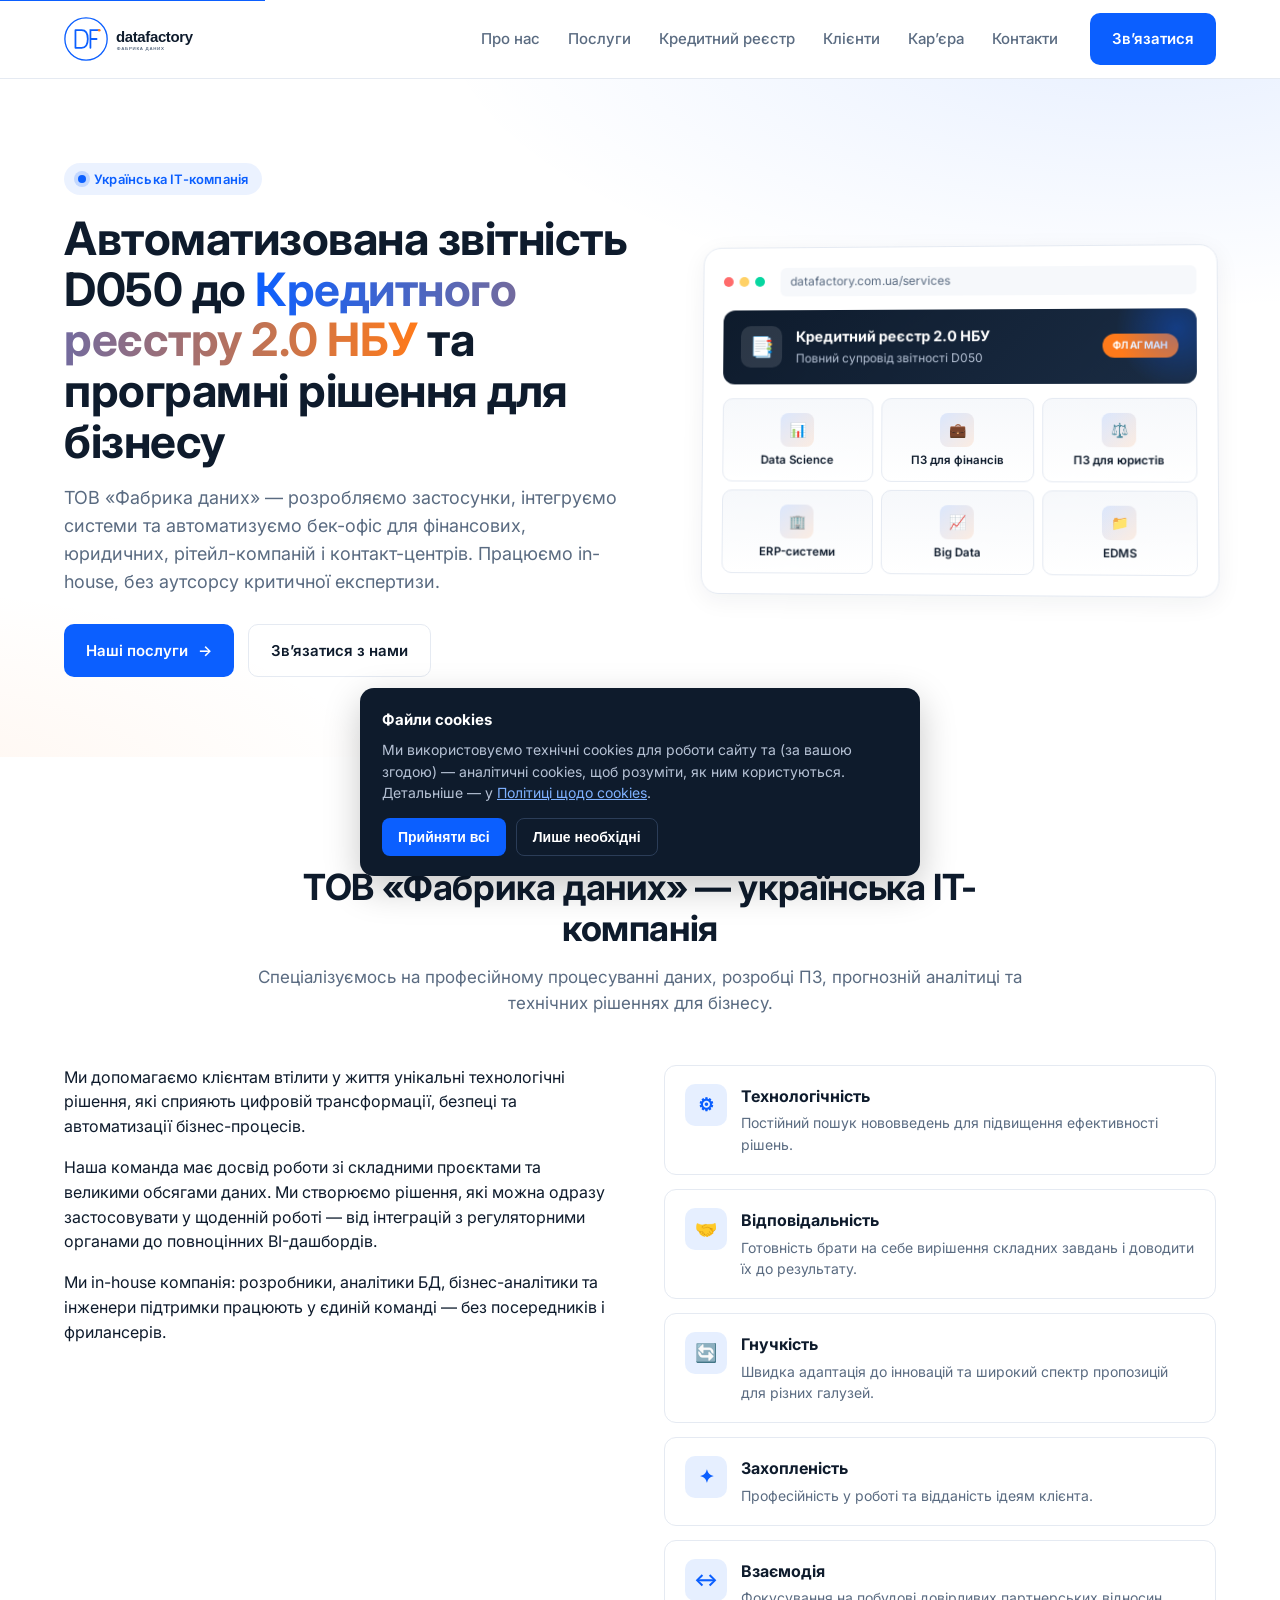
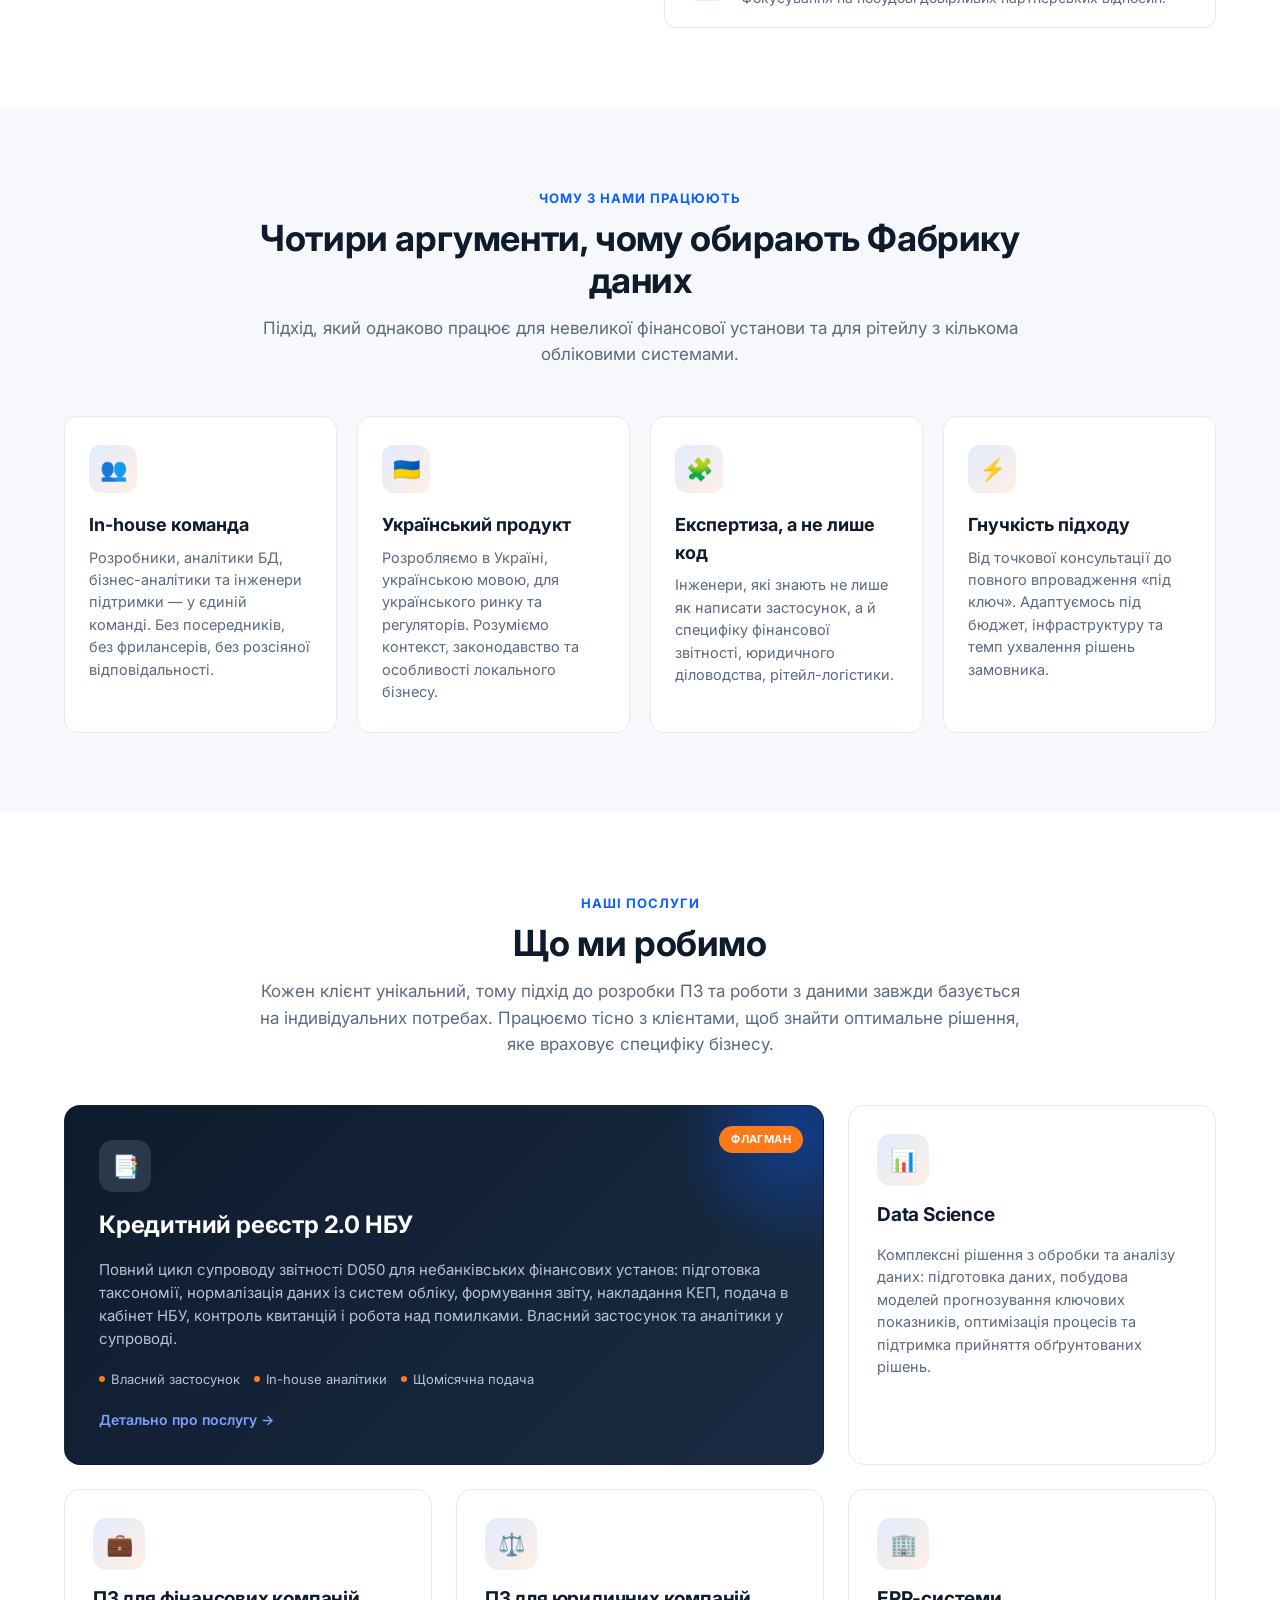
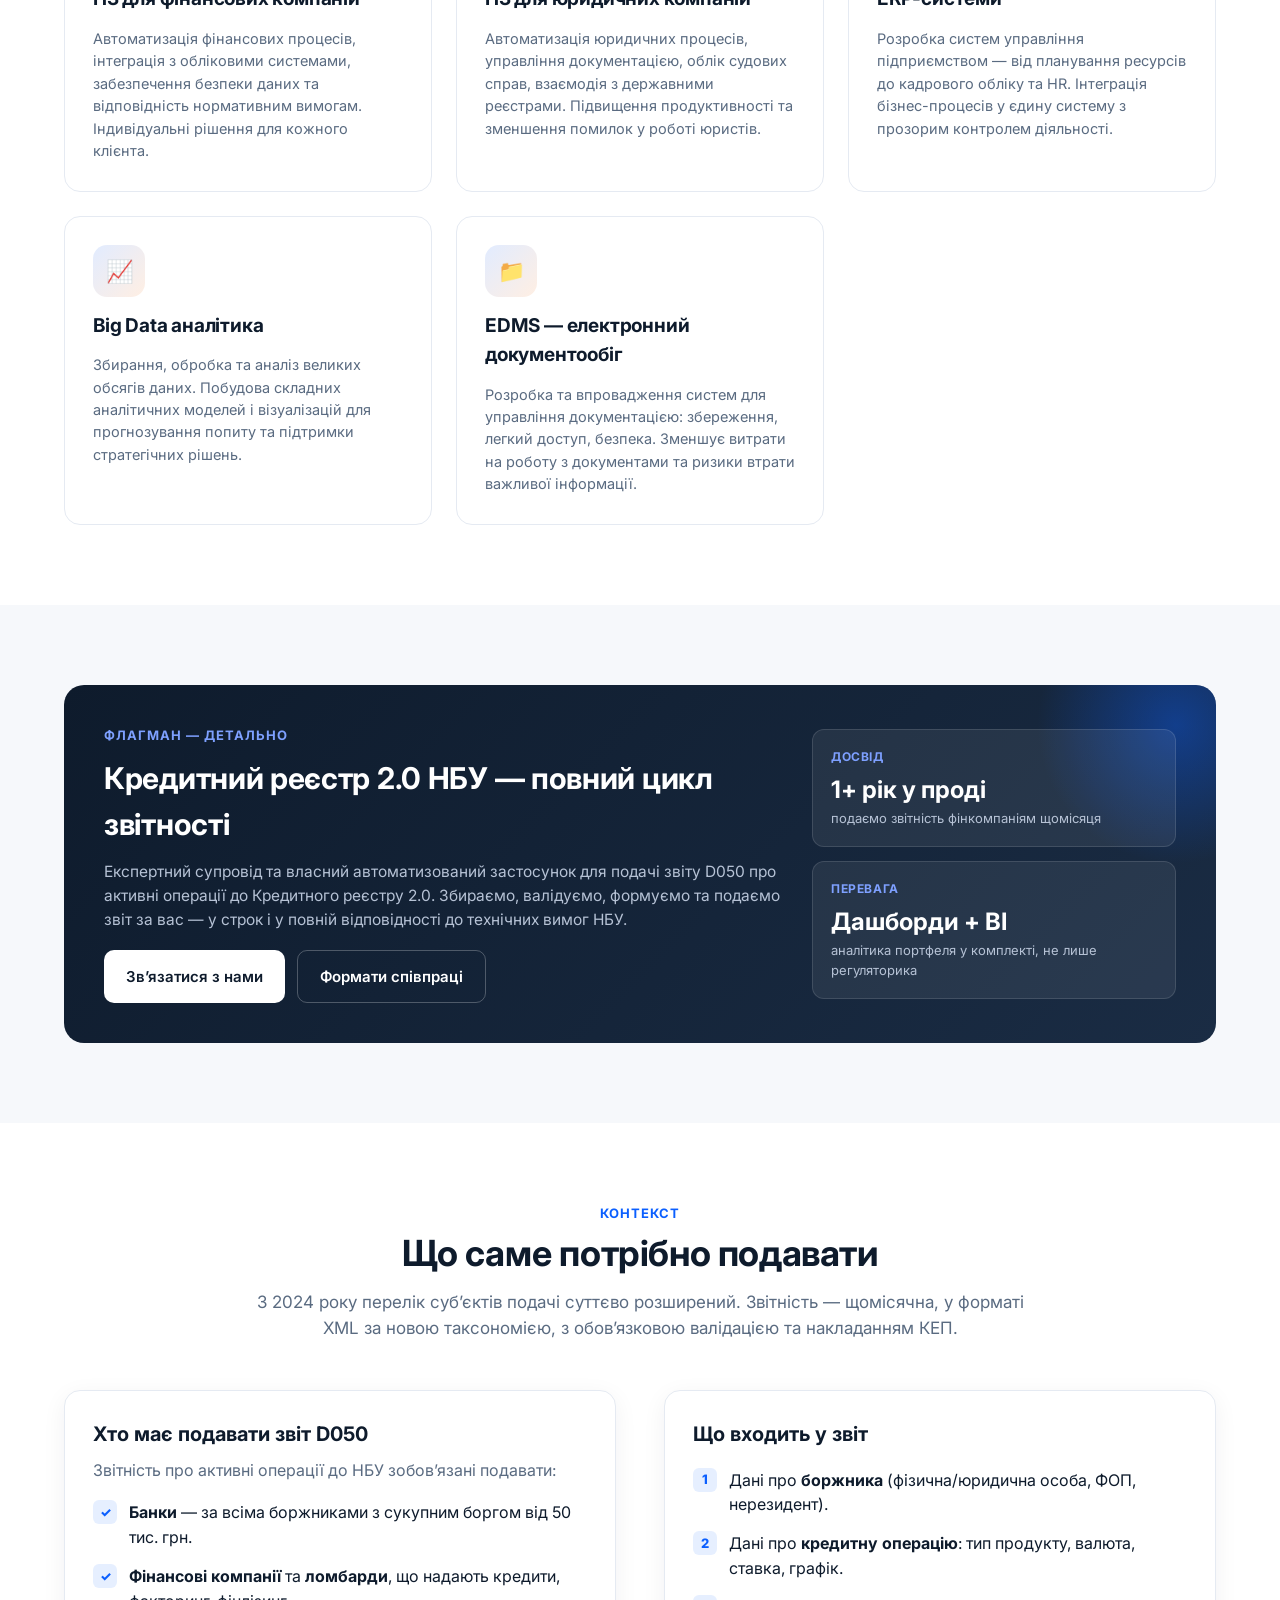
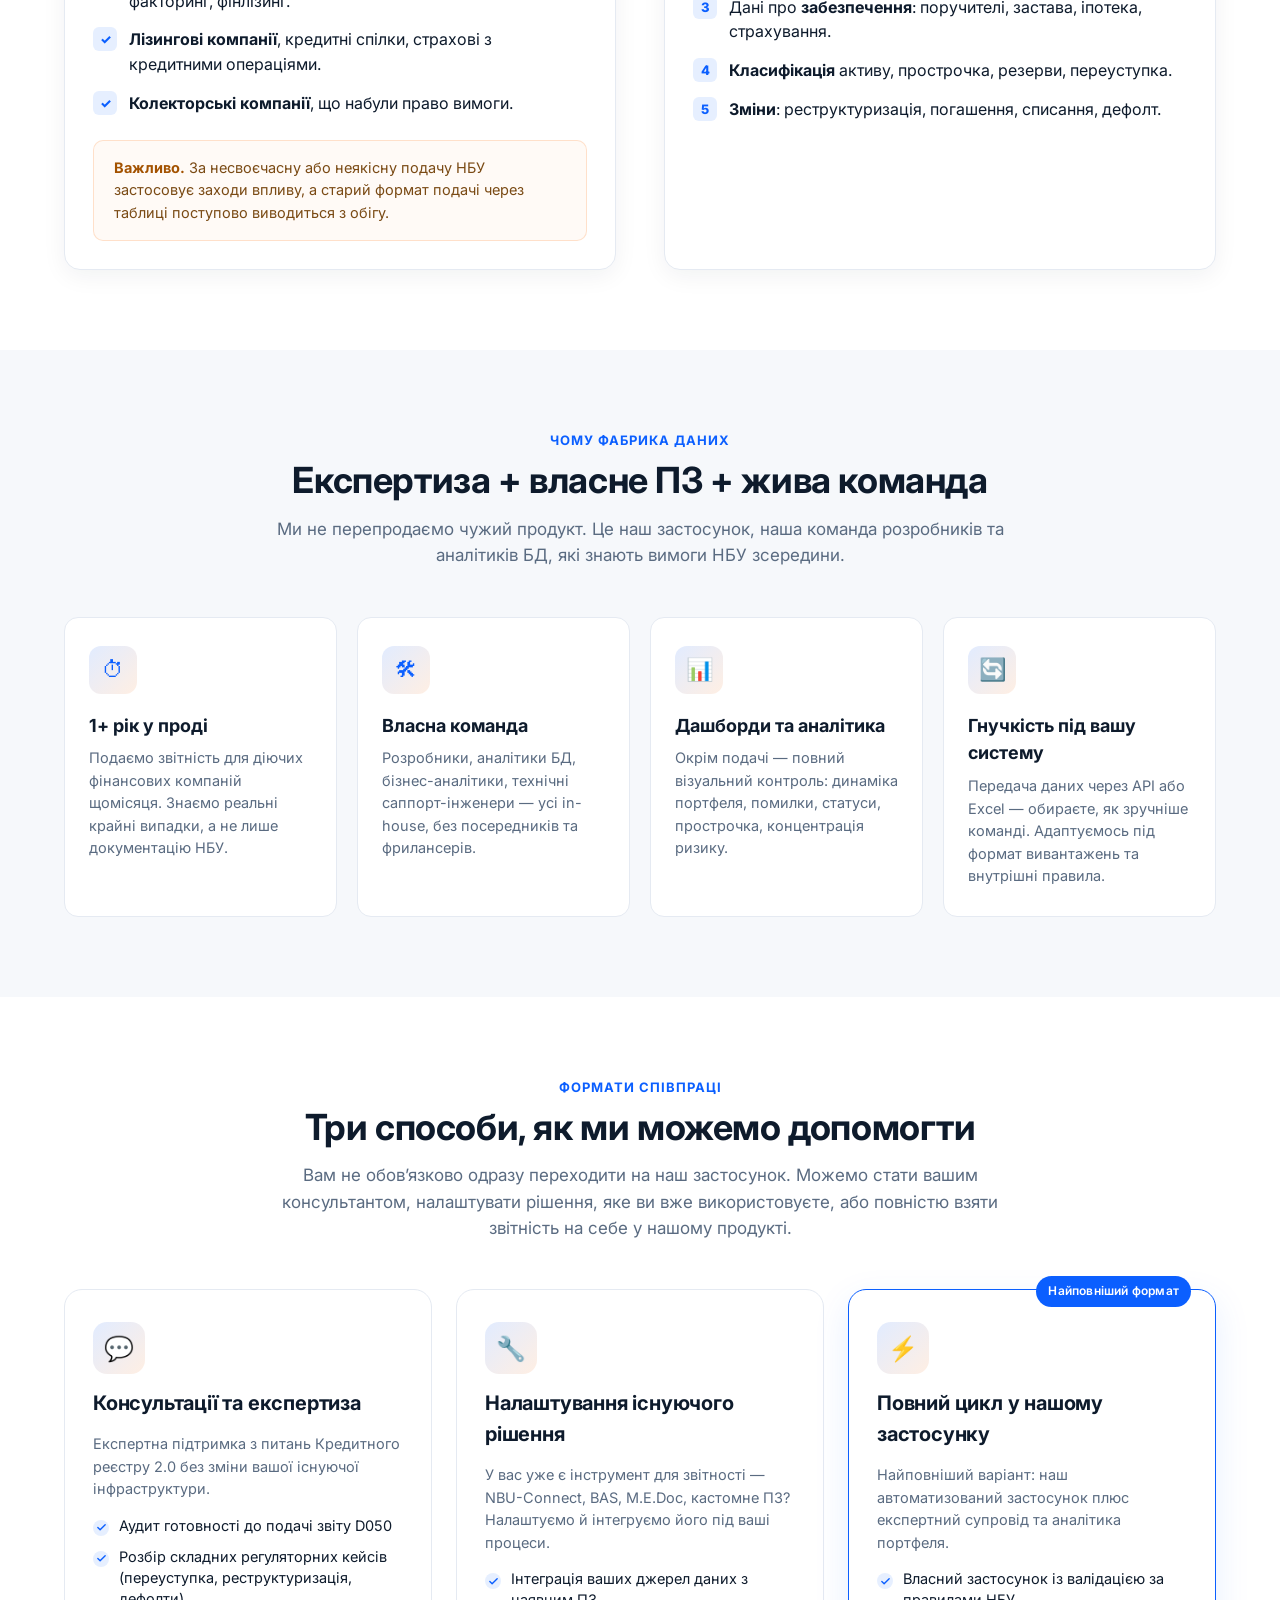
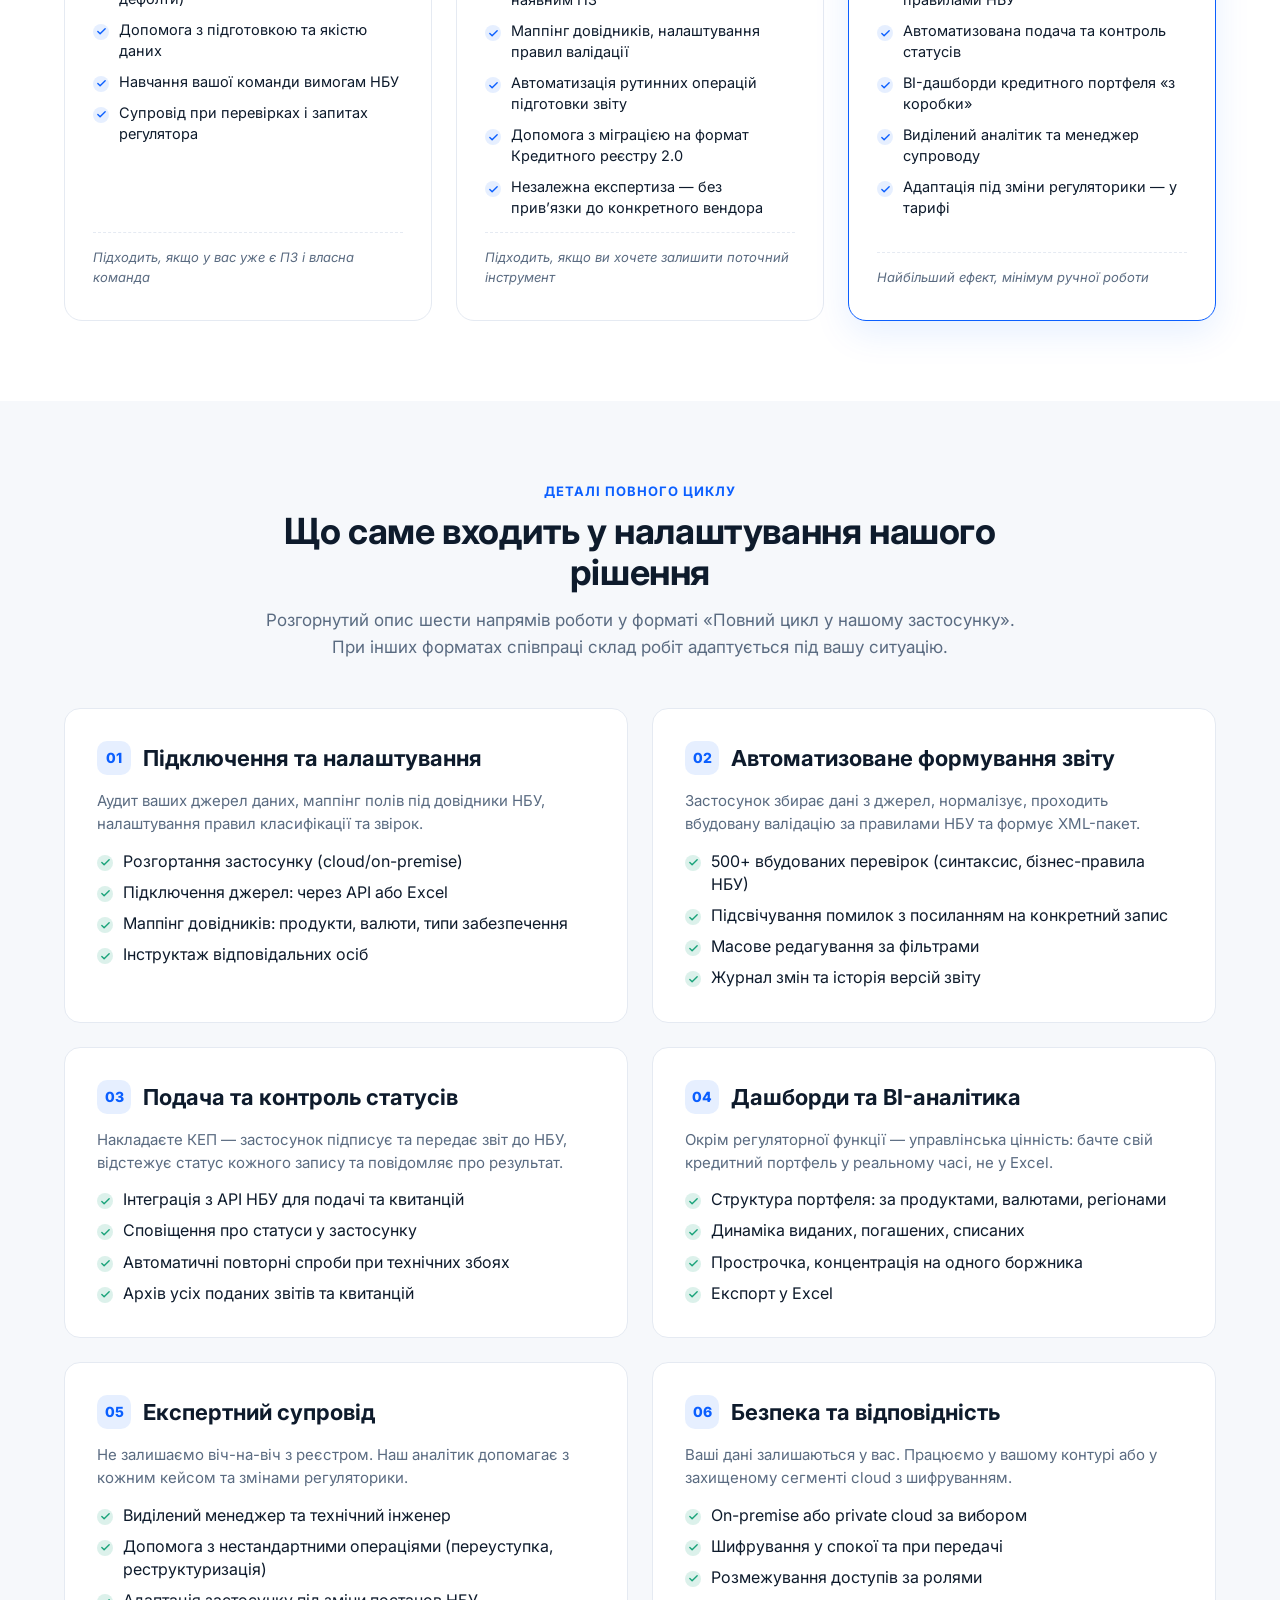
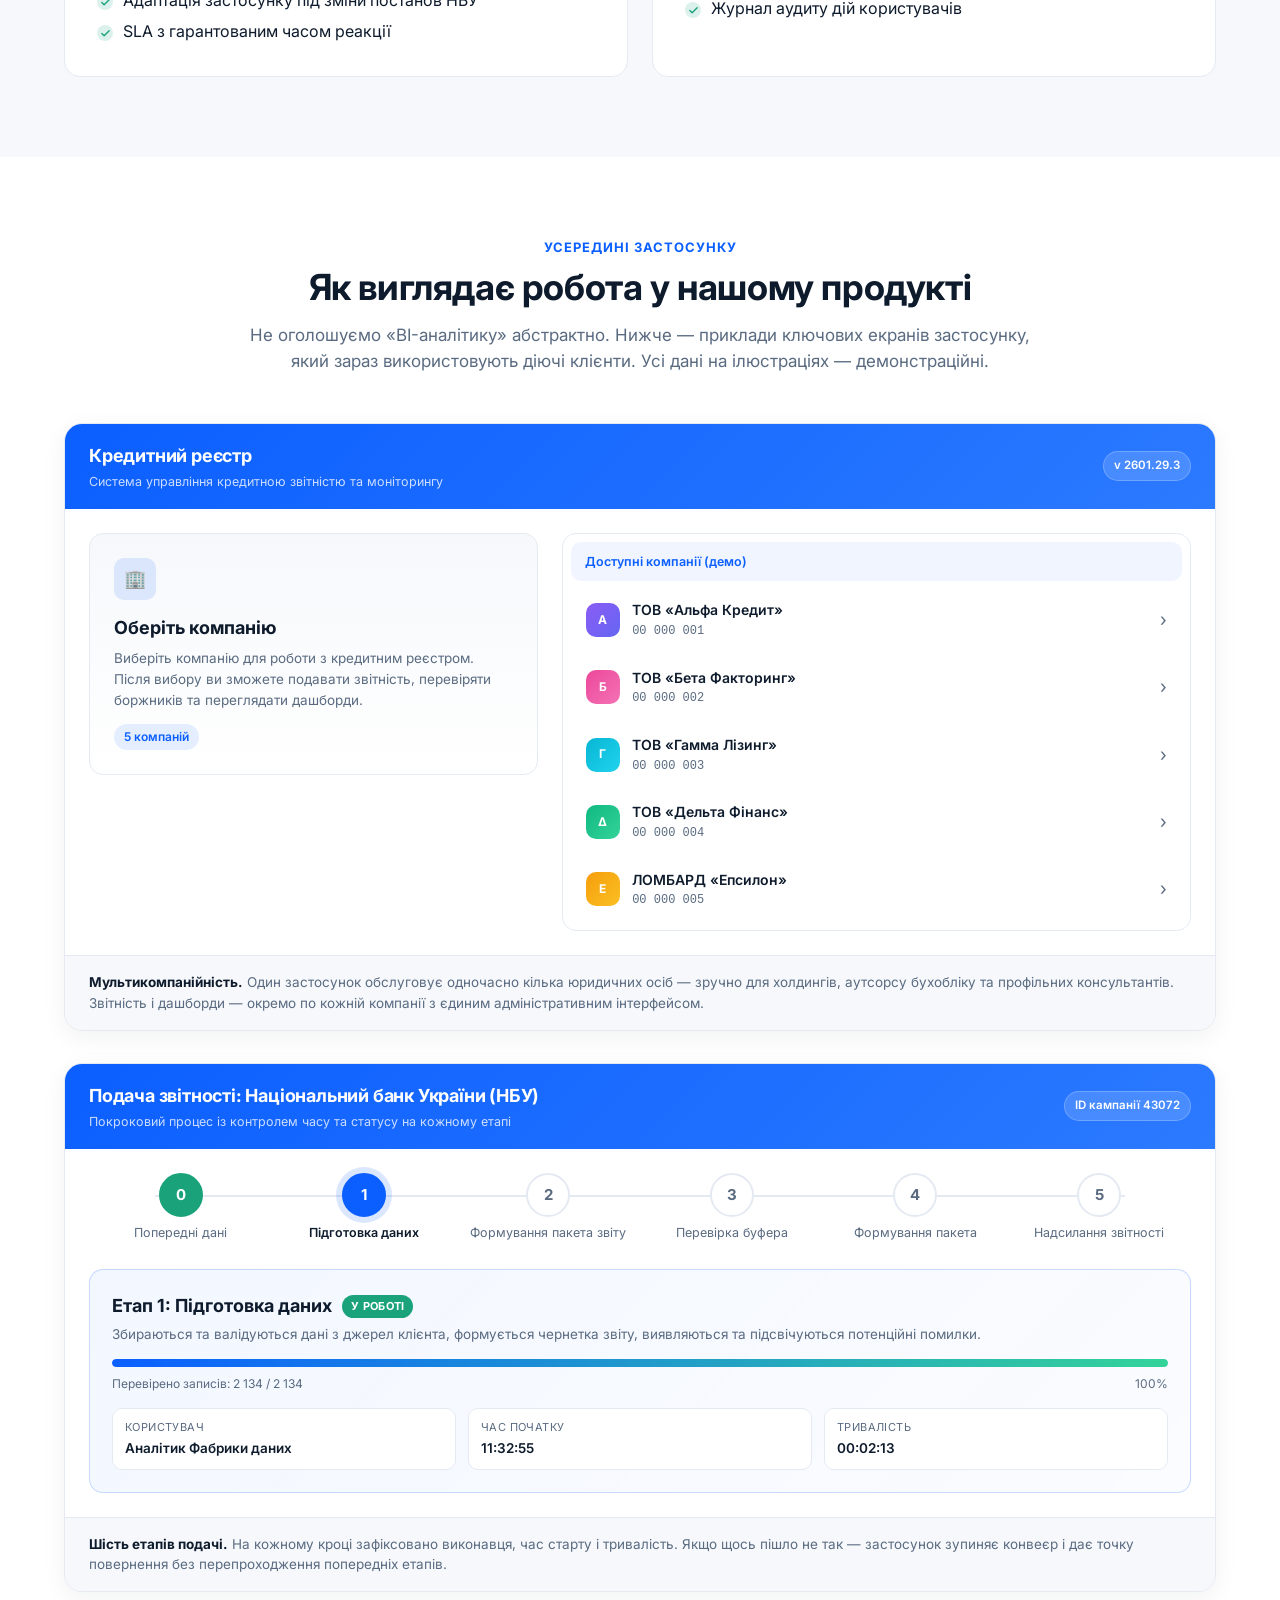
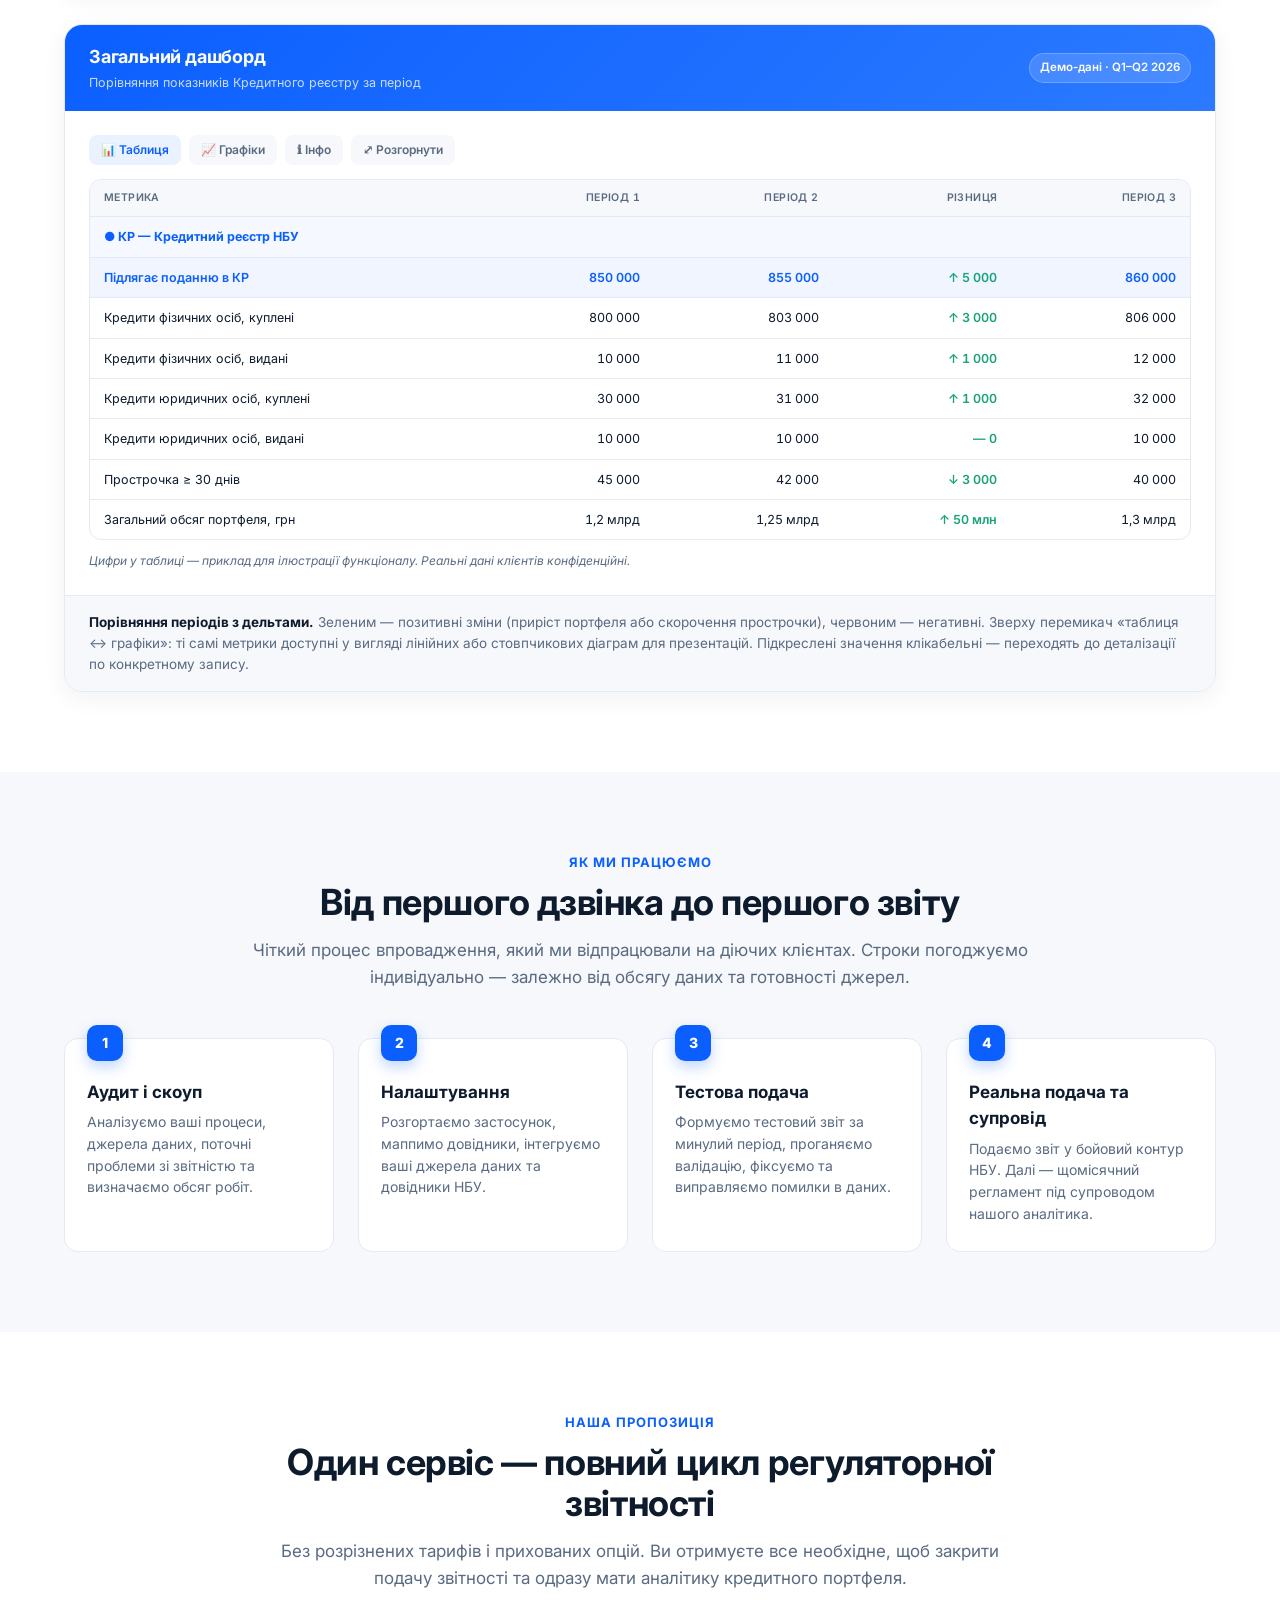
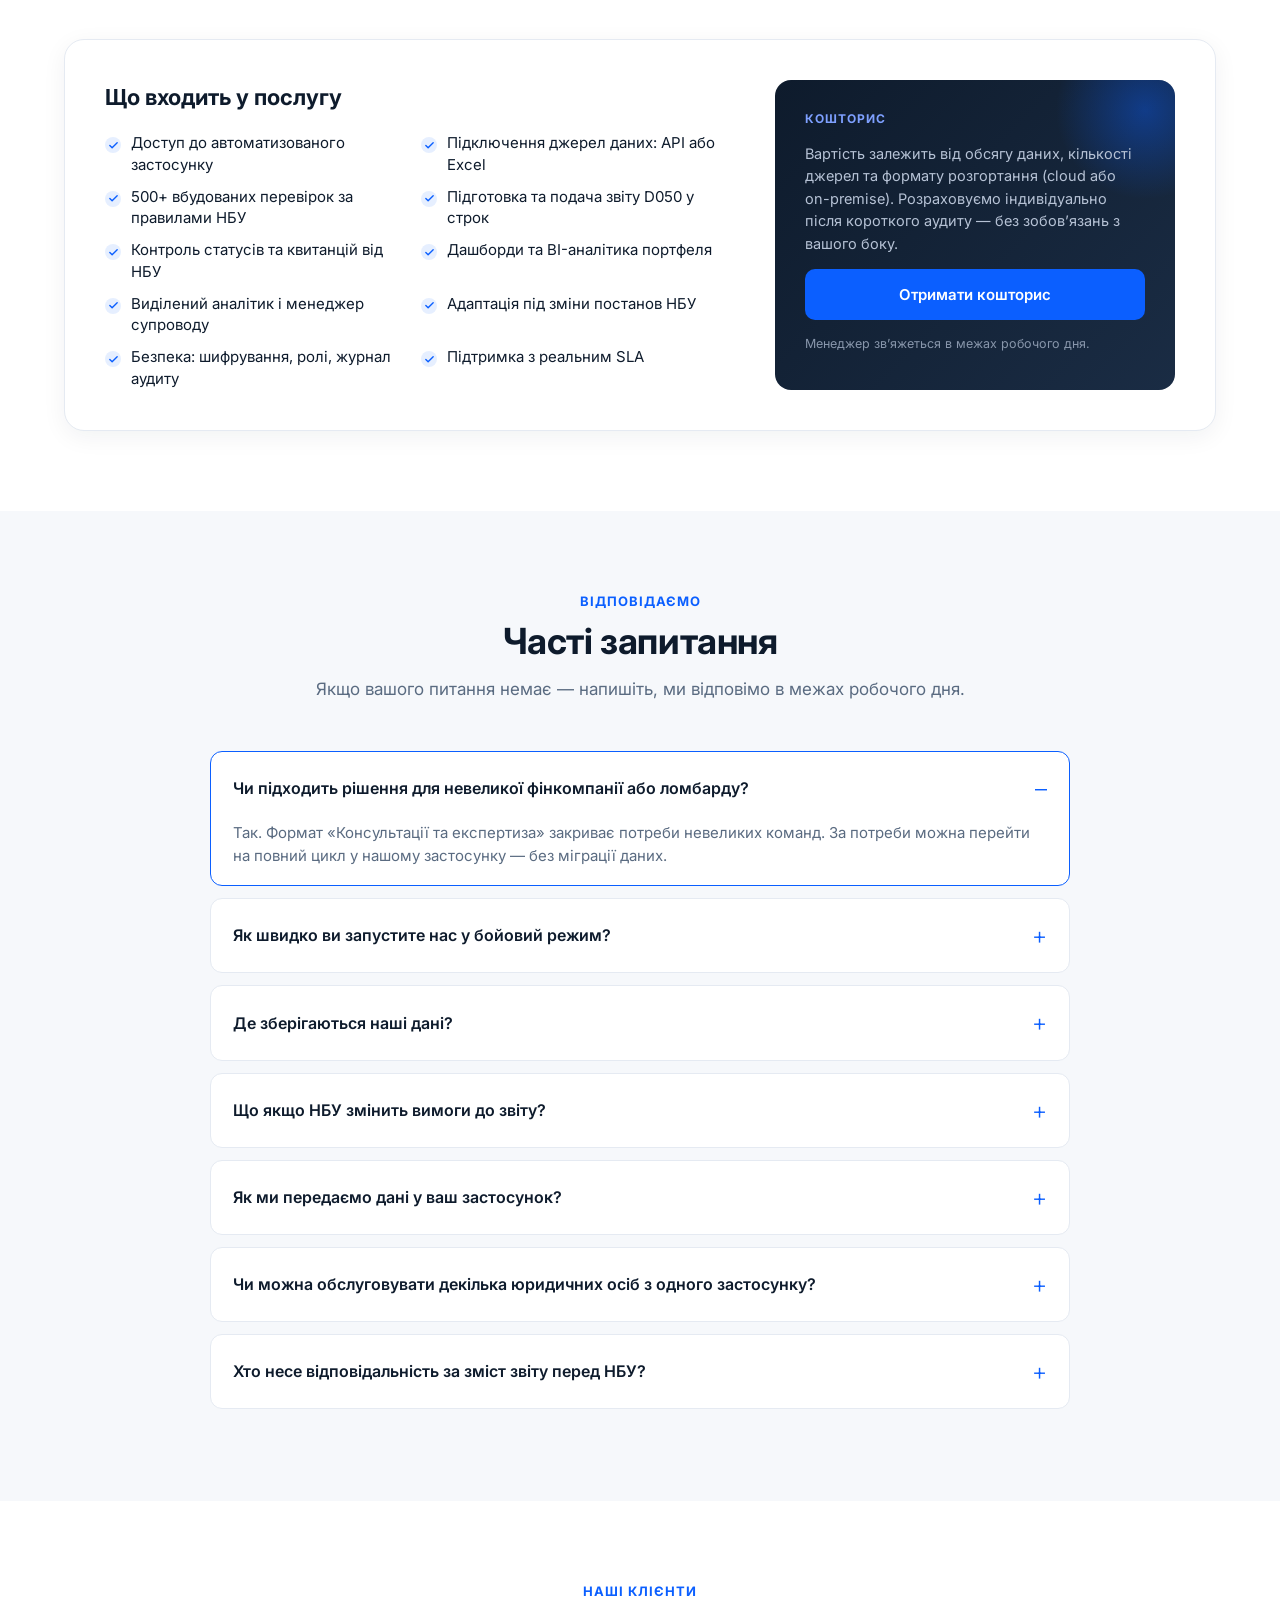
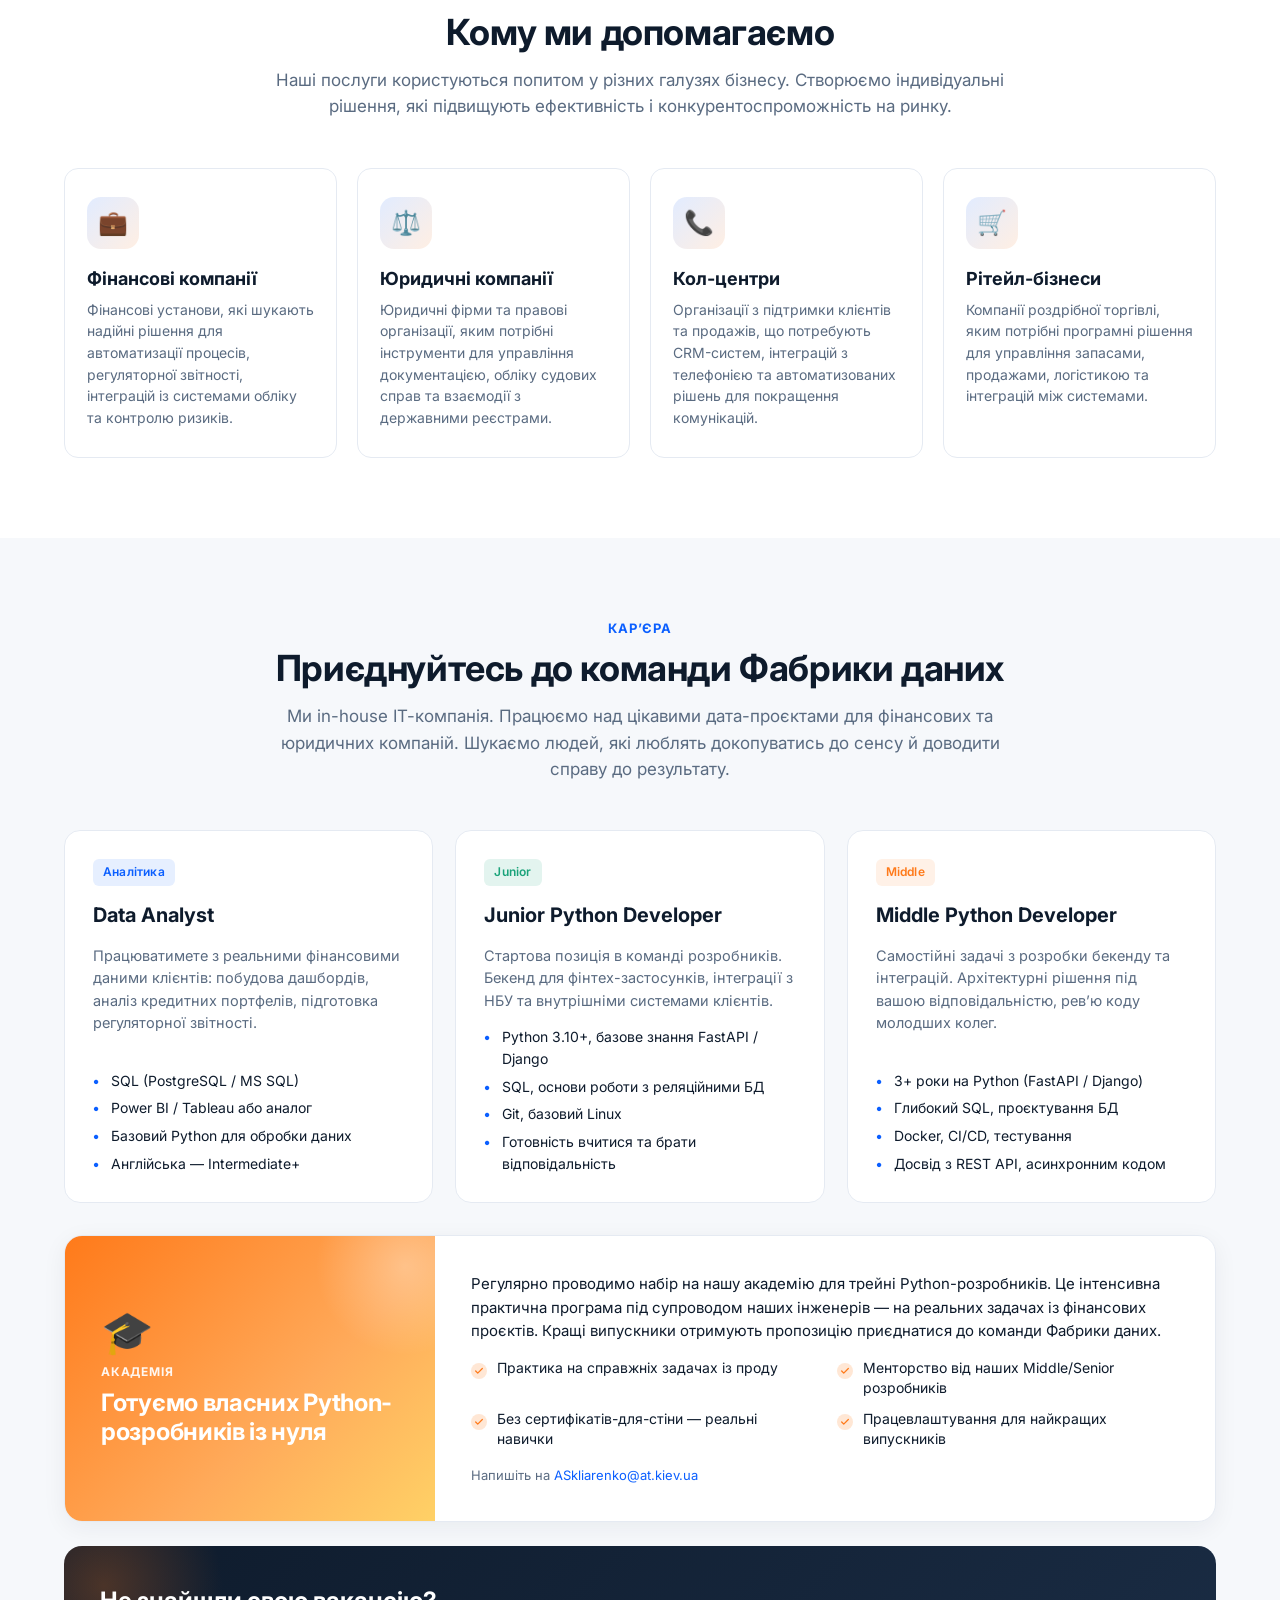
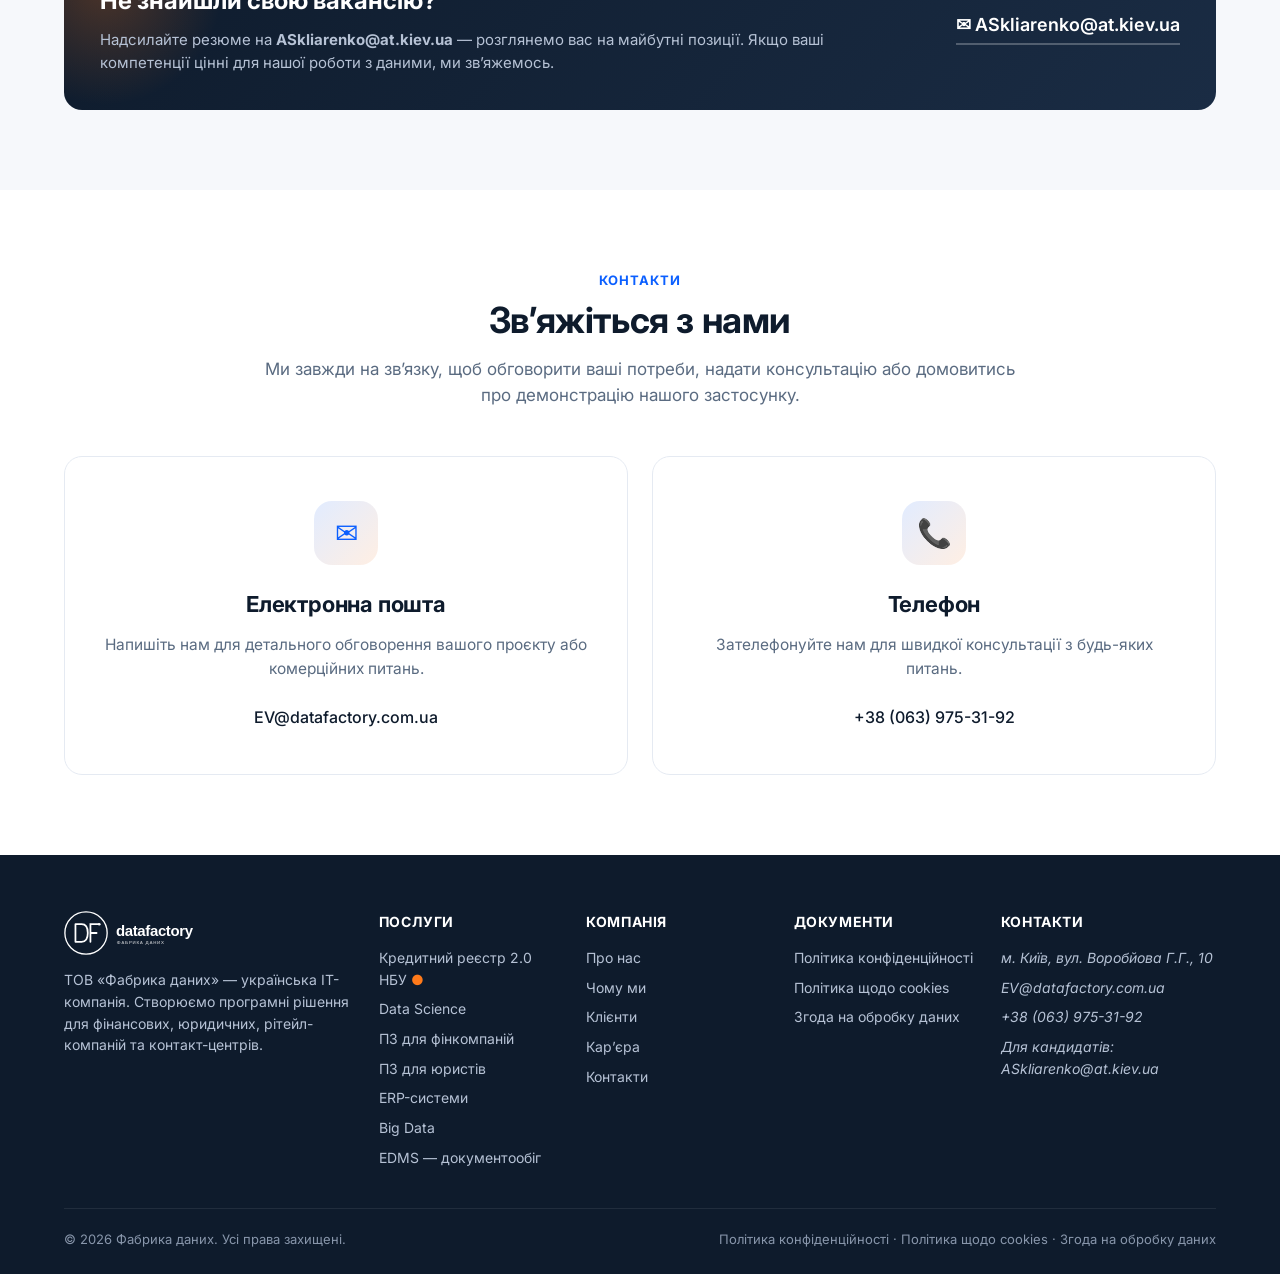
<file: index.html>
<!DOCTYPE html>
<html lang="uk">
<head>
<meta charset="UTF-8" />
<meta name="viewport" content="width=device-width, initial-scale=1.0" />
<title>Звітність до Кредитного реєстру 2.0 НБУ | Фабрика даних — Київ</title>
<meta name="description" content="Автоматизована подача звіту D050 до Кредитного реєстру 2.0 НБУ для фінкомпаній. Власний застосунок, BI-дашборди, команда аналітиків. Дізнайтесь більше →" />
<meta name="author" content="Фабрика даних — datafactory.com.ua" />
<link rel="canonical" href="https://datafactory.com.ua/" />
<link rel="alternate" hreflang="uk" href="https://datafactory.com.ua/" />
<link rel="alternate" hreflang="x-default" href="https://datafactory.com.ua/" />
<meta name="robots" content="index, follow, max-image-preview:large, max-snippet:-1, max-video-preview:-1" />
<meta name="theme-color" content="#0b5fff" media="(prefers-color-scheme: light)" />
<meta name="theme-color" content="#0b3acc" media="(prefers-color-scheme: dark)" />
<meta name="geo.region" content="UA-30" />
<meta name="geo.placename" content="Київ" />
<meta name="geo.position" content="50.4501;30.5234" />
<meta name="ICBM" content="50.4501, 30.5234" />

    <link rel="preload" href="css/style.css" as="style" />
    <link rel="preload" href="images/datafactory-logo-wordmark.svg" as="image" />
    <link rel="preconnect" href="https://fonts.googleapis.com">
    <link rel="preconnect" href="https://fonts.gstatic.com" crossorigin>
    <link href="https://fonts.googleapis.com/css2?family=Inter:wght@400;500;600;700;800&display=swap" rel="stylesheet">

    <meta property="og:type" content="website">
    <meta property="og:url" content="https://datafactory.com.ua/">
    <meta property="og:site_name" content="Фабрика даних">
    <meta property="og:title" content="Звітність до Кредитного реєстру 2.0 НБУ | Фабрика даних — Київ">
    <meta property="og:description" content="Автоматизована подача звіту D050 до Кредитного реєстру 2.0 НБУ для фінкомпаній. Власний застосунок, BI-дашборди, команда аналітиків.">
    <meta property="og:image" content="https://datafactory.com.ua/images/og-preview.png">
    <meta property="og:image:width" content="1200">
    <meta property="og:image:height" content="630">

    <meta property="twitter:card" content="summary_large_image">
    <meta property="twitter:url" content="https://datafactory.com.ua/">
    <meta property="twitter:title" content="Звітність до Кредитного реєстру 2.0 НБУ | Фабрика даних — Київ">
    <meta property="twitter:description" content="Автоматизована подача звіту D050 до Кредитного реєстру 2.0 НБУ для фінкомпаній. Власний застосунок, BI-дашборди, команда аналітиків.">
    <meta property="twitter:image" content="https://datafactory.com.ua/images/og-preview.png">

    <link rel="shortcut icon" href="favicon.ico" type="image/x-icon">
    <link rel="icon" type="image/svg+xml" href="images/favicons/favicon.svg">
    <link rel="icon" type="image/png" sizes="96x96" href="images/favicons/favicon-96x96.png">
    <link rel="apple-touch-icon" sizes="180x180" href="images/favicons/apple-touch-icon.png">
    <link rel="manifest" href="site.webmanifest">

    <link rel="stylesheet" href="css/style.css?v=3" />

</head>
<body>

<a href="#main-content" class="skip-link">Перейти до основного контенту</a>

<header class="site">
  <div class="container nav">
    <a class="logo" href="#top">
      <img src="images/datafactory-logo-wordmark.svg" alt="Логотип Фабрика даних — ІТ-компанія, Київ" width="160" height="44" />
    </a>
    <div class="nav-menu" id="navMenu">
      <nav class="nav-links" aria-label="Основна навігація">
        <a href="#about">Про нас</a>
        <a href="#services">Послуги</a>
        <a href="#credit-registry">Кредитний реєстр</a>
        <a href="#audience">Клієнти</a>
        <a href="#career">Карʼєра</a>
        <a href="#contact">Контакти</a>
      </nav>
      <div class="nav-cta">
        <a class="btn btn-primary" href="#contact">Звʼязатися</a>
      </div>
    </div>
    <button class="hamburger" id="hamburgerBtn" aria-label="Відкрити меню">
      <span class="bar"></span>
      <span class="bar"></span>
      <span class="bar"></span>
    </button>
  </div>
</header>

<main id="main-content">

<section class="hero" id="top">
  <div class="container hero-grid">
    <div>
      <span class="badge"><span class="dot"></span>Українська ІТ-компанія</span>
      <h1>Автоматизована звітність D050 до <span class="accent">Кредитного реєстру 2.0 НБУ</span> та програмні рішення для бізнесу</h1>
      <p class="lead">
        ТОВ «Фабрика даних» — розробляємо застосунки, інтегруємо системи та автоматизуємо
        бек-офіс для фінансових, юридичних, рітейл-компаній і контакт-центрів. Працюємо
        in-house, без аутсорсу критичної експертизи.
      </p>
      <div class="hero-cta">
        <a class="btn btn-primary" href="#services">
          Наші послуги
          <span aria-hidden="true">→</span>
        </a>
        <a class="btn btn-ghost" href="#contact">Звʼязатися з нами</a>
      </div>

    </div>

    <div class="hero-overview" aria-hidden="true">
      <div class="dash-bar">
        <span class="dot r"></span><span class="dot y"></span><span class="dot g"></span>
        <span class="url">datafactory.com.ua/services</span>
      </div>

      <div class="hsv-flag">
        <div class="hsv-icon">📑</div>
        <div class="hsv-content">
          <h4>Кредитний реєстр 2.0 НБУ</h4>
          <p>Повний супровід звітності D050</p>
        </div>
        <span class="hsv-badge">Флагман</span>
      </div>

      <div class="hsv-grid">
        <div class="hsv-tile"><div class="ico">📊</div><div class="nm">Data Science</div></div>
        <div class="hsv-tile"><div class="ico">💼</div><div class="nm">ПЗ для фінансів</div></div>
        <div class="hsv-tile"><div class="ico">⚖️</div><div class="nm">ПЗ для юристів</div></div>
        <div class="hsv-tile"><div class="ico">🏢</div><div class="nm">ERP-системи</div></div>
        <div class="hsv-tile"><div class="ico">📈</div><div class="nm">Big Data</div></div>
        <div class="hsv-tile"><div class="ico">📁</div><div class="nm">EDMS</div></div>
      </div>
    </div>
  </div>
</section>

<section id="about">
  <div class="container">
    <div class="section-head">
      <div class="eyebrow">Про компанію</div>
      <h2>ТОВ «Фабрика даних» — українська ІТ-компанія</h2>
      <p>Спеціалізуємось на професійному процесуванні даних, розробці ПЗ, прогнозній аналітиці та технічних рішеннях для бізнесу.</p>
    </div>
    <div class="about-grid">
      <div class="about-text">
        <p>Ми допомагаємо клієнтам втілити у життя унікальні технологічні рішення, які сприяють цифровій трансформації, безпеці та автоматизації бізнес-процесів.</p>
        <p>Наша команда має досвід роботи зі складними проєктами та великими обсягами даних. Ми створюємо рішення, які можна одразу застосовувати у щоденній роботі — від інтеграцій з регуляторними органами до повноцінних BI-дашбордів.</p>
        <p>Ми in-house компанія: розробники, аналітики БД, бізнес-аналітики та інженери підтримки працюють у єдиній команді — без посередників і фрилансерів.</p>
      </div>
      <div class="values">
        <div class="value">
          <div class="value-icon">⚙</div>
          <div><h4>Технологічність</h4><p>Постійний пошук нововведень для підвищення ефективності рішень.</p></div>
        </div>
        <div class="value">
          <div class="value-icon">🤝</div>
          <div><h4>Відповідальність</h4><p>Готовність брати на себе вирішення складних завдань і доводити їх до результату.</p></div>
        </div>
        <div class="value">
          <div class="value-icon">🔄</div>
          <div><h4>Гнучкість</h4><p>Швидка адаптація до інновацій та широкий спектр пропозицій для різних галузей.</p></div>
        </div>
        <div class="value">
          <div class="value-icon">✦</div>
          <div><h4>Захопленість</h4><p>Професійність у роботі та відданість ідеям клієнта.</p></div>
        </div>
        <div class="value">
          <div class="value-icon">↔</div>
          <div><h4>Взаємодія</h4><p>Фокусування на побудові довірливих партнерських відносин.</p></div>
        </div>
      </div>
    </div>
  </div>
</section>

<section id="why-us" class="alt">
  <div class="container">
    <div class="section-head">
      <div class="eyebrow">Чому з нами працюють</div>
      <h2>Чотири аргументи, чому обирають Фабрику даних</h2>
      <p>Підхід, який однаково працює для невеликої фінансової установи та для рітейлу з кількома обліковими системами.</p>
    </div>
    <div class="why-grid">
      <div class="why-card reveal">
        <div class="why-icon">👥</div>
        <h3>In-house команда</h3>
        <p>Розробники, аналітики БД, бізнес-аналітики та інженери підтримки — у єдиній команді. Без посередників, без фрилансерів, без розсіяної відповідальності.</p>
      </div>
      <div class="why-card reveal">
        <div class="why-icon">🇺🇦</div>
        <h3>Український продукт</h3>
        <p>Розробляємо в Україні, українською мовою, для українського ринку та регуляторів. Розуміємо контекст, законодавство та особливості локального бізнесу.</p>
      </div>
      <div class="why-card reveal">
        <div class="why-icon">🧩</div>
        <h3>Експертиза, а не лише код</h3>
        <p>Інженери, які знають не лише як написати застосунок, а й специфіку фінансової звітності, юридичного діловодства, рітейл-логістики.</p>
      </div>
      <div class="why-card reveal">
        <div class="why-icon">⚡</div>
        <h3>Гнучкість підходу</h3>
        <p>Від точкової консультації до повного впровадження «під ключ». Адаптуємось під бюджет, інфраструктуру та темп ухвалення рішень замовника.</p>
      </div>
    </div>
  </div>
</section>

<section id="services">
  <div class="container">
    <div class="section-head">
      <div class="eyebrow">Наші послуги</div>
      <h2>Що ми робимо</h2>
      <p>Кожен клієнт унікальний, тому підхід до розробки ПЗ та роботи з даними завжди базується на індивідуальних потребах. Працюємо тісно з клієнтами, щоб знайти оптимальне рішення, яке враховує специфіку бізнесу.</p>
    </div>

    <div class="services-grid">

      <article class="svc-card flagship">
        <span class="flagship-badge">Флагман</span>
        <div class="svc-icon" aria-hidden="true">📑</div>
        <h3>Кредитний реєстр 2.0 НБУ</h3>
        <p>Повний цикл супроводу звітності D050 для небанківських фінансових установ: підготовка таксономії, нормалізація даних із систем обліку, формування звіту, накладання КЕП, подача в кабінет НБУ, контроль квитанцій і робота над помилками. Власний застосунок та аналітики у супроводі.</p>
        <div class="flag-features">
          <span class="flag-feat">Власний застосунок</span>
          <span class="flag-feat">In-house аналітики</span>
          <span class="flag-feat">Щомісячна подача</span>
        </div>
        <a class="more" href="#credit-registry">Детально про послугу →</a>
      </article>

      <article class="svc-card reveal">
        <div class="svc-icon" aria-hidden="true">📊</div>
        <h3>Data Science</h3>
        <p>Комплексні рішення з обробки та аналізу даних: підготовка даних, побудова моделей прогнозування ключових показників, оптимізація процесів та підтримка прийняття обґрунтованих рішень.</p>
      </article>

      <article class="svc-card reveal">
        <div class="svc-icon" aria-hidden="true">💼</div>
        <h3>ПЗ для фінансових компаній</h3>
        <p>Автоматизація фінансових процесів, інтеграція з обліковими системами, забезпечення безпеки даних та відповідність нормативним вимогам. Індивідуальні рішення для кожного клієнта.</p>
      </article>

      <article class="svc-card reveal">
        <div class="svc-icon" aria-hidden="true">⚖️</div>
        <h3>ПЗ для юридичних компаній</h3>
        <p>Автоматизація юридичних процесів, управління документацією, облік судових справ, взаємодія з державними реєстрами. Підвищення продуктивності та зменшення помилок у роботі юристів.</p>
      </article>

      <article class="svc-card reveal">
        <div class="svc-icon" aria-hidden="true">🏢</div>
        <h3>ERP-системи</h3>
        <p>Розробка систем управління підприємством — від планування ресурсів до кадрового обліку та HR. Інтеграція бізнес-процесів у єдину систему з прозорим контролем діяльності.</p>
      </article>

      <article class="svc-card reveal">
        <div class="svc-icon" aria-hidden="true">📈</div>
        <h3>Big Data аналітика</h3>
        <p>Збирання, обробка та аналіз великих обсягів даних. Побудова складних аналітичних моделей і візуалізацій для прогнозування попиту та підтримки стратегічних рішень.</p>
      </article>

      <article class="svc-card reveal">
        <div class="svc-icon" aria-hidden="true">📁</div>
        <h3>EDMS — електронний документообіг</h3>
        <p>Розробка та впровадження систем для управління документацією: збереження, легкий доступ, безпека. Зменшує витрати на роботу з документами та ризики втрати важливої інформації.</p>
      </article>

    </div>
  </div>
</section>


<section id="credit-registry" class="alt">
  <div class="container">
    <div class="cr-intro reveal">
      <div>
        <div class="eyebrow">Флагман — детально</div>
        <h2>Кредитний реєстр 2.0 НБУ — повний цикл звітності</h2>
        <p>
          Експертний супровід та власний автоматизований застосунок для
          подачі звіту D050 про активні операції до Кредитного реєстру 2.0.
          Збираємо, валідуємо, формуємо та подаємо звіт за вас — у строк і у
          повній відповідності до технічних вимог НБУ.
        </p>
        <div class="cr-intro-actions">
          <a class="btn btn-light" href="#contact">Звʼязатися з нами</a>
          <a class="btn btn-ghost btn-ghost-light" href="#cr-formats">Формати співпраці</a>
        </div>
      </div>
      <div class="cr-metrics">
        <div class="cr-metric-card">
          <div class="cr-metric-eyebrow">Досвід</div>
          <div class="cr-metric-val">1+ рік у проді</div>
          <div class="cr-metric-desc">подаємо звітність фінкомпаніям щомісяця</div>
        </div>
        <div class="cr-metric-card">
          <div class="cr-metric-eyebrow">Перевага</div>
          <div class="cr-metric-val">Дашборди + BI</div>
          <div class="cr-metric-desc">аналітика портфеля у комплекті, не лише регуляторика</div>
        </div>
      </div>
    </div>
  </div>
</section>

<section id="cr-context">
  <div class="container">
    <div class="section-head">
      <div class="eyebrow">Контекст</div>
      <h2>Що саме потрібно подавати</h2>
      <p>З 2024 року перелік субʼєктів подачі суттєво розширений. Звітність — щомісячна, у форматі XML за новою таксономією, з обовʼязковою валідацією та накладанням КЕП.</p>
    </div>
    <div class="ctx-grid">
      <div class="ctx-card">
        <h3 class="ctx-title">Хто має подавати звіт D050</h3>
        <p class="ctx-subtitle">Звітність про активні операції до НБУ зобовʼязані подавати:</p>
        <div class="ctx-list">
          <div class="li"><span class="ico">✓</span><div><b>Банки</b> — за всіма боржниками з сукупним боргом від 50 тис. грн.</div></div>
          <div class="li"><span class="ico">✓</span><div><b>Фінансові компанії</b> та <b>ломбарди</b>, що надають кредити, факторинг, фінлізинг.</div></div>
          <div class="li"><span class="ico">✓</span><div><b>Лізингові компанії</b>, кредитні спілки, страхові з кредитними операціями.</div></div>
          <div class="li"><span class="ico">✓</span><div><b>Колекторські компанії</b>, що набули право вимоги.</div></div>
        </div>
        <div class="ctx-warn">
          <strong>Важливо.</strong> За несвоєчасну або неякісну подачу НБУ застосовує заходи впливу, а старий формат подачі через таблиці поступово виводиться з обігу.
        </div>
      </div>
      <div class="ctx-card">
        <h3 class="ctx-title" style="margin-bottom:14px">Що входить у звіт</h3>
        <div class="ctx-list">
          <div class="li"><span class="ico">1</span><div>Дані про <b>боржника</b> (фізична/юридична особа, ФОП, нерезидент).</div></div>
          <div class="li"><span class="ico">2</span><div>Дані про <b>кредитну операцію</b>: тип продукту, валюта, ставка, графік.</div></div>
          <div class="li"><span class="ico">3</span><div>Дані про <b>забезпечення</b>: поручителі, застава, іпотека, страхування.</div></div>
          <div class="li"><span class="ico">4</span><div><b>Класифікація</b> активу, прострочка, резерви, переуступка.</div></div>
          <div class="li"><span class="ico">5</span><div><b>Зміни</b>: реструктуризація, погашення, списання, дефолт.</div></div>
        </div>
      </div>
    </div>
  </div>
</section>

<section id="cr-why" class="alt">
  <div class="container">
    <div class="section-head">
      <div class="eyebrow">Чому Фабрика даних</div>
      <h2>Експертиза + власне ПЗ + жива команда</h2>
      <p>Ми не перепродаємо чужий продукт. Це наш застосунок, наша команда розробників та аналітиків БД, які знають вимоги НБУ зсередини.</p>
    </div>
    <div class="why-grid">
      <div class="why-card reveal">
        <div class="why-icon">⏱</div>
        <h3>1+ рік у проді</h3>
        <p>Подаємо звітність для діючих фінансових компаній щомісяця. Знаємо реальні крайні випадки, а не лише документацію НБУ.</p>
      </div>
      <div class="why-card reveal">
        <div class="why-icon">🛠</div>
        <h3>Власна команда</h3>
        <p>Розробники, аналітики БД, бізнес-аналітики, технічні саппорт-інженери — усі in-house, без посередників та фрилансерів.</p>
      </div>
      <div class="why-card reveal">
        <div class="why-icon">📊</div>
        <h3>Дашборди та аналітика</h3>
        <p>Окрім подачі — повний візуальний контроль: динаміка портфеля, помилки, статуси, прострочка, концентрація ризику.</p>
      </div>
      <div class="why-card reveal">
        <div class="why-icon">🔄</div>
        <h3>Гнучкість під вашу систему</h3>
        <p>Передача даних через API або Excel — обираєте, як зручніше команді. Адаптуємось під формат вивантажень та внутрішні правила.</p>
      </div>
    </div>
  </div>
</section>

<section id="cr-formats">
  <div class="container">
    <div class="section-head">
      <div class="eyebrow">Формати співпраці</div>
      <h2>Три способи, як ми можемо допомогти</h2>
      <p>Вам не обовʼязково одразу переходити на наш застосунок. Можемо стати вашим консультантом, налаштувати рішення, яке ви вже використовуєте, або повністю взяти звітність на себе у нашому продукті.</p>
    </div>
    <div class="formats-grid">

      <div class="format reveal">
        <div class="format-icon" aria-hidden="true">💬</div>
        <h3>Консультації та експертиза</h3>
        <p class="lead">Експертна підтримка з питань Кредитного реєстру 2.0 без зміни вашої існуючої інфраструктури.</p>
        <ul class="check-list check-list-blue">
          <li>Аудит готовності до подачі звіту D050</li>
          <li>Розбір складних регуляторних кейсів (переуступка, реструктуризація, дефолти)</li>
          <li>Допомога з підготовкою та якістю даних</li>
          <li>Навчання вашої команди вимогам НБУ</li>
          <li>Супровід при перевірках і запитах регулятора</li>
        </ul>
        <div class="format-foot">Підходить, якщо у вас уже є ПЗ і власна команда</div>
      </div>

      <div class="format reveal">
        <div class="format-icon" aria-hidden="true">🔧</div>
        <h3>Налаштування існуючого рішення</h3>
        <p class="lead">У вас уже є інструмент для звітності — NBU-Connect, BAS, M.E.Doc, кастомне ПЗ? Налаштуємо й інтегруємо його під ваші процеси.</p>
        <ul class="check-list check-list-blue">
          <li>Інтеграція ваших джерел даних з наявним ПЗ</li>
          <li>Маппінг довідників, налаштування правил валідації</li>
          <li>Автоматизація рутинних операцій підготовки звіту</li>
          <li>Допомога з міграцією на формат Кредитного реєстру 2.0</li>
          <li>Незалежна експертиза — без привʼязки до конкретного вендора</li>
        </ul>
        <div class="format-foot">Підходить, якщо ви хочете залишити поточний інструмент</div>
      </div>

      <div class="format featured reveal">
        <div class="format-icon" aria-hidden="true">⚡</div>
        <h3>Повний цикл у нашому застосунку</h3>
        <p class="lead">Найповніший варіант: наш автоматизований застосунок плюс експертний супровід та аналітика портфеля.</p>
        <ul class="check-list check-list-blue">
          <li>Власний застосунок із валідацією за правилами НБУ</li>
          <li>Автоматизована подача та контроль статусів</li>
          <li>BI-дашборди кредитного портфеля «з коробки»</li>
          <li>Виділений аналітик та менеджер супроводу</li>
          <li>Адаптація під зміни регуляторики — у тарифі</li>
        </ul>
        <div class="format-foot">Найбільший ефект, мінімум ручної роботи</div>
      </div>

    </div>
  </div>
</section>

<section id="cr-product" class="alt">
  <div class="container">
    <div class="section-head">
      <div class="eyebrow">Деталі повного циклу</div>
      <h2>Що саме входить у налаштування нашого рішення</h2>
      <p>Розгорнутий опис шести напрямів роботи у форматі «Повний цикл у нашому застосунку». При інших форматах співпраці склад робіт адаптується під вашу ситуацію.</p>
    </div>

    <div class="svc-grid">
      <div class="svc reveal">
        <h3><span class="num">01</span>Підключення та налаштування</h3>
        <p>Аудит ваших джерел даних, маппінг полів під довідники НБУ, налаштування правил класифікації та звірок.</p>
        <ul class="check-list check-list-green">
          <li>Розгортання застосунку (cloud/on-premise)</li>
          <li>Підключення джерел: через API або Excel</li>
          <li>Маппінг довідників: продукти, валюти, типи забезпечення</li>
          <li>Інструктаж відповідальних осіб</li>
        </ul>
      </div>

      <div class="svc reveal">
        <h3><span class="num">02</span>Автоматизоване формування звіту</h3>
        <p>Застосунок збирає дані з джерел, нормалізує, проходить вбудовану валідацію за правилами НБУ та формує XML-пакет.</p>
        <ul class="check-list check-list-green">
          <li>500+ вбудованих перевірок (синтаксис, бізнес-правила НБУ)</li>
          <li>Підсвічування помилок з посиланням на конкретний запис</li>
          <li>Масове редагування за фільтрами</li>
          <li>Журнал змін та історія версій звіту</li>
        </ul>
      </div>

      <div class="svc reveal">
        <h3><span class="num">03</span>Подача та контроль статусів</h3>
        <p>Накладаєте КЕП — застосунок підписує та передає звіт до НБУ, відстежує статус кожного запису та повідомляє про результат.</p>
        <ul class="check-list check-list-green">
          <li>Інтеграція з API НБУ для подачі та квитанцій</li>
          <li>Сповіщення про статуси у застосунку</li>
          <li>Автоматичні повторні спроби при технічних збоях</li>
          <li>Архів усіх поданих звітів та квитанцій</li>
        </ul>
      </div>

      <div class="svc reveal">
        <h3><span class="num">04</span>Дашборди та BI-аналітика</h3>
        <p>Окрім регуляторної функції — управлінська цінність: бачте свій кредитний портфель у реальному часі, не у Excel.</p>
        <ul class="check-list check-list-green">
          <li>Структура портфеля: за продуктами, валютами, регіонами</li>
          <li>Динаміка виданих, погашених, списаних</li>
          <li>Прострочка, концентрація на одного боржника</li>
          <li>Експорт у Excel</li>
        </ul>
      </div>

      <div class="svc reveal">
        <h3><span class="num">05</span>Експертний супровід</h3>
        <p>Не залишаємо віч-на-віч з реєстром. Наш аналітик допомагає з кожним кейсом та змінами регуляторики.</p>
        <ul class="check-list check-list-green">
          <li>Виділений менеджер та технічний інженер</li>
          <li>Допомога з нестандартними операціями (переуступка, реструктуризація)</li>
          <li>Адаптація застосунку під зміни постанов НБУ</li>
          <li>SLA з гарантованим часом реакції</li>
        </ul>
      </div>

      <div class="svc reveal">
        <h3><span class="num">06</span>Безпека та відповідність</h3>
        <p>Ваші дані залишаються у вас. Працюємо у вашому контурі або у захищеному сегменті cloud з шифруванням.</p>
        <ul class="check-list check-list-green">
          <li>On-premise або private cloud за вибором</li>
          <li>Шифрування у спокої та при передачі</li>
          <li>Розмежування доступів за ролями</li>
          <li>Журнал аудиту дій користувачів</li>
        </ul>
      </div>
    </div>
  </div>
</section>

<section id="app">
  <div class="container">
    <div class="section-head">
      <div class="eyebrow">Усередині застосунку</div>
      <h2>Як виглядає робота у нашому продукті</h2>
      <p>Не оголошуємо «BI-аналітику» абстрактно. Нижче — приклади ключових екранів застосунку, який зараз використовують діючі клієнти. Усі дані на ілюстраціях — демонстраційні.</p>
    </div>

    <div class="app-grid">

      <div class="app-mockup">
        <div class="app-mockup-header">
          <div>
            <h3>Кредитний реєстр</h3>
            <div class="sub">Система управління кредитною звітністю та моніторингу</div>
          </div>
          <span class="tag">v 2601.29.3</span>
        </div>
        <div class="app-mockup-body">
          <div class="mk-companies">
            <div class="mk-companies-left">
              <div class="ico">🏢</div>
              <h4>Оберіть компанію</h4>
              <p>Виберіть компанію для роботи з кредитним реєстром. Після вибору ви зможете подавати звітність, перевіряти боржників та переглядати дашборди.</p>
              <span class="pill-soft">5 компаній</span>
            </div>
            <div class="mk-companies-list">
              <div class="label">Доступні компанії (демо)</div>
              <div class="mk-company">
                <div class="mk-avatar av-1">А</div>
                <div>
                  <div class="mk-company-name">ТОВ «Альфа Кредит»</div>
                  <div class="mk-company-code">00 000 001</div>
                </div>
                <span class="chev">›</span>
              </div>
              <div class="mk-company">
                <div class="mk-avatar av-2">Б</div>
                <div>
                  <div class="mk-company-name">ТОВ «Бета Факторинг»</div>
                  <div class="mk-company-code">00 000 002</div>
                </div>
                <span class="chev">›</span>
              </div>
              <div class="mk-company">
                <div class="mk-avatar av-3">Γ</div>
                <div>
                  <div class="mk-company-name">ТОВ «Гамма Лізинг»</div>
                  <div class="mk-company-code">00 000 003</div>
                </div>
                <span class="chev">›</span>
              </div>
              <div class="mk-company">
                <div class="mk-avatar av-4">Δ</div>
                <div>
                  <div class="mk-company-name">ТОВ «Дельта Фінанс»</div>
                  <div class="mk-company-code">00 000 004</div>
                </div>
                <span class="chev">›</span>
              </div>
              <div class="mk-company">
                <div class="mk-avatar av-5">Ε</div>
                <div>
                  <div class="mk-company-name">ЛОМБАРД «Епсилон»</div>
                  <div class="mk-company-code">00 000 005</div>
                </div>
                <span class="chev">›</span>
              </div>
            </div>
          </div>
        </div>
        <div class="app-mockup-caption">
          <b>Мультикомпанійність.</b> Один застосунок обслуговує одночасно кілька юридичних осіб — зручно для холдингів, аутсорсу бухобліку та профільних консультантів. Звітність і дашборди — окремо по кожній компанії з єдиним адміністративним інтерфейсом.
        </div>
      </div>

      <div class="app-mockup">
        <div class="app-mockup-header">
          <div>
            <h3>Подача звітності: Національний банк України (НБУ)</h3>
            <div class="sub">Покроковий процес із контролем часу та статусу на кожному етапі</div>
          </div>
          <span class="tag">ID кампанії 43072</span>
        </div>
        <div class="app-mockup-body">
          <div class="mk-stages">
            <div class="mk-stages-progress">
              <div class="mk-stage done"><div class="circ">0</div><div class="name">Попередні дані</div></div>
              <div class="mk-stage current"><div class="circ">1</div><div class="name">Підготовка даних</div></div>
              <div class="mk-stage"><div class="circ">2</div><div class="name">Формування пакета звіту</div></div>
              <div class="mk-stage"><div class="circ">3</div><div class="name">Перевірка буфера</div></div>
              <div class="mk-stage"><div class="circ">4</div><div class="name">Формування пакета</div></div>
              <div class="mk-stage"><div class="circ">5</div><div class="name">Надсилання звітності</div></div>
            </div>

            <div class="mk-stages-current">
              <h4>Етап 1: Підготовка даних <span class="badge-running">У РОБОТІ</span></h4>
              <p class="desc">Збираються та валідуються дані з джерел клієнта, формується чернетка звіту, виявляються та підсвічуються потенційні помилки.</p>
              <div class="mk-stages-bar"><div></div></div>
              <div class="mk-stages-bar-row"><span>Перевірено записів: 2 134 / 2 134</span><span>100%</span></div>
              <div class="mk-stages-meta">
                <div class="item"><div class="lbl">Користувач</div><div class="val">Аналітик Фабрики даних</div></div>
                <div class="item"><div class="lbl">Час початку</div><div class="val">11:32:55</div></div>
                <div class="item"><div class="lbl">Тривалість</div><div class="val">00:02:13</div></div>
              </div>
            </div>
          </div>
        </div>
        <div class="app-mockup-caption">
          <b>Шість етапів подачі.</b> На кожному кроці зафіксовано виконавця, час старту і тривалість. Якщо щось пішло не так — застосунок зупиняє конвеєр і дає точку повернення без перепроходження попередніх етапів.
        </div>
      </div>

      <div class="app-mockup">
        <div class="app-mockup-header">
          <div>
            <h3>Загальний дашборд</h3>
            <div class="sub">Порівняння показників Кредитного реєстру за період</div>
          </div>
          <span class="tag">Демо-дані · Q1–Q2 2026</span>
        </div>
        <div class="app-mockup-body">
          <div class="mk-cmp-toolbar">
            <span class="mk-pill">📊 Таблиця</span>
            <span class="mk-pill muted">📈 Графіки</span>
            <span class="mk-pill muted">ℹ Інфо</span>
            <span class="mk-pill muted">⤢ Розгорнути</span>
          </div>
          <div class="mk-cmp-table">
            <div class="row head">
              <span>Метрика</span>
              <span class="num">Період 1</span>
              <span class="num">Період 2</span>
              <span class="num">Різниця</span>
              <span class="num">Період 3</span>
            </div>
            <div class="row cat"><span>● КР — Кредитний реєстр НБУ</span><span></span><span></span><span></span><span></span></div>
            <div class="row highlighted"><span>Підлягає поданню в КР</span><span class="num">850 000</span><span class="num">855 000</span><span class="num delta-pos">↑ 5 000</span><span class="num">860 000</span></div>
            <div class="row"><span>Кредити фізичних осіб, куплені</span><span class="num">800 000</span><span class="num">803 000</span><span class="num delta-pos">↑ 3 000</span><span class="num">806 000</span></div>
            <div class="row"><span>Кредити фізичних осіб, видані</span><span class="num">10 000</span><span class="num">11 000</span><span class="num delta-pos">↑ 1 000</span><span class="num">12 000</span></div>
            <div class="row"><span>Кредити юридичних осіб, куплені</span><span class="num">30 000</span><span class="num">31 000</span><span class="num delta-pos">↑ 1 000</span><span class="num">32 000</span></div>
            <div class="row"><span>Кредити юридичних осіб, видані</span><span class="num">10 000</span><span class="num">10 000</span><span class="num delta-pos">— 0</span><span class="num">10 000</span></div>
            <div class="row"><span>Прострочка ≥ 30 днів</span><span class="num">45 000</span><span class="num">42 000</span><span class="num delta-pos">↓ 3 000</span><span class="num">40 000</span></div>
            <div class="row"><span>Загальний обсяг портфеля, грн</span><span class="num">1,2 млрд</span><span class="num">1,25 млрд</span><span class="num delta-pos">↑ 50 млн</span><span class="num">1,3 млрд</span></div>
          </div>
          <p class="mk-cmp-table-note">Цифри у таблиці — приклад для ілюстрації функціоналу. Реальні дані клієнтів конфіденційні.</p>
        </div>
        <div class="app-mockup-caption">
          <b>Порівняння періодів з дельтами.</b> Зеленим — позитивні зміни (приріст портфеля або скорочення прострочки), червоним — негативні. Зверху перемикач «таблиця ↔ графіки»: ті самі метрики доступні у вигляді лінійних або стовпчикових діаграм для презентацій. Підкреслені значення клікабельні — переходять до деталізації по конкретному запису.
        </div>
      </div>

    </div>
  </div>
</section>

<section id="cr-process" class="alt">
  <div class="container">
    <div class="section-head">
      <div class="eyebrow">Як ми працюємо</div>
      <h2>Від першого дзвінка до першого звіту</h2>
      <p>Чіткий процес впровадження, який ми відпрацювали на діючих клієнтах. Строки погоджуємо індивідуально — залежно від обсягу даних та готовності джерел.</p>
    </div>
    <div class="steps">
      <div class="step reveal">
        <div class="num">1</div>
        <h4>Аудит і скоуп</h4>
        <p>Аналізуємо ваші процеси, джерела даних, поточні проблеми зі звітністю та визначаємо обсяг робіт.</p>
      </div>
      <div class="step reveal">
        <div class="num">2</div>
        <h4>Налаштування</h4>
        <p>Розгортаємо застосунок, маппимо довідники, інтегруємо ваші джерела даних та довідники НБУ.</p>
      </div>
      <div class="step reveal">
        <div class="num">3</div>
        <h4>Тестова подача</h4>
        <p>Формуємо тестовий звіт за минулий період, проганяємо валідацію, фіксуємо та виправляємо помилки в даних.</p>
      </div>
      <div class="step reveal">
        <div class="num">4</div>
        <h4>Реальна подача та супровід</h4>
        <p>Подаємо звіт у бойовий контур НБУ. Далі — щомісячний регламент під супроводом нашого аналітика.</p>
      </div>
    </div>
  </div>
</section>

<section id="cr-offer">
  <div class="container">
    <div class="section-head">
      <div class="eyebrow">Наша пропозиція</div>
      <h2>Один сервіс — повний цикл регуляторної звітності</h2>
      <p>Без розрізнених тарифів і прихованих опцій. Ви отримуєте все необхідне, щоб закрити подачу звітності та одразу мати аналітику кредитного портфеля.</p>
    </div>
    <div class="offer-card reveal">
      <div class="offer-grid">
        <div class="offer-col">
          <h3>Що входить у послугу</h3>
          <ul class="offer-list check-list check-list-blue">
            <li>Доступ до автоматизованого застосунку</li>
            <li>Підключення джерел даних: API або Excel</li>
            <li>500+ вбудованих перевірок за правилами НБУ</li>
            <li>Підготовка та подача звіту D050 у строк</li>
            <li>Контроль статусів та квитанцій від НБУ</li>
            <li>Дашборди та BI-аналітика портфеля</li>
            <li>Виділений аналітик і менеджер супроводу</li>
            <li>Адаптація під зміни постанов НБУ</li>
            <li>Безпека: шифрування, ролі, журнал аудиту</li>
            <li>Підтримка з реальним SLA</li>
          </ul>
        </div>
        <div class="offer-col offer-side">
          <div class="offer-side-inner">
            <div class="offer-eyebrow">Кошторис</div>
            <p class="offer-side-text">Вартість залежить від обсягу даних, кількості джерел та формату розгортання (cloud або on-premise). Розраховуємо індивідуально після короткого аудиту — без зобовʼязань з вашого боку.</p>
            <a class="btn btn-primary btn-full" href="#contact">Отримати кошторис</a>
            <p class="offer-side-note">Менеджер звʼяжеться в межах робочого дня.</p>
          </div>
        </div>
      </div>
    </div>
  </div>
</section>

<section id="cr-faq" class="alt">
  <div class="container">
    <div class="section-head">
      <div class="eyebrow">Відповідаємо</div>
      <h2>Часті запитання</h2>
      <p>Якщо вашого питання немає — напишіть, ми відповімо в межах робочого дня.</p>
    </div>
    <div class="faq">
      <details open>
        <summary>Чи підходить рішення для невеликої фінкомпанії або ломбарду?</summary>
        <p>Так. Формат «Консультації та експертиза» закриває потреби невеликих команд. За потреби можна перейти на повний цикл у нашому застосунку — без міграції даних.</p>
      </details>
      <details>
        <summary>Як швидко ви запустите нас у бойовий режим?</summary>
        <p>Орієнтовний план: спочатку аудит та маппінг даних, потім тестові подачі за минулий період, далі — реальна подача за поточний звітний період. Конкретні строки погоджуємо індивідуально на етапі аудиту: вони залежать від якості ваших даних, кількості джерел та внутрішніх погоджень.</p>
      </details>
      <details>
        <summary>Де зберігаються наші дані?</summary>
        <p>За замовчуванням — у захищеному cloud-сегменті в Україні з шифруванням. На вимогу — on-premise у вашому контурі, де ми не маємо до даних доступу взагалі.</p>
      </details>
      <details>
        <summary>Що якщо НБУ змінить вимоги до звіту?</summary>
        <p>Адаптація під нові постанови входить у послугу повного циклу. Це частина нашої роботи — слідкувати за змінами та оновлювати застосунок до набрання чинності нових правил.</p>
      </details>
      <details>
        <summary>Як ми передаємо дані у ваш застосунок?</summary>
        <p>Через API (REST) або через файли Excel/CSV — як зручніше вашій команді. На етапі аудиту визначаємо найзручніший формат обміну.</p>
      </details>
      <details>
        <summary>Чи можна обслуговувати декілька юридичних осіб з одного застосунку?</summary>
        <p>Так — застосунок мультикомпанійний. Кожна компанія має свої дані, ролі та звітність у межах єдиного адміністративного інтерфейсу. Зручно для холдингів, аутсорсу бухобліку та профільних консультантів.</p>
      </details>
      <details>
        <summary>Хто несе відповідальність за зміст звіту перед НБУ?</summary>
        <p>Юридично — завжди фінансова установа, яка підписує звіт КЕП. Ми технічно гарантуємо коректність формування, валідацію, подачу та відстеження статусів. SLA та межі відповідальності фіксуються у договорі.</p>
      </details>
    </div>
  </div>
</section>

<section id="audience">
  <div class="container">
    <div class="section-head">
      <div class="eyebrow">Наші клієнти</div>
      <h2>Кому ми допомагаємо</h2>
      <p>Наші послуги користуються попитом у різних галузях бізнесу. Створюємо індивідуальні рішення, які підвищують ефективність і конкурентоспроможність на ринку.</p>
    </div>
    <div class="clients-grid">
      <div class="client-card reveal">
        <div class="client-icon">💼</div>
        <h3>Фінансові компанії</h3>
        <p>Фінансові установи, які шукають надійні рішення для автоматизації процесів, регуляторної звітності, інтеграцій із системами обліку та контролю ризиків.</p>
      </div>
      <div class="client-card reveal">
        <div class="client-icon">⚖️</div>
        <h3>Юридичні компанії</h3>
        <p>Юридичні фірми та правові організації, яким потрібні інструменти для управління документацією, обліку судових справ та взаємодії з державними реєстрами.</p>
      </div>
      <div class="client-card reveal">
        <div class="client-icon">📞</div>
        <h3>Кол-центри</h3>
        <p>Організації з підтримки клієнтів та продажів, що потребують CRM-систем, інтеграцій з телефонією та автоматизованих рішень для покращення комунікацій.</p>
      </div>
      <div class="client-card reveal">
        <div class="client-icon">🛒</div>
        <h3>Рітейл-бізнеси</h3>
        <p>Компанії роздрібної торгівлі, яким потрібні програмні рішення для управління запасами, продажами, логістикою та інтеграцій між системами.</p>
      </div>
    </div>
  </div>
</section>

<section id="career" class="alt">
  <div class="container">
    <div class="section-head">
      <div class="eyebrow">Карʼєра</div>
      <h2>Приєднуйтесь до команди Фабрики даних</h2>
      <p>Ми in-house ІТ-компанія. Працюємо над цікавими дата-проєктами для фінансових та юридичних компаній. Шукаємо людей, які люблять докопуватись до сенсу й доводити справу до результату.</p>
    </div>

    <div class="career-grid">
      <div class="vacancy reveal">
        <span class="vacancy-tag">Аналітика</span>
        <h3>Data Analyst</h3>
        <p>Працюватимете з реальними фінансовими даними клієнтів: побудова дашбордів, аналіз кредитних портфелів, підготовка регуляторної звітності.</p>
        <ul>
          <li>SQL (PostgreSQL / MS SQL)</li>
          <li>Power BI / Tableau або аналог</li>
          <li>Базовий Python для обробки даних</li>
          <li>Англійська — Intermediate+</li>
        </ul>
      </div>

      <div class="vacancy reveal">
        <span class="vacancy-tag junior">Junior</span>
        <h3>Junior Python Developer</h3>
        <p>Стартова позиція в команді розробників. Бекенд для фінтех-застосунків, інтеграції з НБУ та внутрішніми системами клієнтів.</p>
        <ul>
          <li>Python 3.10+, базове знання FastAPI / Django</li>
          <li>SQL, основи роботи з реляційними БД</li>
          <li>Git, базовий Linux</li>
          <li>Готовність вчитися та брати відповідальність</li>
        </ul>
      </div>

      <div class="vacancy reveal">
        <span class="vacancy-tag mid">Middle</span>
        <h3>Middle Python Developer</h3>
        <p>Самостійні задачі з розробки бекенду та інтеграцій. Архітектурні рішення під вашою відповідальністю, ревʼю коду молодших колег.</p>
        <ul>
          <li>3+ роки на Python (FastAPI / Django)</li>
          <li>Глибокий SQL, проєктування БД</li>
          <li>Docker, CI/CD, тестування</li>
          <li>Досвід з REST API, асинхронним кодом</li>
        </ul>
      </div>
    </div>

    <div class="academy reveal">
      <div class="academy-left">
        <div class="academy-icon">🎓</div>
        <div class="academy-eyebrow">Академія</div>
        <h3>Готуємо власних Python-розробників із нуля</h3>
      </div>
      <div class="academy-body">
        <p>Регулярно проводимо набір на нашу академію для трейні Python-розробників. Це інтенсивна практична програма під супроводом наших інженерів — на реальних задачах із фінансових проєктів. Кращі випускники отримують пропозицію приєднатися до команди Фабрики даних.</p>
        <ul class="check-list check-list-orange">
          <li>Практика на справжніх задачах із проду</li>
          <li>Менторство від наших Middle/Senior розробників</li>
          <li>Без сертифікатів-для-стіни — реальні навички</li>
          <li>Працевлаштування для найкращих випускників</li>
        </ul>
        <div class="academy-actions">
          <span class="academy-note">Напишіть на <a href="mailto:ASkliarenko@at.kiev.ua">ASkliarenko@at.kiev.ua</a></span>
        </div>
      </div>
    </div>

    <div class="career-submit reveal">
      <div>
        <h3>Не знайшли свою вакансію?</h3>
        <p>Надсилайте резюме на <strong>ASkliarenko@at.kiev.ua</strong> — розглянемо вас на майбутні позиції. Якщо ваші компетенції цінні для нашої роботи з даними, ми звʼяжемось.</p>
      </div>
      <div class="career-action">
        <a class="mail-link" href="mailto:ASkliarenko@at.kiev.ua">
          ✉ ASkliarenko@at.kiev.ua
        </a>
      </div>
    </div>
  </div>
</section>

<section id="contact">
  <div class="container">
    <div class="section-head">
      <div class="eyebrow">Контакти</div>
      <h2>Звʼяжіться з нами</h2>
      <p>Ми завжди на звʼязку, щоб обговорити ваші потреби, надати консультацію або домовитись про демонстрацію нашого застосунку.</p>
    </div>
    <div class="contact-grid">
      <div class="contact-card reveal">
        <div class="contact-icon">✉</div>
        <h3>Електронна пошта</h3>
        <p>Напишіть нам для детального обговорення вашого проєкту або комерційних питань.</p>
        <a class="contact-link" href="mailto:EV@datafactory.com.ua">EV@datafactory.com.ua</a>
      </div>
      <div class="contact-card reveal">
        <div class="contact-icon">📞</div>
        <h3>Телефон</h3>
        <p>Зателефонуйте нам для швидкої консультації з будь-яких питань.</p>
        <a class="contact-link" href="tel:+380639753192">+38 (063) 975-31-92</a>
      </div>
    </div>
  </div>
</section>

</main>

<footer class="site">
  <div class="container">
    <div class="foot-grid">
      <div class="foot-about">
        <a class="logo" href="#top">
          <img src="images/datafactory-logo-wordmark-white.svg" alt="Фабрика даних" width="160" height="44" />
        </a>
        <p>ТОВ «Фабрика даних» — українська ІТ-компанія. Створюємо програмні рішення для фінансових, юридичних, рітейл-компаній та контакт-центрів.</p>
      </div>
      <div>
        <h4>Послуги</h4>
        <ul>
          <li><a href="#credit-registry">Кредитний реєстр 2.0 НБУ <span style="color:#FF7A1A">●</span></a></li>
          <li><a href="#services">Data Science</a></li>
          <li><a href="#services">ПЗ для фінкомпаній</a></li>
          <li><a href="#services">ПЗ для юристів</a></li>
          <li><a href="#services">ERP-системи</a></li>
          <li><a href="#services">Big Data</a></li>
          <li><a href="#services">EDMS — документообіг</a></li>
        </ul>
      </div>
      <div>
        <h4>Компанія</h4>
        <ul>
          <li><a href="#about">Про нас</a></li>
          <li><a href="#why-us">Чому ми</a></li>
          <li><a href="#audience">Клієнти</a></li>
          <li><a href="#career">Карʼєра</a></li>
          <li><a href="#contact">Контакти</a></li>
        </ul>
      </div>
      <div>
        <h4>Документи</h4>
        <ul>
          <li><a href="privacy.html">Політика конфіденційності</a></li>
          <li><a href="cookies.html">Політика щодо cookies</a></li>
          <li><a href="consent.html">Згода на обробку даних</a></li>
        </ul>
      </div>
      <div>
        <h4>Контакти</h4>
        <address>
          <ul>
            <li>м. Київ, вул. Воробйова Г.Г., 10</li>
            <li><a href="mailto:EV@datafactory.com.ua">EV@datafactory.com.ua</a></li>
            <li><a href="tel:+380639753192">+38 (063) 975-31-92</a></li>
            <li>Для кандидатів:<br/><a href="mailto:ASkliarenko@at.kiev.ua">ASkliarenko@at.kiev.ua</a></li>
          </ul>
        </address>
      </div>
    </div>
    <div class="foot-bottom">
      <span>© 2026 Фабрика даних. Усі права захищені.</span>
      <span><span class="foot-links"><a href="privacy.html">Політика конфіденційності</a> · <a href="cookies.html">Політика щодо cookies</a> · <a href="consent.html">Згода на обробку даних</a></span></span>
    </div>
  </div>
</footer>

    <div id="cookieBanner" role="dialog" aria-live="polite" aria-label="Згода на використання cookies">
      <h4>Файли cookies</h4>
      <p>
        Ми використовуємо технічні cookies для роботи сайту та (за вашою згодою) — аналітичні cookies,
        щоб розуміти, як ним користуються. Детальніше — у <a href="cookies.html">Політиці щодо cookies</a>.
      </p>
      <div class="cb-actions">
        <button class="cb-accept" type="button" data-cb="all">Прийняти всі</button>
        <button class="cb-essential" type="button" data-cb="essential">Лише необхідні</button>
      </div>
    </div>

    <script src="js/cookie.js" defer></script>
    <script src="js/script.js" defer></script>

    <script type="application/ld+json">
    {
      "@context": "https://schema.org",
      "@type": "Organization",
      "name": "Фабрика даних",
      "legalName": "ТОВ «Фабрика даних»",
      "url": "https://datafactory.com.ua/",
      "logo": {
        "@type": "ImageObject",
        "url": "https://datafactory.com.ua/images/datafactory-logo-primary.svg",
        "width": 160,
        "height": 44
      },
      "description": "Фабрика даних — автоматизована подача звіту D050 до Кредитного реєстру 2.0 НБУ. Власний застосунок, BI-дашборди, команда аналітиків.",
      "telephone": "+380639753192",
      "email": "EV@datafactory.com.ua",
      "address": {
        "@type": "PostalAddress",
        "streetAddress": "вул. Воробйова Г.Г., 10",
        "addressLocality": "Київ",
        "addressRegion": "Київська область",
        "addressCountry": "UA"
      },
      "areaServed": {
        "@type": "Country",
        "name": "Ukraine"
      },
      "foundingDate": "2023",
      "contactPoint": {
        "@type": "ContactPoint",
        "telephone": "+380639753192",
        "email": "EV@datafactory.com.ua",
        "contactType": "sales",
        "availableLanguage": ["Ukrainian"]
      }
    }
    </script>

    <script type="application/ld+json">
    {
      "@context": "https://schema.org",
      "@type": "SoftwareApplication",
      "name": "Кредитний реєстр 2.0 НБУ від Фабрики даних",
      "applicationCategory": "BusinessApplication",
      "operatingSystem": "Web",
      "description": "Автоматизований застосунок для подачі звіту D050 до Кредитного реєстру 2.0 НБУ. Валідація 500+ правил, BI-дашборди, мультикомпанійність.",
      "offers": {
        "@type": "Offer",
        "priceSpecification": {
          "@type": "PriceSpecification",
          "description": "Вартість розраховується індивідуально після аудиту"
        },
        "priceCurrency": "UAH"
      },
      "provider": {
        "@type": "Organization",
        "name": "Фабрика даних",
        "url": "https://datafactory.com.ua/"
      }
    }
    </script>

    <script type="application/ld+json">
    {
      "@context": "https://schema.org",
      "@type": "Service",
      "name": "Автоматизована подача звіту D050 до Кредитного реєстру 2.0 НБУ",
      "description": "Повний цикл регуляторної звітності для небанківських фінансових установ: збір, валідація, подача та моніторинг статусів звіту D050 до Кредитного реєстру НБУ.",
      "provider": {
        "@type": "Organization",
        "name": "Фабрика даних",
        "url": "https://datafactory.com.ua/"
      },
      "serviceType": "Regulatory Reporting Automation",
      "areaServed": {
        "@type": "Country",
        "name": "Ukraine"
      },
      "audience": {
        "@type": "BusinessAudience",
        "audienceType": "Небанківські фінансові установи, ломбарди, лізингові компанії, колекторські компанії"
      },
      "url": "https://datafactory.com.ua/#credit-registry"
    }
    </script>

    <script type="application/ld+json">
    {
      "@context": "https://schema.org",
      "@type": "FAQPage",
      "mainEntity": [
        {
          "@type": "Question",
          "name": "Чи підходить рішення для невеликої фінкомпанії або ломбарду?",
          "acceptedAnswer": {
            "@type": "Answer",
            "text": "Так. Формат «Консультації та експертиза» закриває потреби невеликих команд. За потреби можна перейти на повний цикл у нашому застосунку — без міграції даних."
          }
        },
        {
          "@type": "Question",
          "name": "Як швидко ви запустите нас у бойовий режим?",
          "acceptedAnswer": {
            "@type": "Answer",
            "text": "Орієнтовний план: спочатку аудит та маппінг даних, потім тестові подачі за минулий період, далі — реальна подача за поточний звітний період. Конкретні строки погоджуємо індивідуально на етапі аудиту: вони залежать від якості ваших даних, кількості джерел та внутрішніх погоджень."
          }
        },
        {
          "@type": "Question",
          "name": "Де зберігаються наші дані?",
          "acceptedAnswer": {
            "@type": "Answer",
            "text": "За замовчуванням — у захищеному cloud-сегменті в Україні з шифруванням. На вимогу — on-premise у вашому контурі, де ми не маємо до даних доступу взагалі."
          }
        },
        {
          "@type": "Question",
          "name": "Що якщо НБУ змінить вимоги до звіту?",
          "acceptedAnswer": {
            "@type": "Answer",
            "text": "Адаптація під нові постанови входить у послугу повного циклу. Це частина нашої роботи — слідкувати за змінами та оновлювати застосунок до набрання чинності нових правил."
          }
        },
        {
          "@type": "Question",
          "name": "Як ми передаємо дані у ваш застосунок?",
          "acceptedAnswer": {
            "@type": "Answer",
            "text": "Через API (REST) або через файли Excel/CSV — як зручніше вашій команді. На етапі аудиту визначаємо найзручніший формат обміну."
          }
        },
        {
          "@type": "Question",
          "name": "Чи можна обслуговувати декілька юридичних осіб з одного застосунку?",
          "acceptedAnswer": {
            "@type": "Answer",
            "text": "Так — застосунок мультикомпанійний. Кожна компанія має свої дані, ролі та звітність у межах єдиного адміністративного інтерфейсу. Зручно для холдингів, аутсорсу бухобліку та профільних консультантів."
          }
        },
        {
          "@type": "Question",
          "name": "Хто несе відповідальність за зміст звіту перед НБУ?",
          "acceptedAnswer": {
            "@type": "Answer",
            "text": "Юридично — завжди фінансова установа, яка підписує звіт КЕП. Ми технічно гарантуємо коректність формування, валідацію, подачу та відстеження статусів. SLA та межі відповідальності фіксуються у договорі."
          }
        }
      ]
    }
    </script>
    <script type="application/ld+json">
    {
      "@context": "https://schema.org",
      "@type": "ProfessionalService",
      "name": "Фабрика даних",
      "legalName": "ТОВ «Фабрика даних»",
      "url": "https://datafactory.com.ua/",
      "telephone": "+380639753192",
      "email": "EV@datafactory.com.ua",
      "priceRange": "UAH",
      "address": {
        "@type": "PostalAddress",
        "streetAddress": "вул. Воробйова Г.Г., 10",
        "addressLocality": "Київ",
        "addressRegion": "Київська область",
        "postalCode": "01001",
        "addressCountry": "UA"
      },
      "geo": {
        "@type": "GeoCoordinates",
        "latitude": 50.4501,
        "longitude": 30.5234
      },
      "openingHoursSpecification": {
        "@type": "OpeningHoursSpecification",
        "dayOfWeek": ["Monday","Tuesday","Wednesday","Thursday","Friday"],
        "opens": "09:00",
        "closes": "18:00"
      },
      "sameAs": []
    }
    </script>
  </body>
</html>
</file>
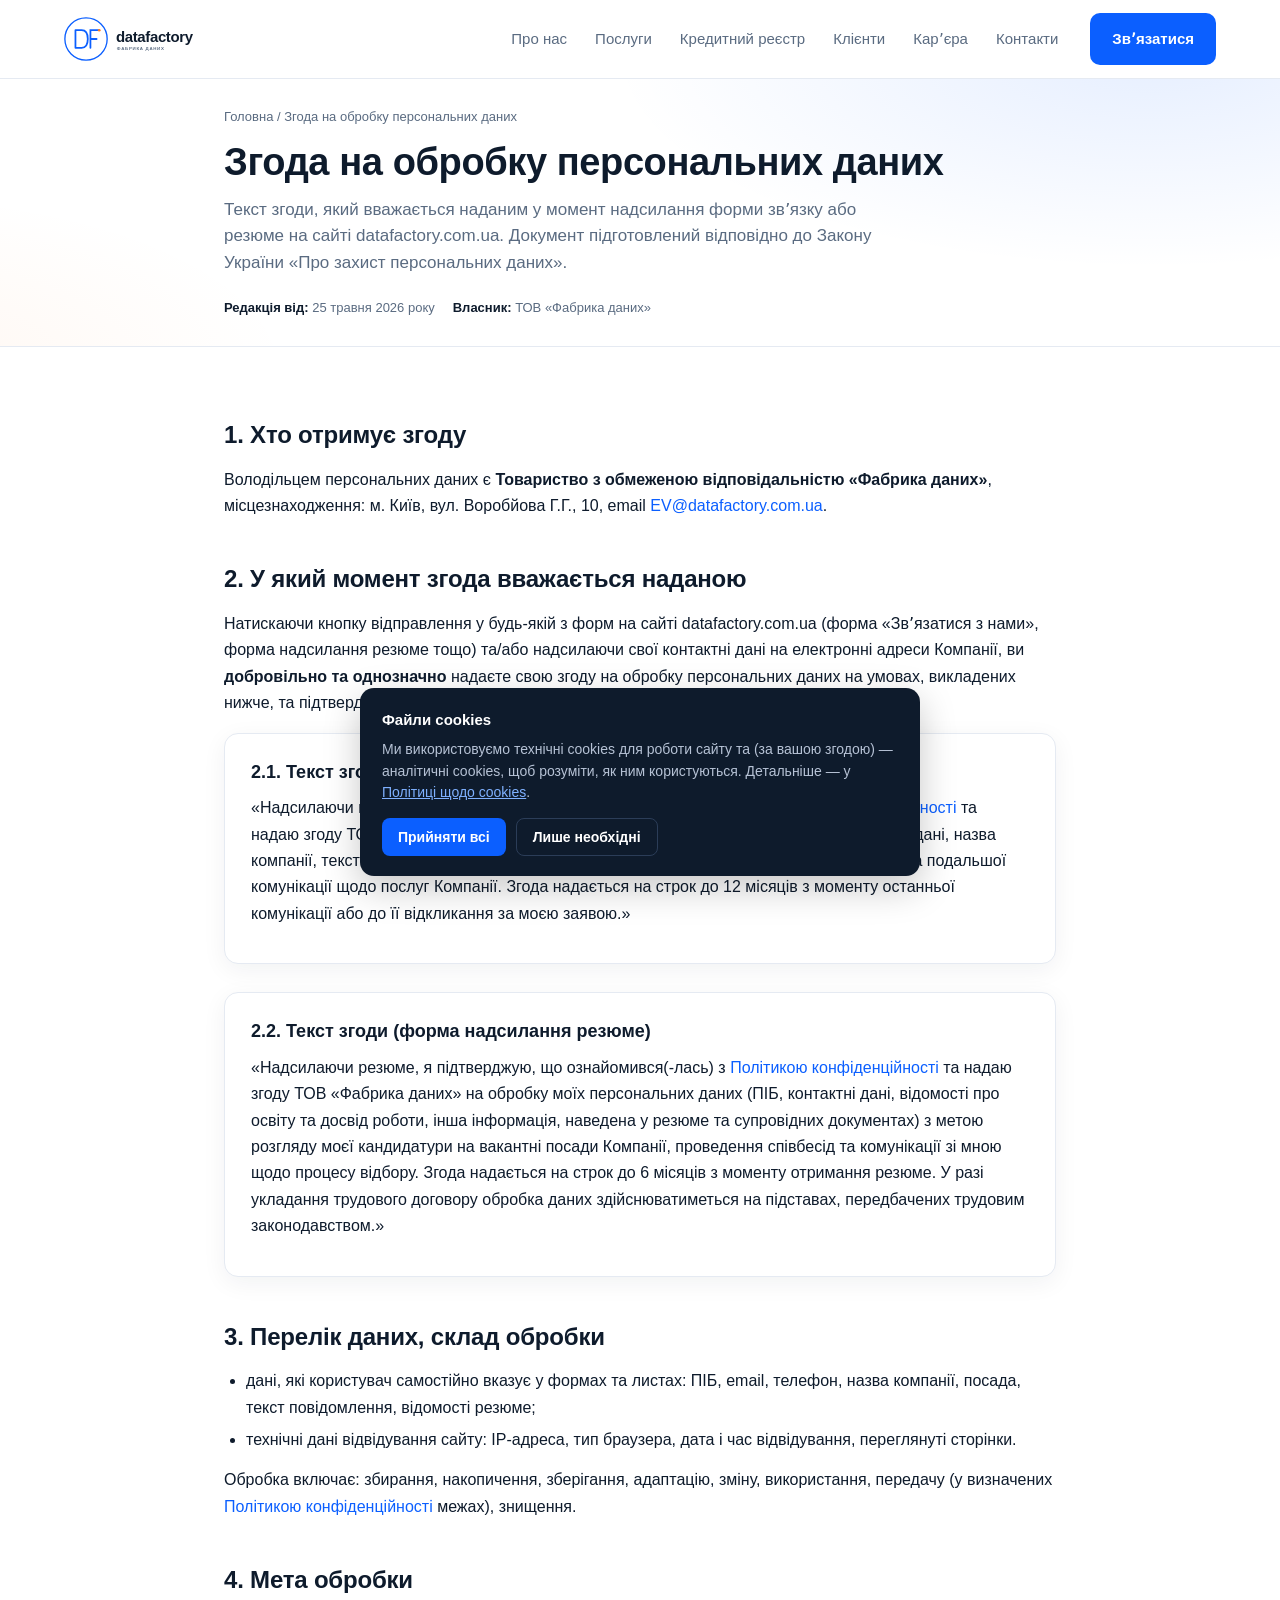
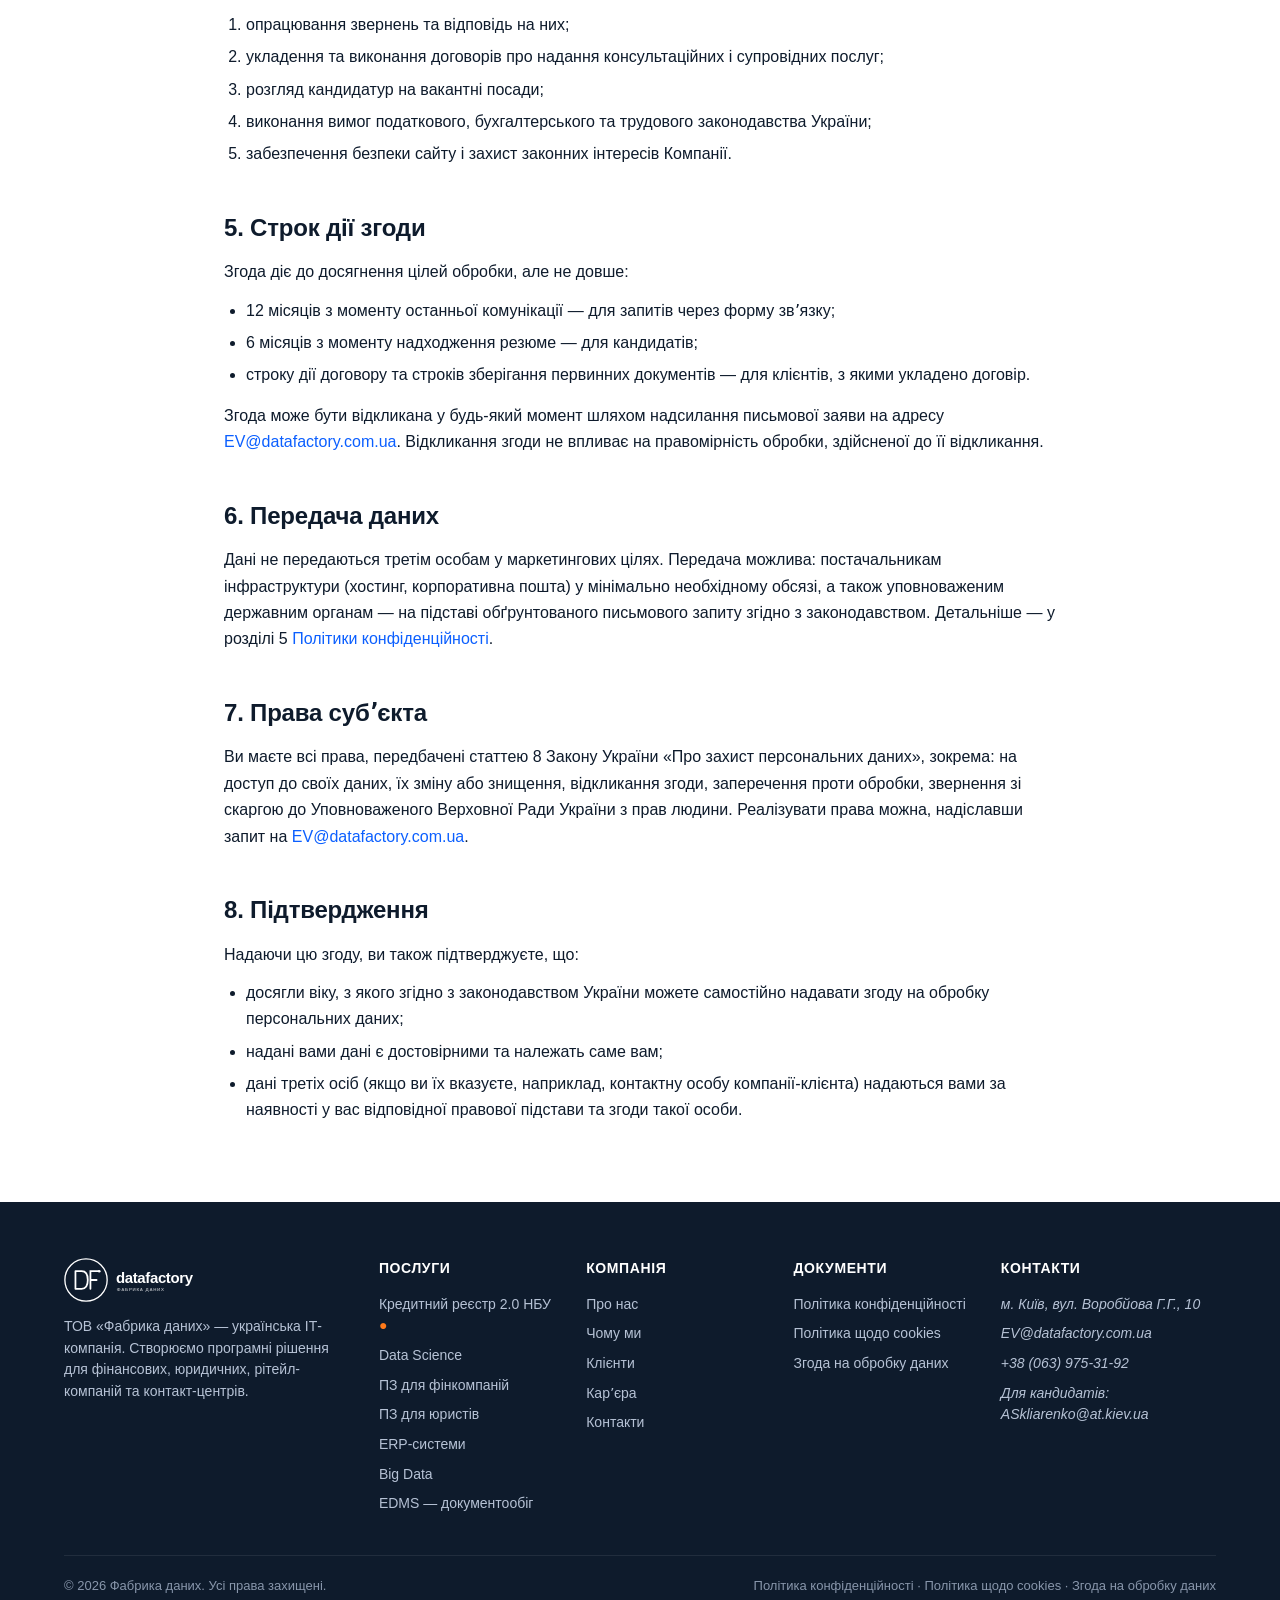
<file: consent.html>
<!DOCTYPE html>
<html lang="uk">
<head>
<meta charset="UTF-8" />
<meta name="viewport" content="width=device-width, initial-scale=1.0" />
<title>Згода на обробку персональних даних — Фабрика даних</title>
<meta name="description" content="Текст згоди на обробку персональних даних, яку користувач надає, надсилаючи форму звʼязку або резюме на сайті datafactory.com.ua." />
<meta name="robots" content="noindex, nofollow" />
<link rel="canonical" href="https://datafactory.com.ua/consent.html" />
<link rel="stylesheet" href="css/style.css?v=3" />
<link rel="stylesheet" href="css/legal.css?v=2" />
</head>
<body>

<header class="site">
  <div class="container nav">
    <a class="logo" href="index.html">
      <img src="images/datafactory-logo-wordmark.svg" alt="Логотип Фабрика даних" width="160" height="44" />
    </a>
    <div class="nav-menu" id="navMenu">
      <nav class="nav-links" aria-label="Основна навігація">
        <a href="index.html#about">Про нас</a>
        <a href="index.html#services">Послуги</a>
        <a href="index.html#credit-registry">Кредитний реєстр</a>
        <a href="index.html#audience">Клієнти</a>
        <a href="index.html#career">Карʼєра</a>
        <a href="index.html#contact">Контакти</a>
      </nav>
      <div class="nav-cta">
        <a class="btn btn-primary" href="index.html#contact">Звʼязатися</a>
      </div>
    </div>
    <button class="hamburger" id="hamburgerBtn" aria-label="Відкрити меню">
      <span class="bar"></span>
      <span class="bar"></span>
      <span class="bar"></span>
    </button>
  </div>
</header>

<section class="page-head">
  <div class="container">
    <div class="crumbs"><a href="index.html">Головна</a> / Згода на обробку персональних даних</div>
    <h1>Згода на обробку персональних даних</h1>
    <p class="lead">Текст згоди, який вважається наданим у момент надсилання форми звʼязку або резюме на сайті datafactory.com.ua. Документ підготовлений відповідно до Закону України «Про захист персональних даних».</p>
    <div class="meta-bar">
      <span><b>Редакція від:</b> 25 травня 2026 року</span>
      <span><b>Власник:</b> ТОВ «Фабрика даних»</span>
    </div>
  </div>
</section>

<main class="legal">
  <div class="container">

    <h2>1. Хто отримує згоду</h2>
    <p>Володільцем персональних даних є <b>Товариство з обмеженою відповідальністю «Фабрика даних»</b>, місцезнаходження: м. Київ, вул. Воробйова Г.Г., 10, email <a href="mailto:EV@datafactory.com.ua">EV@datafactory.com.ua</a>.</p>

    <h2>2. У який момент згода вважається наданою</h2>
    <p>Натискаючи кнопку відправлення у будь-якій з форм на сайті datafactory.com.ua (форма «Звʼязатися з нами», форма надсилання резюме тощо) та/або надсилаючи свої контактні дані на електронні адреси Компанії, ви <b>добровільно та однозначно</b> надаєте свою згоду на обробку персональних даних на умовах, викладених нижче, та підтверджуєте ознайомлення з <a href="privacy.html">Політикою конфіденційності</a>.</p>

    <div class="quote-card">
      <h3>2.1. Текст згоди (форма звʼязку)</h3>
      <p>«Надсилаючи цю форму, я підтверджую, що ознайомився(-лась) з <a href="privacy.html">Політикою конфіденційності</a> та надаю згоду ТОВ «Фабрика даних» на обробку моїх персональних даних (імʼя, контактні дані, назва компанії, текст повідомлення) з метою опрацювання мого звернення, відповіді на нього та подальшої комунікації щодо послуг Компанії. Згода надається на строк до 12 місяців з моменту останньої комунікації або до її відкликання за моєю заявою.»</p>
    </div>

    <div class="quote-card">
      <h3>2.2. Текст згоди (форма надсилання резюме)</h3>
      <p>«Надсилаючи резюме, я підтверджую, що ознайомився(-лась) з <a href="privacy.html">Політикою конфіденційності</a> та надаю згоду ТОВ «Фабрика даних» на обробку моїх персональних даних (ПІБ, контактні дані, відомості про освіту та досвід роботи, інша інформація, наведена у резюме та супровідних документах) з метою розгляду моєї кандидатури на вакантні посади Компанії, проведення співбесід та комунікації зі мною щодо процесу відбору. Згода надається на строк до 6 місяців з моменту отримання резюме. У разі укладання трудового договору обробка даних здійснюватиметься на підставах, передбачених трудовим законодавством.»</p>
    </div>

    <h2>3. Перелік даних, склад обробки</h2>
    <ul>
      <li>дані, які користувач самостійно вказує у формах та листах: ПІБ, email, телефон, назва компанії, посада, текст повідомлення, відомості резюме;</li>
      <li>технічні дані відвідування сайту: IP-адреса, тип браузера, дата і час відвідування, переглянуті сторінки.</li>
    </ul>
    <p>Обробка включає: збирання, накопичення, зберігання, адаптацію, зміну, використання, передачу (у визначених <a href="privacy.html">Політикою конфіденційності</a> межах), знищення.</p>

    <h2>4. Мета обробки</h2>
    <ol>
      <li>опрацювання звернень та відповідь на них;</li>
      <li>укладення та виконання договорів про надання консультаційних і супровідних послуг;</li>
      <li>розгляд кандидатур на вакантні посади;</li>
      <li>виконання вимог податкового, бухгалтерського та трудового законодавства України;</li>
      <li>забезпечення безпеки сайту і захист законних інтересів Компанії.</li>
    </ol>

    <h2>5. Строк дії згоди</h2>
    <p>Згода діє до досягнення цілей обробки, але не довше:</p>
    <ul>
      <li>12 місяців з моменту останньої комунікації — для запитів через форму звʼязку;</li>
      <li>6 місяців з моменту надходження резюме — для кандидатів;</li>
      <li>строку дії договору та строків зберігання первинних документів — для клієнтів, з якими укладено договір.</li>
    </ul>
    <p>Згода може бути відкликана у будь-який момент шляхом надсилання письмової заяви на адресу <a href="mailto:EV@datafactory.com.ua">EV@datafactory.com.ua</a>. Відкликання згоди не впливає на правомірність обробки, здійсненої до її відкликання.</p>

    <h2>6. Передача даних</h2>
    <p>Дані не передаються третім особам у маркетингових цілях. Передача можлива: постачальникам інфраструктури (хостинг, корпоративна пошта) у мінімально необхідному обсязі, а також уповноваженим державним органам — на підставі обґрунтованого письмового запиту згідно з законодавством. Детальніше — у розділі 5 <a href="privacy.html">Політики конфіденційності</a>.</p>

    <h2>7. Права субʼєкта</h2>
    <p>Ви маєте всі права, передбачені статтею 8 Закону України «Про захист персональних даних», зокрема: на доступ до своїх даних, їх зміну або знищення, відкликання згоди, заперечення проти обробки, звернення зі скаргою до Уповноваженого Верховної Ради України з прав людини. Реалізувати права можна, надіславши запит на <a href="mailto:EV@datafactory.com.ua">EV@datafactory.com.ua</a>.</p>

    <h2>8. Підтвердження</h2>
    <p>Надаючи цю згоду, ви також підтверджуєте, що:</p>
    <ul>
      <li>досягли віку, з якого згідно з законодавством України можете самостійно надавати згоду на обробку персональних даних;</li>
      <li>надані вами дані є достовірними та належать саме вам;</li>
      <li>дані третіх осіб (якщо ви їх вказуєте, наприклад, контактну особу компанії-клієнта) надаються вами за наявності у вас відповідної правової підстави та згоди такої особи.</li>
    </ul>

  </div>
</main>

<footer class="site">
  <div class="container">
    <div class="foot-grid">
      <div class="foot-about">
        <a class="logo" href="index.html">
          <img src="images/datafactory-logo-wordmark-white.svg" alt="Логотип Фабрика даних" width="160" height="44" />
        </a>
        <p>ТОВ «Фабрика даних» — українська ІТ-компанія. Створюємо програмні рішення для фінансових, юридичних, рітейл-компаній та контакт-центрів.</p>
      </div>
      <div>
        <h4>Послуги</h4>
        <ul>
          <li><a href="index.html#credit-registry">Кредитний реєстр 2.0 НБУ <span style="color:#FF7A1A">●</span></a></li>
          <li><a href="index.html#services">Data Science</a></li>
          <li><a href="index.html#services">ПЗ для фінкомпаній</a></li>
          <li><a href="index.html#services">ПЗ для юристів</a></li>
          <li><a href="index.html#services">ERP-системи</a></li>
          <li><a href="index.html#services">Big Data</a></li>
          <li><a href="index.html#services">EDMS — документообіг</a></li>
        </ul>
      </div>
      <div>
        <h4>Компанія</h4>
        <ul>
          <li><a href="index.html#about">Про нас</a></li>
          <li><a href="index.html#why-us">Чому ми</a></li>
          <li><a href="index.html#audience">Клієнти</a></li>
          <li><a href="index.html#career">Карʼєра</a></li>
          <li><a href="index.html#contact">Контакти</a></li>
        </ul>
      </div>
      <div>
        <h4>Документи</h4>
        <ul>
          <li><a href="privacy.html">Політика конфіденційності</a></li>
          <li><a href="cookies.html">Політика щодо cookies</a></li>
          <li><a href="consent.html">Згода на обробку даних</a></li>
        </ul>
      </div>
      <div>
        <h4>Контакти</h4>
        <address>
          <ul>
            <li>м. Київ, вул. Воробйова Г.Г., 10</li>
            <li><a href="mailto:EV@datafactory.com.ua">EV@datafactory.com.ua</a></li>
            <li><a href="tel:+380639753192">+38 (063) 975-31-92</a></li>
            <li>Для кандидатів:<br/><a href="mailto:ASkliarenko@at.kiev.ua">ASkliarenko@at.kiev.ua</a></li>
          </ul>
        </address>
      </div>
    </div>
    <div class="foot-bottom">
      <span>© 2026 Фабрика даних. Усі права захищені.</span>
      <span><span class="foot-links"><a href="privacy.html">Політика конфіденційності</a> · <a href="cookies.html">Політика щодо cookies</a> · <a href="consent.html">Згода на обробку даних</a></span></span>
    </div>
  </div>
</footer>

<div id="cookieBanner" role="dialog" aria-live="polite" aria-label="Згода на використання cookies">
  <h4>Файли cookies</h4>
  <p>
    Ми використовуємо технічні cookies для роботи сайту та (за вашою згодою) — аналітичні cookies,
    щоб розуміти, як ним користуються. Детальніше — у <a href="cookies.html">Політиці щодо cookies</a>.
  </p>
  <div class="cb-actions">
    <button class="cb-accept" type="button" data-cb="all">Прийняти всі</button>
    <button class="cb-essential" type="button" data-cb="essential">Лише необхідні</button>
  </div>
</div>

<script src="js/cookie.js" defer></script>
<script src="js/script.js" defer></script>
</body>
</html>
</file>
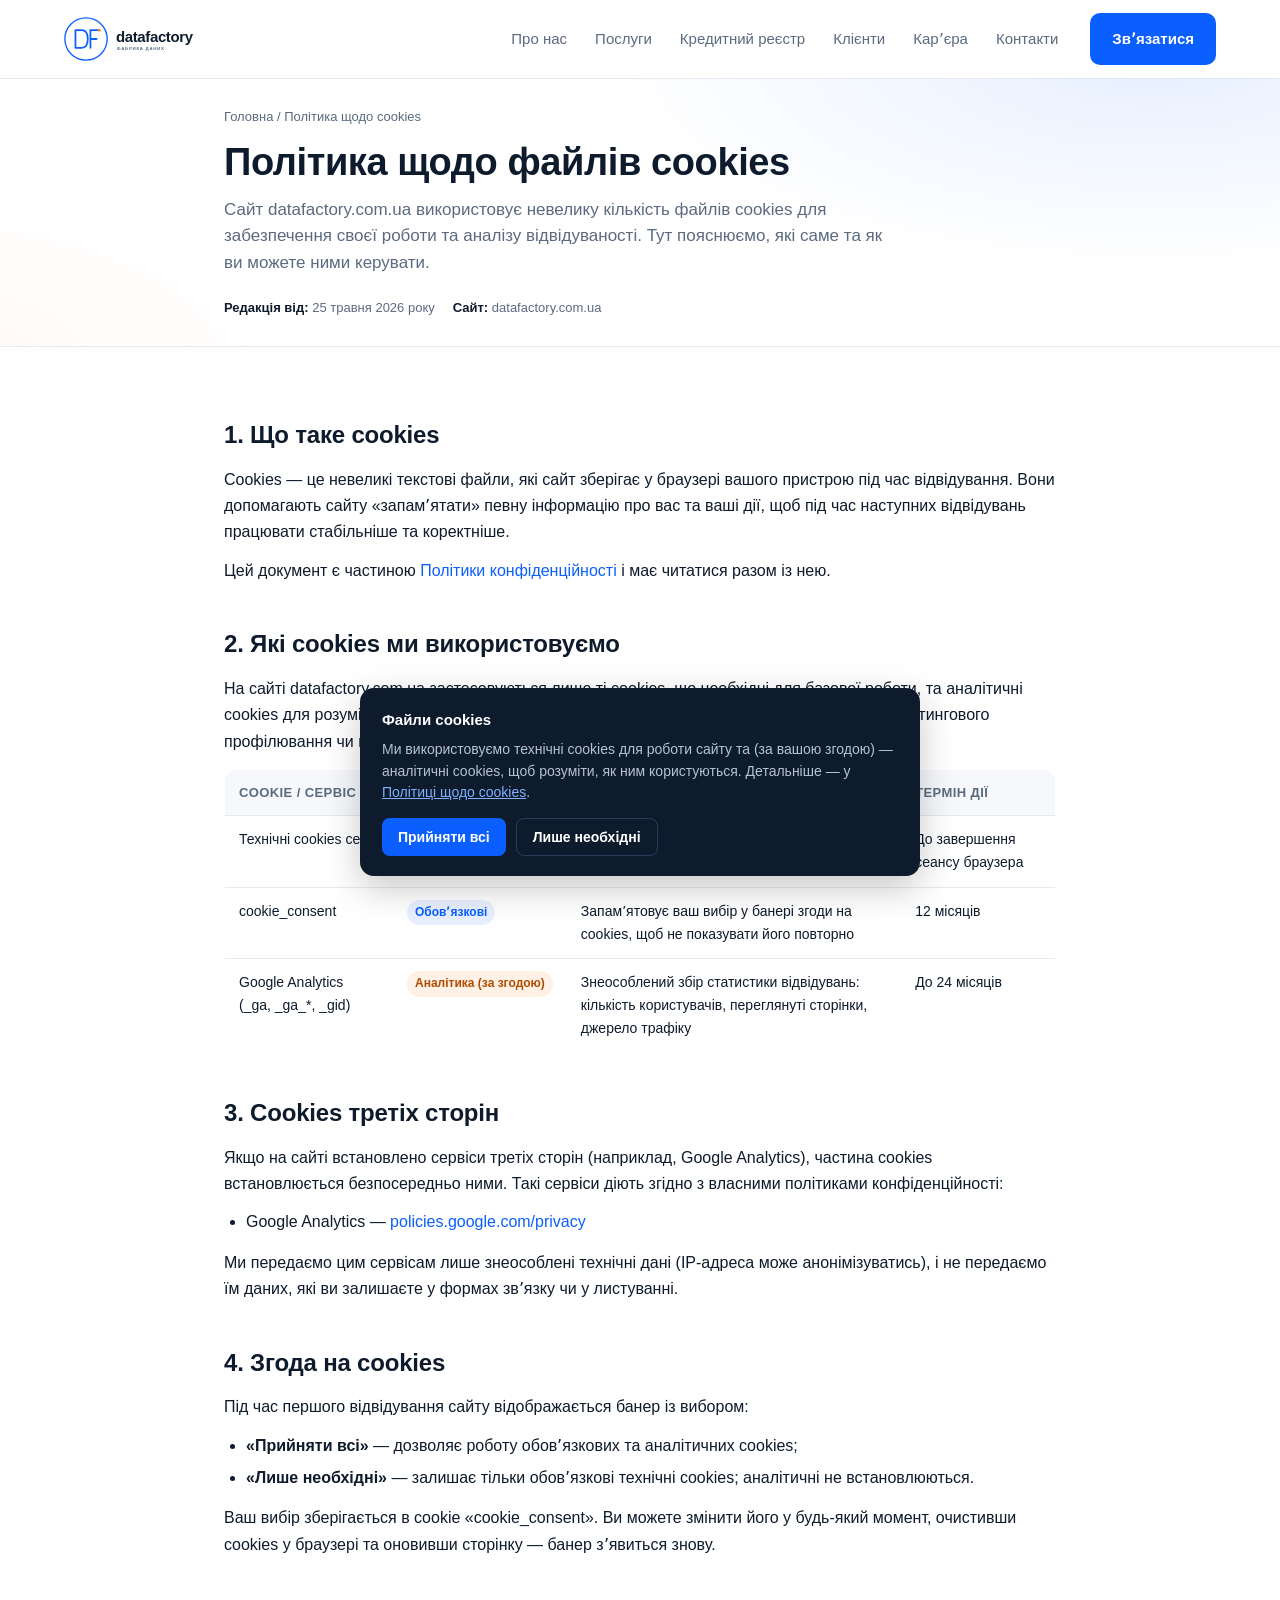
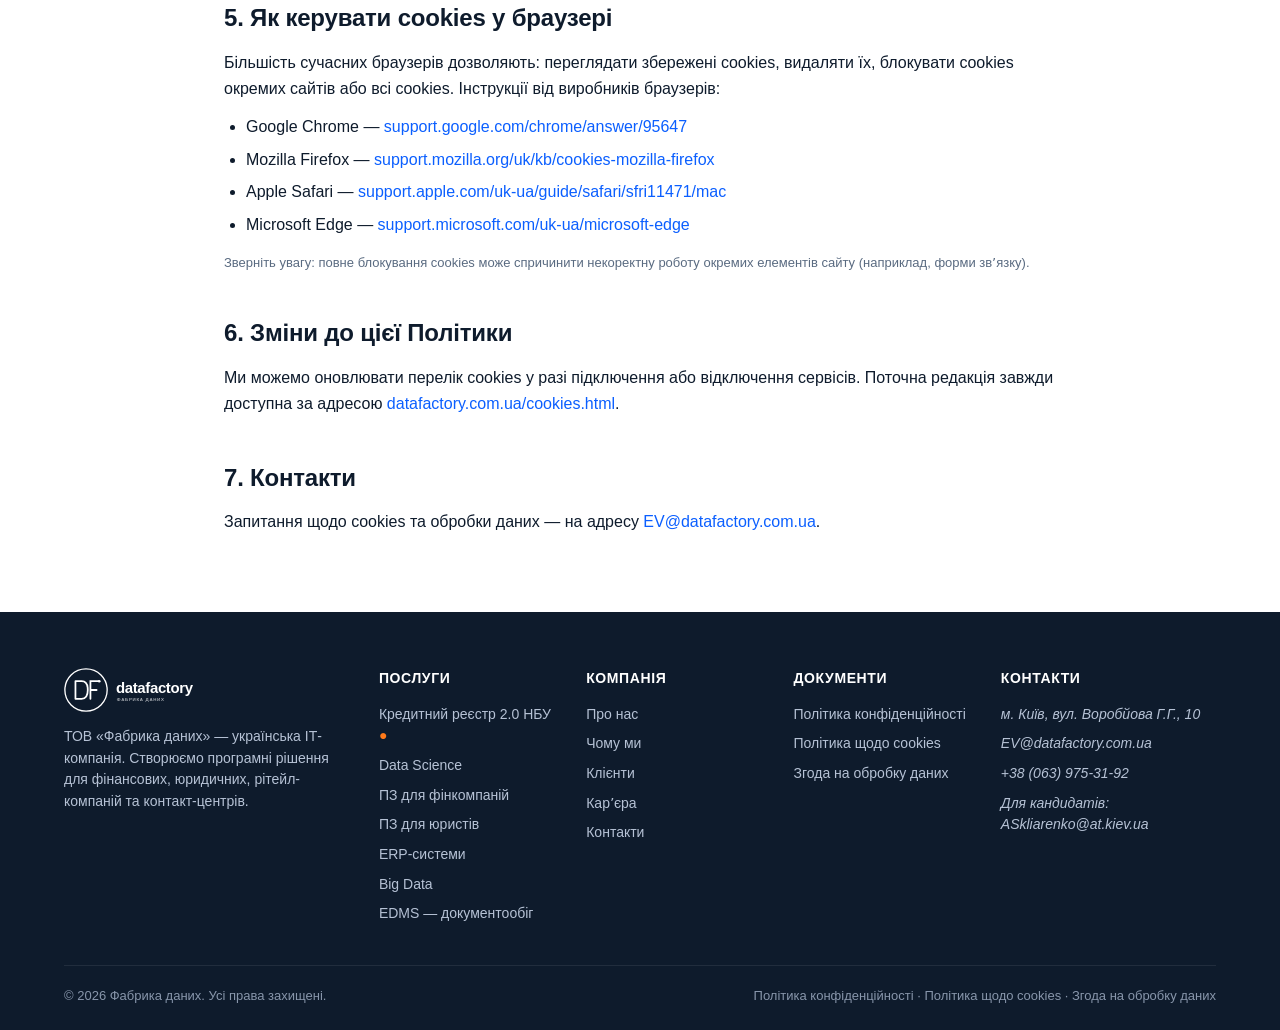
<file: cookies.html>
<!DOCTYPE html>
<html lang="uk">
<head>
<meta charset="UTF-8" />
<meta name="viewport" content="width=device-width, initial-scale=1.0" />
<title>Політика щодо cookies — Фабрика даних</title>
<meta name="description" content="Які файли cookies використовує сайт datafactory.com.ua, для чого та як ними керувати." />
<meta name="robots" content="noindex, nofollow" />
<link rel="canonical" href="https://datafactory.com.ua/cookies.html" />
<link rel="stylesheet" href="css/style.css?v=3" />
<link rel="stylesheet" href="css/legal.css?v=2" />
</head>
<body>

<header class="site">
  <div class="container nav">
    <a class="logo" href="index.html">
      <img src="images/datafactory-logo-wordmark.svg" alt="Логотип Фабрика даних" width="160" height="44" />
    </a>
    <div class="nav-menu" id="navMenu">
      <nav class="nav-links" aria-label="Основна навігація">
        <a href="index.html#about">Про нас</a>
        <a href="index.html#services">Послуги</a>
        <a href="index.html#credit-registry">Кредитний реєстр</a>
        <a href="index.html#audience">Клієнти</a>
        <a href="index.html#career">Карʼєра</a>
        <a href="index.html#contact">Контакти</a>
      </nav>
      <div class="nav-cta">
        <a class="btn btn-primary" href="index.html#contact">Звʼязатися</a>
      </div>
    </div>
    <button class="hamburger" id="hamburgerBtn" aria-label="Відкрити меню">
      <span class="bar"></span>
      <span class="bar"></span>
      <span class="bar"></span>
    </button>
  </div>
</header>

<section class="page-head">
  <div class="container">
    <div class="crumbs"><a href="index.html">Головна</a> / Політика щодо cookies</div>
    <h1>Політика щодо файлів cookies</h1>
    <p class="lead">Сайт datafactory.com.ua використовує невелику кількість файлів cookies для забезпечення своєї роботи та аналізу відвідуваності. Тут пояснюємо, які саме та як ви можете ними керувати.</p>
    <div class="meta-bar">
      <span><b>Редакція від:</b> 25 травня 2026 року</span>
      <span><b>Сайт:</b> datafactory.com.ua</span>
    </div>
  </div>
</section>

<main class="legal">
  <div class="container">

    <h2>1. Що таке cookies</h2>
    <p>Cookies — це невеликі текстові файли, які сайт зберігає у браузері вашого пристрою під час відвідування. Вони допомагають сайту «запамʼятати» певну інформацію про вас та ваші дії, щоб під час наступних відвідувань працювати стабільніше та коректніше.</p>
    <p>Цей документ є частиною <a href="privacy.html">Політики конфіденційності</a> і має читатися разом із нею.</p>

    <h2>2. Які cookies ми використовуємо</h2>
    <p>На сайті datafactory.com.ua застосовуються лише ті cookies, що необхідні для базової роботи, та аналітичні cookies для розуміння того, як використовується сайт. Ми не застосовуємо cookies для маркетингового профілювання чи продажу даних третім сторонам.</p>

    <div class="table-wrap">
    <table>
      <thead>
        <tr>
          <th>Cookie / Сервіс</th>
          <th>Тип</th>
          <th>Призначення</th>
          <th>Термін дії</th>
        </tr>
      </thead>
      <tbody>
        <tr>
          <td>Технічні cookies сесії</td>
          <td><span class="badge-type">Обовʼязкові</span></td>
          <td>Підтримання роботи сайту, навігація між сторінками, безпека форм</td>
          <td>До завершення сеансу браузера</td>
        </tr>
        <tr>
          <td>cookie_consent</td>
          <td><span class="badge-type">Обовʼязкові</span></td>
          <td>Запамʼятовує ваш вибір у банері згоди на cookies, щоб не показувати його повторно</td>
          <td>12 місяців</td>
        </tr>
        <tr>
          <td>Google Analytics (_ga, _ga_*, _gid)</td>
          <td><span class="badge-type opt">Аналітика (за згодою)</span></td>
          <td>Знеособлений збір статистики відвідувань: кількість користувачів, переглянуті сторінки, джерело трафіку</td>
          <td>До 24 місяців</td>
        </tr>
      </tbody>
    </table>
    </div>

    <h2>3. Cookies третіх сторін</h2>
    <p>Якщо на сайті встановлено сервіси третіх сторін (наприклад, Google Analytics), частина cookies встановлюється безпосередньо ними. Такі сервіси діють згідно з власними політиками конфіденційності:</p>
    <ul>
      <li>Google Analytics — <a href="https://policies.google.com/privacy" target="_blank" rel="noopener">policies.google.com/privacy</a></li>
    </ul>
    <p>Ми передаємо цим сервісам лише знеособлені технічні дані (IP-адреса може анонімізуватись), і не передаємо їм даних, які ви залишаєте у формах звʼязку чи у листуванні.</p>

    <h2>4. Згода на cookies</h2>
    <p>Під час першого відвідування сайту відображається банер із вибором:</p>
    <ul>
      <li><b>«Прийняти всі»</b> — дозволяє роботу обовʼязкових та аналітичних cookies;</li>
      <li><b>«Лише необхідні»</b> — залишає тільки обовʼязкові технічні cookies; аналітичні не встановлюються.</li>
    </ul>
    <p>Ваш вибір зберігається в cookie «cookie_consent». Ви можете змінити його у будь-який момент, очистивши cookies у браузері та оновивши сторінку — банер зʼявиться знову.</p>

    <h2>5. Як керувати cookies у браузері</h2>
    <p>Більшість сучасних браузерів дозволяють: переглядати збережені cookies, видаляти їх, блокувати cookies окремих сайтів або всі cookies. Інструкції від виробників браузерів:</p>
    <ul>
      <li>Google Chrome — <a href="https://support.google.com/chrome/answer/95647" target="_blank" rel="noopener">support.google.com/chrome/answer/95647</a></li>
      <li>Mozilla Firefox — <a href="https://support.mozilla.org/uk/kb/cookies-mozilla-firefox" target="_blank" rel="noopener">support.mozilla.org/uk/kb/cookies-mozilla-firefox</a></li>
      <li>Apple Safari — <a href="https://support.apple.com/uk-ua/guide/safari/sfri11471/mac" target="_blank" rel="noopener">support.apple.com/uk-ua/guide/safari/sfri11471/mac</a></li>
      <li>Microsoft Edge — <a href="https://support.microsoft.com/uk-ua/microsoft-edge" target="_blank" rel="noopener">support.microsoft.com/uk-ua/microsoft-edge</a></li>
    </ul>
    <p class="small">Зверніть увагу: повне блокування cookies може спричинити некоректну роботу окремих елементів сайту (наприклад, форми звʼязку).</p>

    <h2>6. Зміни до цієї Політики</h2>
    <p>Ми можемо оновлювати перелік cookies у разі підключення або відключення сервісів. Поточна редакція завжди доступна за адресою <a href="https://datafactory.com.ua/cookies.html">datafactory.com.ua/cookies.html</a>.</p>

    <h2>7. Контакти</h2>
    <p>Запитання щодо cookies та обробки даних — на адресу <a href="mailto:EV@datafactory.com.ua">EV@datafactory.com.ua</a>.</p>

  </div>
</main>

<footer class="site">
  <div class="container">
    <div class="foot-grid">
      <div class="foot-about">
        <a class="logo" href="index.html">
          <img src="images/datafactory-logo-wordmark-white.svg" alt="Логотип Фабрика даних" width="160" height="44" />
        </a>
        <p>ТОВ «Фабрика даних» — українська ІТ-компанія. Створюємо програмні рішення для фінансових, юридичних, рітейл-компаній та контакт-центрів.</p>
      </div>
      <div>
        <h4>Послуги</h4>
        <ul>
          <li><a href="index.html#credit-registry">Кредитний реєстр 2.0 НБУ <span style="color:#FF7A1A">●</span></a></li>
          <li><a href="index.html#services">Data Science</a></li>
          <li><a href="index.html#services">ПЗ для фінкомпаній</a></li>
          <li><a href="index.html#services">ПЗ для юристів</a></li>
          <li><a href="index.html#services">ERP-системи</a></li>
          <li><a href="index.html#services">Big Data</a></li>
          <li><a href="index.html#services">EDMS — документообіг</a></li>
        </ul>
      </div>
      <div>
        <h4>Компанія</h4>
        <ul>
          <li><a href="index.html#about">Про нас</a></li>
          <li><a href="index.html#why-us">Чому ми</a></li>
          <li><a href="index.html#audience">Клієнти</a></li>
          <li><a href="index.html#career">Карʼєра</a></li>
          <li><a href="index.html#contact">Контакти</a></li>
        </ul>
      </div>
      <div>
        <h4>Документи</h4>
        <ul>
          <li><a href="privacy.html">Політика конфіденційності</a></li>
          <li><a href="cookies.html">Політика щодо cookies</a></li>
          <li><a href="consent.html">Згода на обробку даних</a></li>
        </ul>
      </div>
      <div>
        <h4>Контакти</h4>
        <address>
          <ul>
            <li>м. Київ, вул. Воробйова Г.Г., 10</li>
            <li><a href="mailto:EV@datafactory.com.ua">EV@datafactory.com.ua</a></li>
            <li><a href="tel:+380639753192">+38 (063) 975-31-92</a></li>
            <li>Для кандидатів:<br/><a href="mailto:ASkliarenko@at.kiev.ua">ASkliarenko@at.kiev.ua</a></li>
          </ul>
        </address>
      </div>
    </div>
    <div class="foot-bottom">
      <span>© 2026 Фабрика даних. Усі права захищені.</span>
      <span><span class="foot-links"><a href="privacy.html">Політика конфіденційності</a> · <a href="cookies.html">Політика щодо cookies</a> · <a href="consent.html">Згода на обробку даних</a></span></span>
    </div>
  </div>
</footer>

<div id="cookieBanner" role="dialog" aria-live="polite" aria-label="Згода на використання cookies">
  <h4>Файли cookies</h4>
  <p>
    Ми використовуємо технічні cookies для роботи сайту та (за вашою згодою) — аналітичні cookies,
    щоб розуміти, як ним користуються. Детальніше — у <a href="cookies.html">Політиці щодо cookies</a>.
  </p>
  <div class="cb-actions">
    <button class="cb-accept" type="button" data-cb="all">Прийняти всі</button>
    <button class="cb-essential" type="button" data-cb="essential">Лише необхідні</button>
  </div>
</div>

<script src="js/cookie.js" defer></script>
<script src="js/script.js" defer></script>
</body>
</html>
</file>
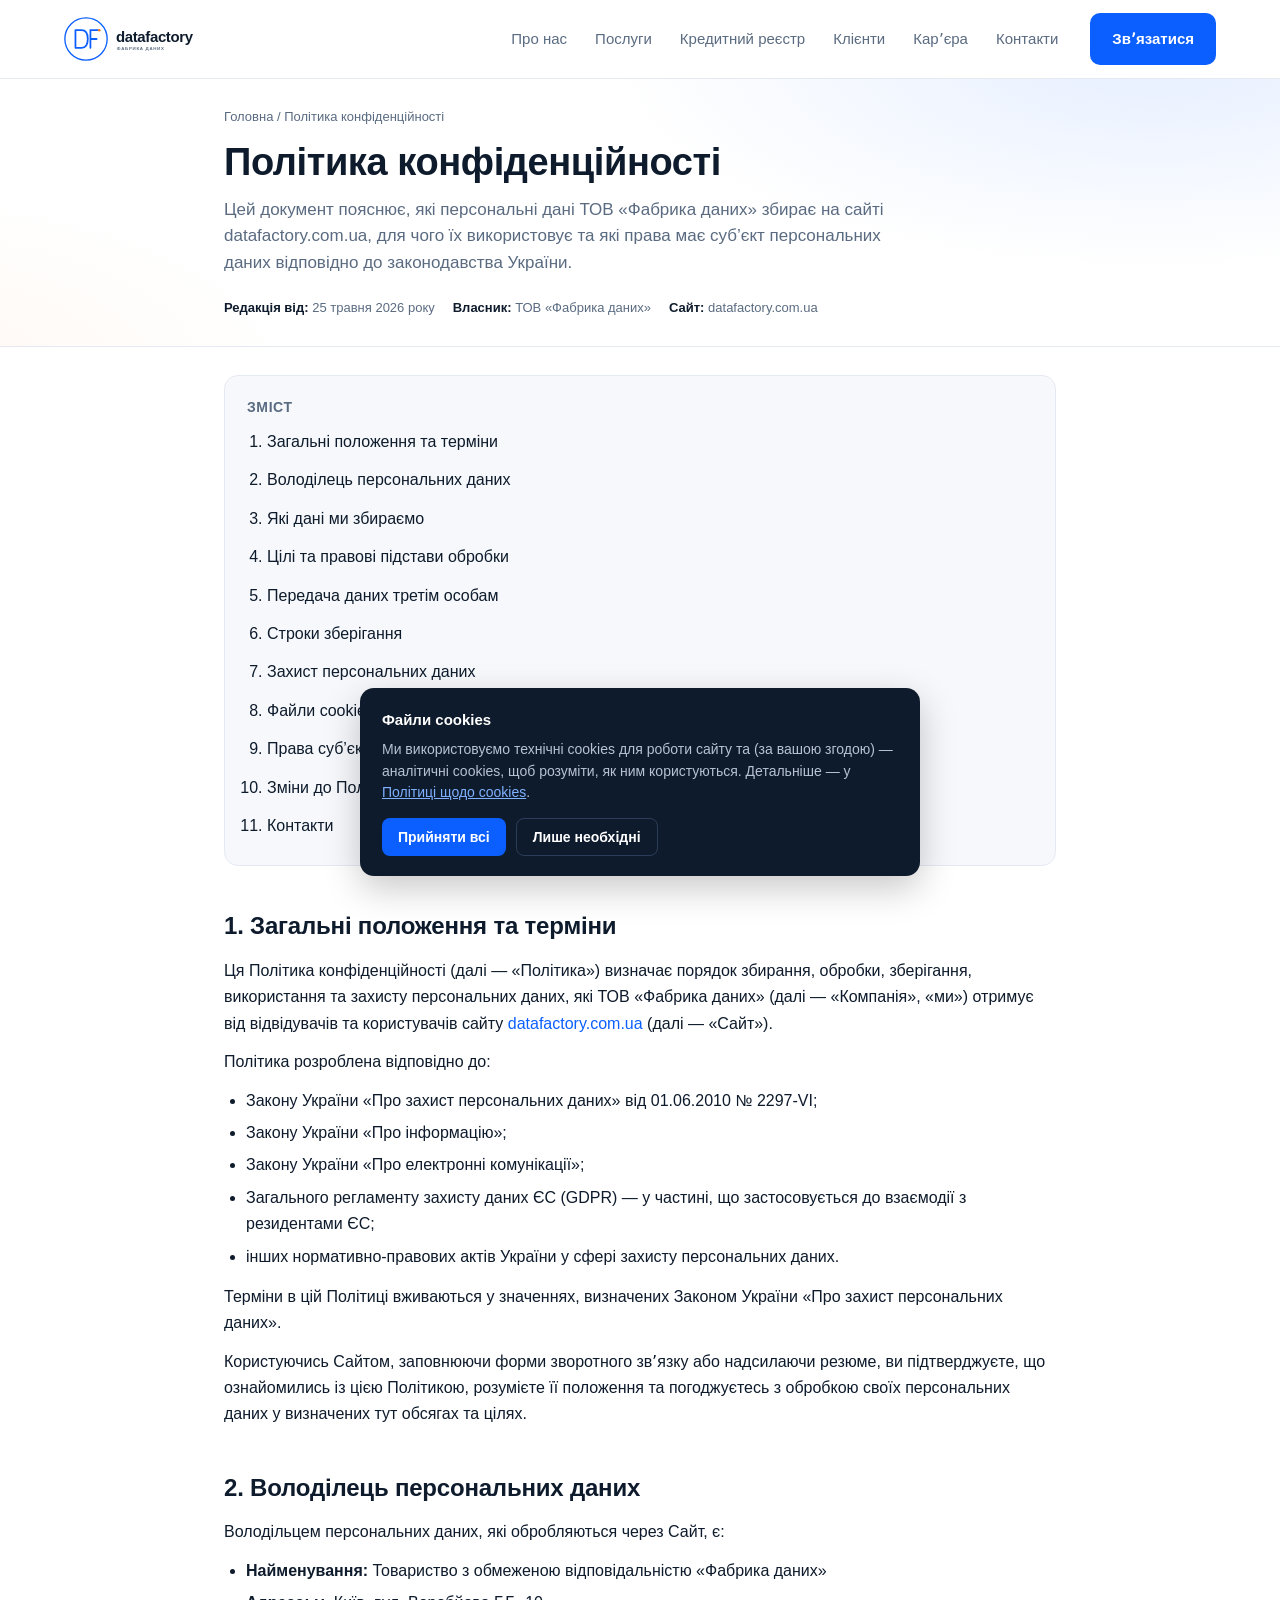
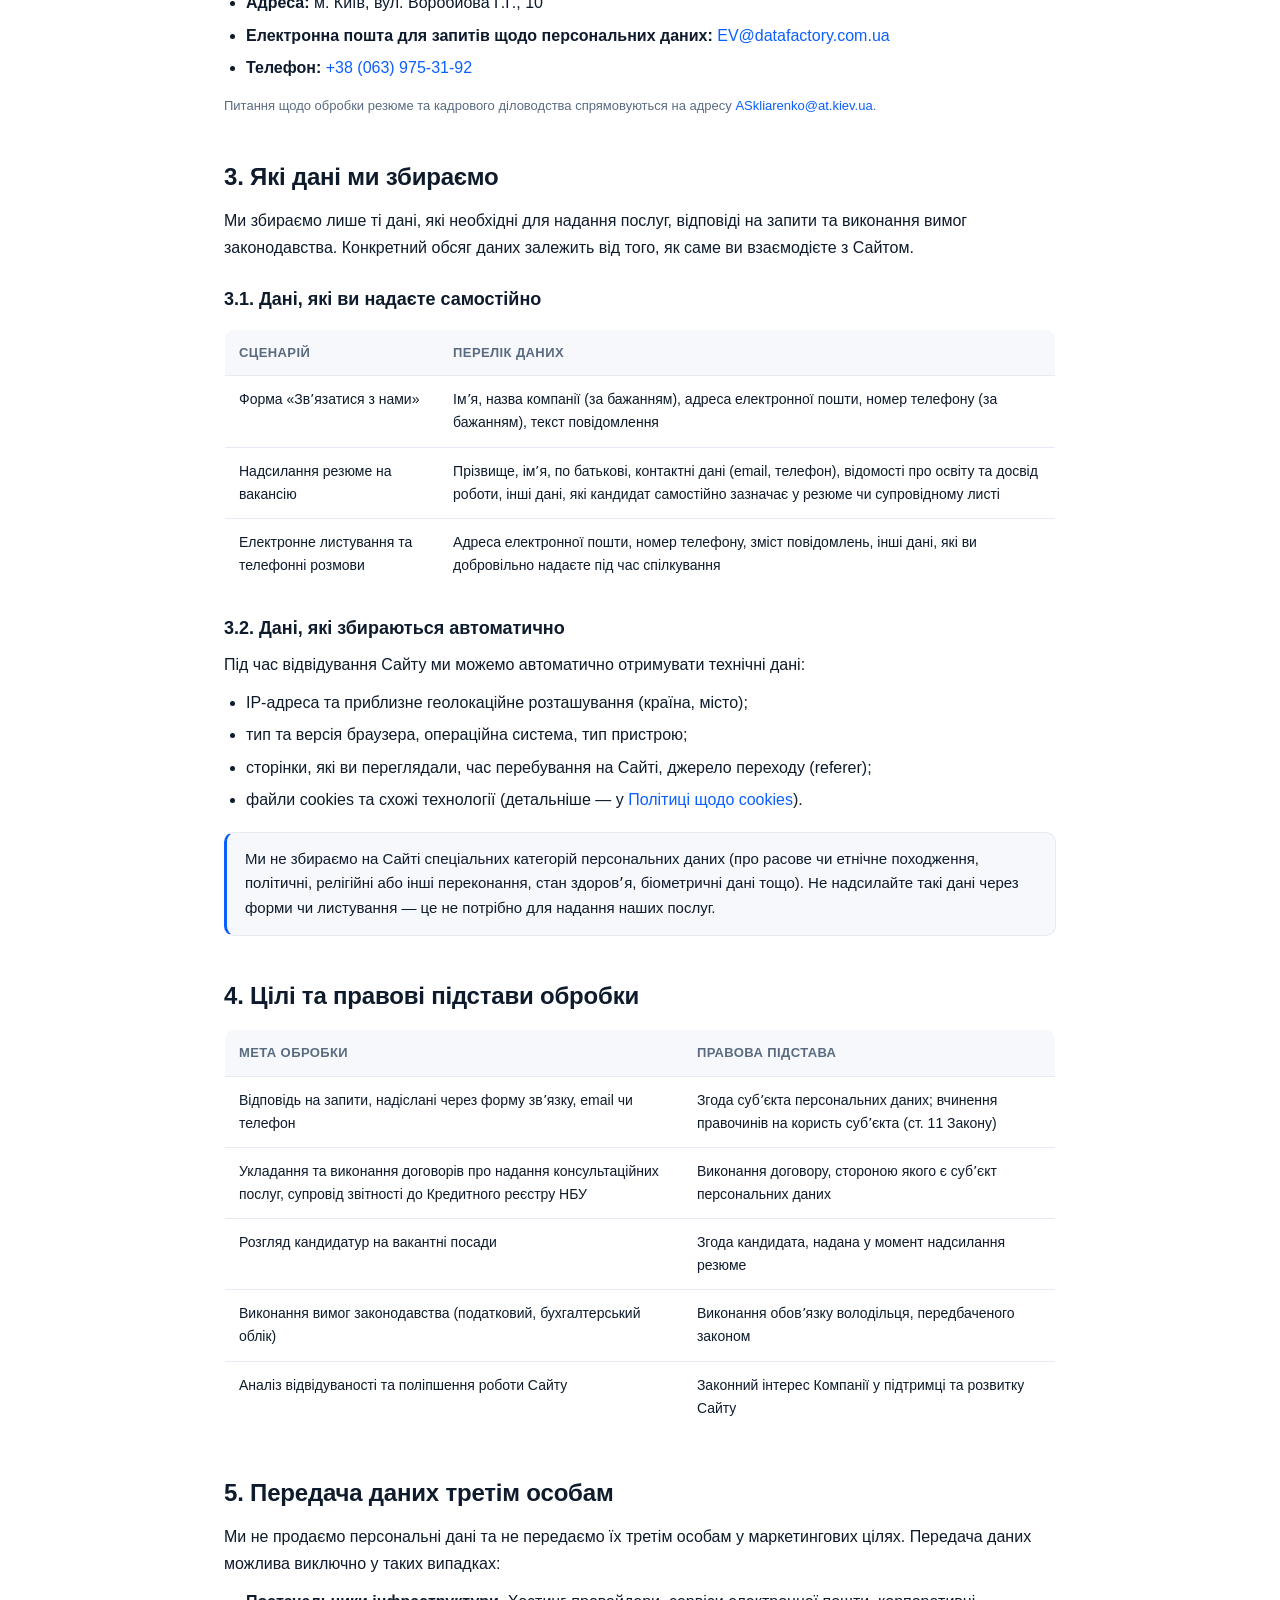
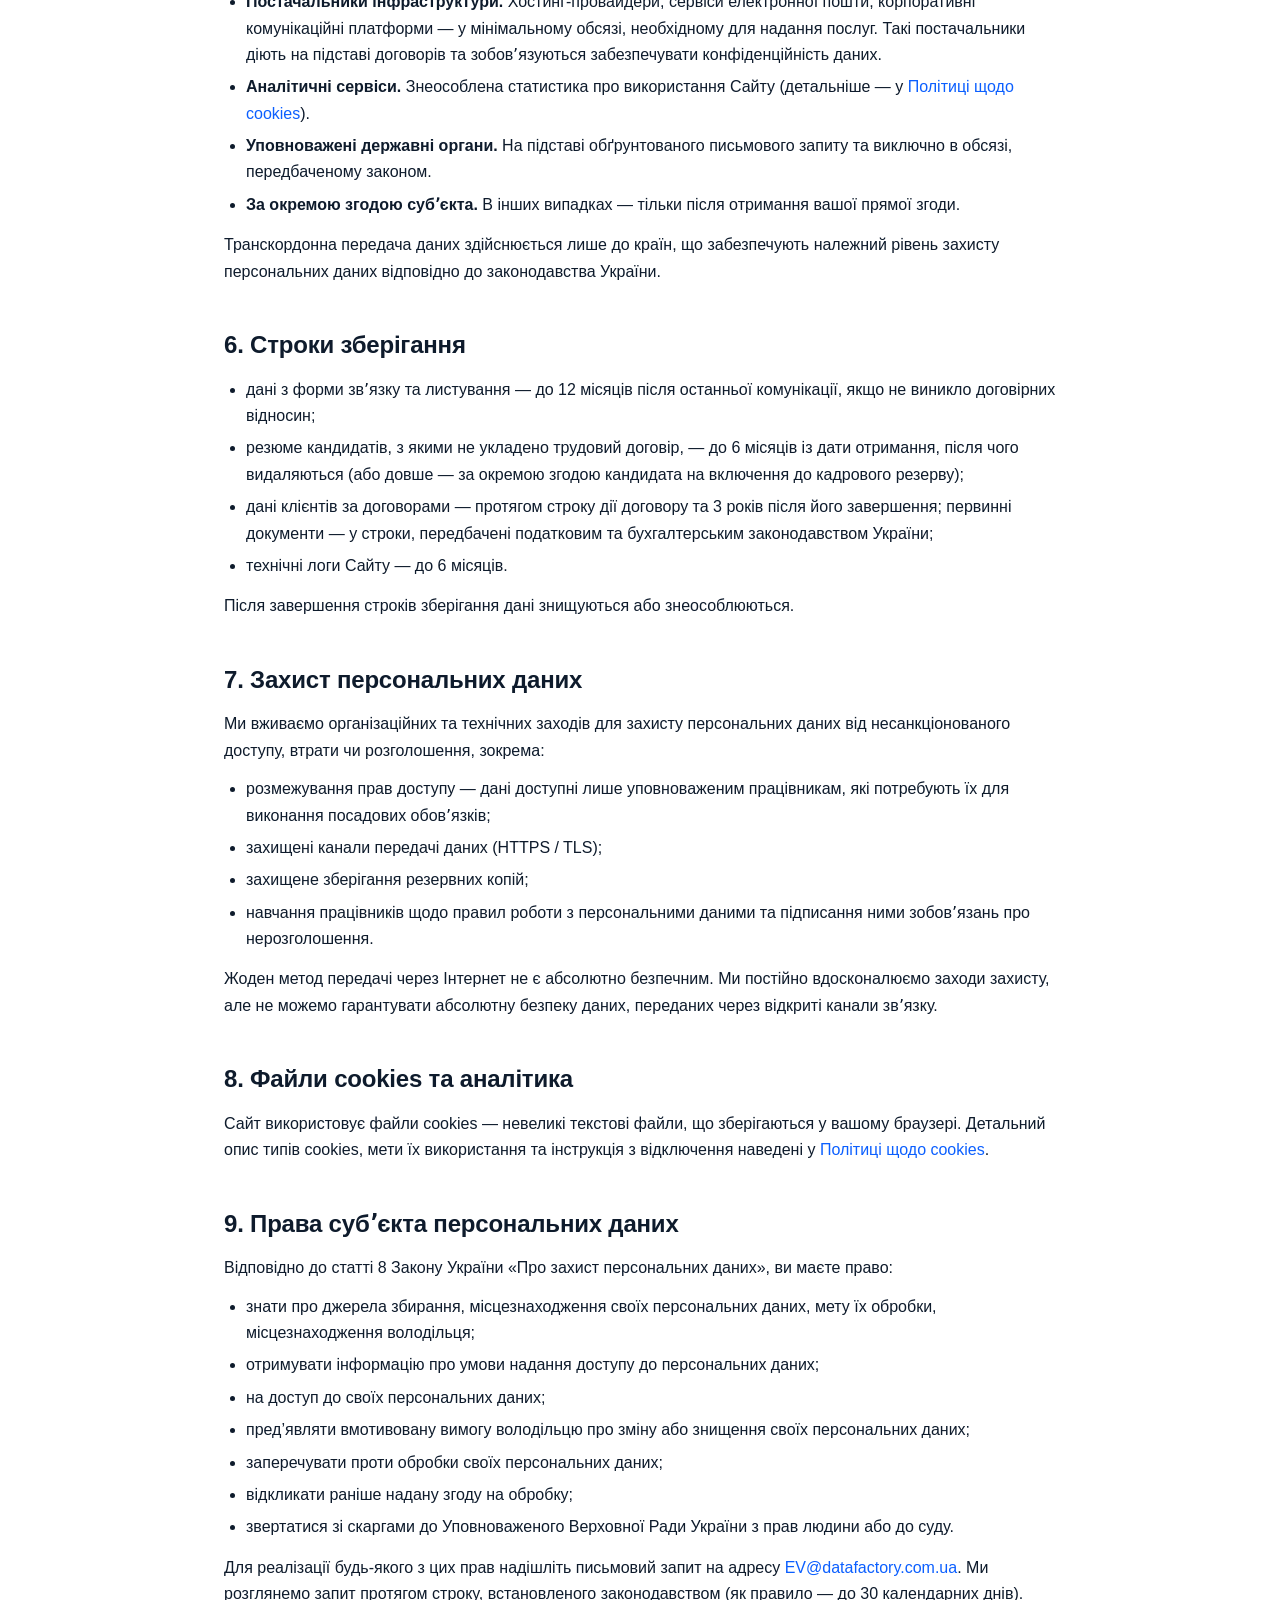
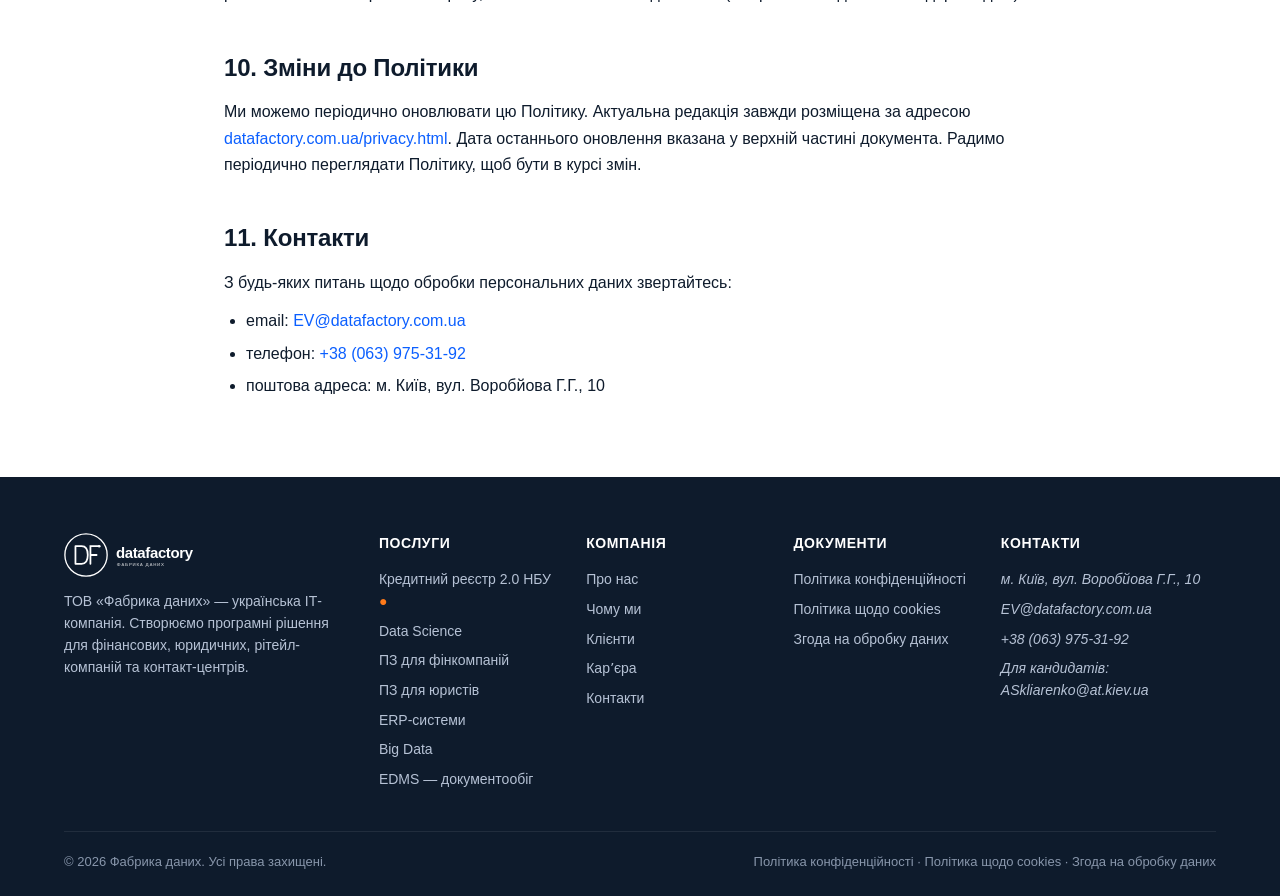
<file: privacy.html>
<!DOCTYPE html>
<html lang="uk">
<head>
<meta charset="UTF-8" />
<meta name="viewport" content="width=device-width, initial-scale=1.0" />
<title>Політика конфіденційності — Фабрика даних</title>
<meta name="description" content="Політика конфіденційності ТОВ «Фабрика даних» — як ми збираємо, обробляємо та зберігаємо персональні дані відповідно до Закону України «Про захист персональних даних»." />
<meta name="robots" content="noindex, nofollow" />
<link rel="canonical" href="https://datafactory.com.ua/privacy.html" />
<link rel="stylesheet" href="css/style.css?v=3" />
<link rel="stylesheet" href="css/legal.css?v=2" />
</head>
<body>

<header class="site">
  <div class="container nav">
    <a class="logo" href="index.html">
      <img src="images/datafactory-logo-wordmark.svg" alt="Логотип Фабрика даних" width="160" height="44" />
    </a>
    <div class="nav-menu" id="navMenu">
      <nav class="nav-links" aria-label="Основна навігація">
        <a href="index.html#about">Про нас</a>
        <a href="index.html#services">Послуги</a>
        <a href="index.html#credit-registry">Кредитний реєстр</a>
        <a href="index.html#audience">Клієнти</a>
        <a href="index.html#career">Карʼєра</a>
        <a href="index.html#contact">Контакти</a>
      </nav>
      <div class="nav-cta">
        <a class="btn btn-primary" href="index.html#contact">Звʼязатися</a>
      </div>
    </div>
    <button class="hamburger" id="hamburgerBtn" aria-label="Відкрити меню">
      <span class="bar"></span>
      <span class="bar"></span>
      <span class="bar"></span>
    </button>
  </div>
</header>

<section class="page-head">
  <div class="container">
    <div class="crumbs"><a href="index.html">Головна</a> / Політика конфіденційності</div>
    <h1>Політика конфіденційності</h1>
    <p class="lead">Цей документ пояснює, які персональні дані ТОВ «Фабрика даних» збирає на сайті datafactory.com.ua, для чого їх використовує та які права має суб’єкт персональних даних відповідно до законодавства України.</p>
    <div class="meta-bar">
      <span><b>Редакція від:</b> 25 травня 2026 року</span>
      <span><b>Власник:</b> ТОВ «Фабрика даних»</span>
      <span><b>Сайт:</b> datafactory.com.ua</span>
    </div>
  </div>
</section>

<main class="legal">
  <div class="container">

    <div class="toc">
      <h2>Зміст</h2>
      <ol>
        <li><a href="#section-1">Загальні положення та терміни</a></li>
        <li><a href="#section-2">Володілець персональних даних</a></li>
        <li><a href="#section-3">Які дані ми збираємо</a></li>
        <li><a href="#section-4">Цілі та правові підстави обробки</a></li>
        <li><a href="#section-5">Передача даних третім особам</a></li>
        <li><a href="#section-6">Строки зберігання</a></li>
        <li><a href="#section-7">Захист персональних даних</a></li>
        <li><a href="#section-8">Файли cookies та аналітика</a></li>
        <li><a href="#section-9">Права суб’єкта персональних даних</a></li>
        <li><a href="#section-10">Зміни до Політики</a></li>
        <li><a href="#section-11">Контакти</a></li>
      </ol>
    </div>

    <h2 id="section-1">1. Загальні положення та терміни</h2>
    <p>Ця Політика конфіденційності (далі — «Політика») визначає порядок збирання, обробки, зберігання, використання та захисту персональних даних, які ТОВ «Фабрика даних» (далі — «Компанія», «ми») отримує від відвідувачів та користувачів сайту <a href="https://datafactory.com.ua">datafactory.com.ua</a> (далі — «Сайт»).</p>
    <p>Політика розроблена відповідно до:</p>
    <ul>
      <li>Закону України «Про захист персональних даних» від 01.06.2010 № 2297-VI;</li>
      <li>Закону України «Про інформацію»;</li>
      <li>Закону України «Про електронні комунікації»;</li>
      <li>Загального регламенту захисту даних ЄС (GDPR) — у частині, що застосовується до взаємодії з резидентами ЄС;</li>
      <li>інших нормативно-правових актів України у сфері захисту персональних даних.</li>
    </ul>
    <p>Терміни в цій Політиці вживаються у значеннях, визначених Законом України «Про захист персональних даних».</p>
    <p>Користуючись Сайтом, заповнюючи форми зворотного звʼязку або надсилаючи резюме, ви підтверджуєте, що ознайомились із цією Політикою, розумієте її положення та погоджуєтесь з обробкою своїх персональних даних у визначених тут обсягах та цілях.</p>

    <h2 id="section-2">2. Володілець персональних даних</h2>
    <p>Володільцем персональних даних, які обробляються через Сайт, є:</p>
    <ul>
      <li><b>Найменування:</b> Товариство з обмеженою відповідальністю «Фабрика даних»</li>
      <li><b>Адреса:</b> м. Київ, вул. Воробйова Г.Г., 10</li>
      <li><b>Електронна пошта для запитів щодо персональних даних:</b> <a href="mailto:EV@datafactory.com.ua">EV@datafactory.com.ua</a></li>
      <li><b>Телефон:</b> <a href="tel:+380639753192">+38 (063) 975-31-92</a></li>
    </ul>
    <p class="small">Питання щодо обробки резюме та кадрового діловодства спрямовуються на адресу <a href="mailto:ASkliarenko@at.kiev.ua">ASkliarenko@at.kiev.ua</a>.</p>

    <h2 id="section-3">3. Які дані ми збираємо</h2>
    <p>Ми збираємо лише ті дані, які необхідні для надання послуг, відповіді на запити та виконання вимог законодавства. Конкретний обсяг даних залежить від того, як саме ви взаємодієте з Сайтом.</p>

    <h3>3.1. Дані, які ви надаєте самостійно</h3>
    <div class="table-wrap">
    <table>
      <thead>
        <tr><th>Сценарій</th><th>Перелік даних</th></tr>
      </thead>
      <tbody>
        <tr>
          <td>Форма «Звʼязатися з нами»</td>
          <td>Імʼя, назва компанії (за бажанням), адреса електронної пошти, номер телефону (за бажанням), текст повідомлення</td>
        </tr>
        <tr>
          <td>Надсилання резюме на вакансію</td>
          <td>Прізвище, імʼя, по батькові, контактні дані (email, телефон), відомості про освіту та досвід роботи, інші дані, які кандидат самостійно зазначає у резюме чи супровідному листі</td>
        </tr>
        <tr>
          <td>Електронне листування та телефонні розмови</td>
          <td>Адреса електронної пошти, номер телефону, зміст повідомлень, інші дані, які ви добровільно надаєте під час спілкування</td>
        </tr>
      </tbody>
    </table>
    </div>

    <h3>3.2. Дані, які збираються автоматично</h3>
    <p>Під час відвідування Сайту ми можемо автоматично отримувати технічні дані:</p>
    <ul>
      <li>IP-адреса та приблизне геолокаційне розташування (країна, місто);</li>
      <li>тип та версія браузера, операційна система, тип пристрою;</li>
      <li>сторінки, які ви переглядали, час перебування на Сайті, джерело переходу (referer);</li>
      <li>файли cookies та схожі технології (детальніше — у <a href="cookies.html">Політиці щодо cookies</a>).</li>
    </ul>

    <div class="callout">
      Ми не збираємо на Сайті спеціальних категорій персональних даних (про расове чи етнічне походження, політичні, релігійні або інші переконання, стан здоровʼя, біометричні дані тощо). Не надсилайте такі дані через форми чи листування — це не потрібно для надання наших послуг.
    </div>

    <h2 id="section-4">4. Цілі та правові підстави обробки</h2>
    <div class="table-wrap">
    <table>
      <thead>
        <tr><th>Мета обробки</th><th>Правова підстава</th></tr>
      </thead>
      <tbody>
        <tr>
          <td>Відповідь на запити, надіслані через форму звʼязку, email чи телефон</td>
          <td>Згода субʼєкта персональних даних; вчинення правочинів на користь субʼєкта (ст. 11 Закону)</td>
        </tr>
        <tr>
          <td>Укладання та виконання договорів про надання консультаційних послуг, супровід звітності до Кредитного реєстру НБУ</td>
          <td>Виконання договору, стороною якого є субʼєкт персональних даних</td>
        </tr>
        <tr>
          <td>Розгляд кандидатур на вакантні посади</td>
          <td>Згода кандидата, надана у момент надсилання резюме</td>
        </tr>
        <tr>
          <td>Виконання вимог законодавства (податковий, бухгалтерський облік)</td>
          <td>Виконання обовʼязку володільця, передбаченого законом</td>
        </tr>
        <tr>
          <td>Аналіз відвідуваності та поліпшення роботи Сайту</td>
          <td>Законний інтерес Компанії у підтримці та розвитку Сайту</td>
        </tr>
      </tbody>
    </table>
    </div>

    <h2 id="section-5">5. Передача даних третім особам</h2>
    <p>Ми не продаємо персональні дані та не передаємо їх третім особам у маркетингових цілях. Передача даних можлива виключно у таких випадках:</p>
    <ul>
      <li><b>Постачальники інфраструктури.</b> Хостинг-провайдери, сервіси електронної пошти, корпоративні комунікаційні платформи — у мінімальному обсязі, необхідному для надання послуг. Такі постачальники діють на підставі договорів та зобовʼязуються забезпечувати конфіденційність даних.</li>
      <li><b>Аналітичні сервіси.</b> Знеособлена статистика про використання Сайту (детальніше — у <a href="cookies.html">Політиці щодо cookies</a>).</li>
      <li><b>Уповноважені державні органи.</b> На підставі обґрунтованого письмового запиту та виключно в обсязі, передбаченому законом.</li>
      <li><b>За окремою згодою субʼєкта.</b> В інших випадках — тільки після отримання вашої прямої згоди.</li>
    </ul>
    <p>Транскордонна передача даних здійснюється лише до країн, що забезпечують належний рівень захисту персональних даних відповідно до законодавства України.</p>

    <h2 id="section-6">6. Строки зберігання</h2>
    <ul>
      <li>дані з форми звʼязку та листування — до 12 місяців після останньої комунікації, якщо не виникло договірних відносин;</li>
      <li>резюме кандидатів, з якими не укладено трудовий договір, — до 6 місяців із дати отримання, після чого видаляються (або довше — за окремою згодою кандидата на включення до кадрового резерву);</li>
      <li>дані клієнтів за договорами — протягом строку дії договору та 3 років після його завершення; первинні документи — у строки, передбачені податковим та бухгалтерським законодавством України;</li>
      <li>технічні логи Сайту — до 6 місяців.</li>
    </ul>
    <p>Після завершення строків зберігання дані знищуються або знеособлюються.</p>

    <h2 id="section-7">7. Захист персональних даних</h2>
    <p>Ми вживаємо організаційних та технічних заходів для захисту персональних даних від несанкціонованого доступу, втрати чи розголошення, зокрема:</p>
    <ul>
      <li>розмежування прав доступу — дані доступні лише уповноваженим працівникам, які потребують їх для виконання посадових обовʼязків;</li>
      <li>захищені канали передачі даних (HTTPS / TLS);</li>
      <li>захищене зберігання резервних копій;</li>
      <li>навчання працівників щодо правил роботи з персональними даними та підписання ними зобовʼязань про нерозголошення.</li>
    </ul>
    <p>Жоден метод передачі через Інтернет не є абсолютно безпечним. Ми постійно вдосконалюємо заходи захисту, але не можемо гарантувати абсолютну безпеку даних, переданих через відкриті канали звʼязку.</p>

    <h2 id="section-8">8. Файли cookies та аналітика</h2>
    <p>Сайт використовує файли cookies — невеликі текстові файли, що зберігаються у вашому браузері. Детальний опис типів cookies, мети їх використання та інструкція з відключення наведені у <a href="cookies.html">Політиці щодо cookies</a>.</p>

    <h2 id="section-9">9. Права субʼєкта персональних даних</h2>
    <p>Відповідно до статті 8 Закону України «Про захист персональних даних», ви маєте право:</p>
    <ul>
      <li>знати про джерела збирання, місцезнаходження своїх персональних даних, мету їх обробки, місцезнаходження володільця;</li>
      <li>отримувати інформацію про умови надання доступу до персональних даних;</li>
      <li>на доступ до своїх персональних даних;</li>
      <li>пред’являти вмотивовану вимогу володільцю про зміну або знищення своїх персональних даних;</li>
      <li>заперечувати проти обробки своїх персональних даних;</li>
      <li>відкликати раніше надану згоду на обробку;</li>
      <li>звертатися зі скаргами до Уповноваженого Верховної Ради України з прав людини або до суду.</li>
    </ul>
    <p>Для реалізації будь-якого з цих прав надішліть письмовий запит на адресу <a href="mailto:EV@datafactory.com.ua">EV@datafactory.com.ua</a>. Ми розглянемо запит протягом строку, встановленого законодавством (як правило — до 30 календарних днів).</p>

    <h2 id="section-10">10. Зміни до Політики</h2>
    <p>Ми можемо періодично оновлювати цю Політику. Актуальна редакція завжди розміщена за адресою <a href="https://datafactory.com.ua/privacy.html">datafactory.com.ua/privacy.html</a>. Дата останнього оновлення вказана у верхній частині документа. Радимо періодично переглядати Політику, щоб бути в курсі змін.</p>

    <h2 id="section-11">11. Контакти</h2>
    <p>З будь-яких питань щодо обробки персональних даних звертайтесь:</p>
    <ul>
      <li>email: <a href="mailto:EV@datafactory.com.ua">EV@datafactory.com.ua</a></li>
      <li>телефон: <a href="tel:+380639753192">+38 (063) 975-31-92</a></li>
      <li>поштова адреса: м. Київ, вул. Воробйова Г.Г., 10</li>
    </ul>

  </div>
</main>

<footer class="site">
  <div class="container">
    <div class="foot-grid">
      <div class="foot-about">
        <a class="logo" href="index.html">
          <img src="images/datafactory-logo-wordmark-white.svg" alt="Логотип Фабрика даних" width="160" height="44" />
        </a>
        <p>ТОВ «Фабрика даних» — українська ІТ-компанія. Створюємо програмні рішення для фінансових, юридичних, рітейл-компаній та контакт-центрів.</p>
      </div>
      <div>
        <h4>Послуги</h4>
        <ul>
          <li><a href="index.html#credit-registry">Кредитний реєстр 2.0 НБУ <span style="color:#FF7A1A">●</span></a></li>
          <li><a href="index.html#services">Data Science</a></li>
          <li><a href="index.html#services">ПЗ для фінкомпаній</a></li>
          <li><a href="index.html#services">ПЗ для юристів</a></li>
          <li><a href="index.html#services">ERP-системи</a></li>
          <li><a href="index.html#services">Big Data</a></li>
          <li><a href="index.html#services">EDMS — документообіг</a></li>
        </ul>
      </div>
      <div>
        <h4>Компанія</h4>
        <ul>
          <li><a href="index.html#about">Про нас</a></li>
          <li><a href="index.html#why-us">Чому ми</a></li>
          <li><a href="index.html#audience">Клієнти</a></li>
          <li><a href="index.html#career">Карʼєра</a></li>
          <li><a href="index.html#contact">Контакти</a></li>
        </ul>
      </div>
      <div>
        <h4>Документи</h4>
        <ul>
          <li><a href="privacy.html">Політика конфіденційності</a></li>
          <li><a href="cookies.html">Політика щодо cookies</a></li>
          <li><a href="consent.html">Згода на обробку даних</a></li>
        </ul>
      </div>
      <div>
        <h4>Контакти</h4>
        <address>
          <ul>
            <li>м. Київ, вул. Воробйова Г.Г., 10</li>
            <li><a href="mailto:EV@datafactory.com.ua">EV@datafactory.com.ua</a></li>
            <li><a href="tel:+380639753192">+38 (063) 975-31-92</a></li>
            <li>Для кандидатів:<br/><a href="mailto:ASkliarenko@at.kiev.ua">ASkliarenko@at.kiev.ua</a></li>
          </ul>
        </address>
      </div>
    </div>
    <div class="foot-bottom">
      <span>© 2026 Фабрика даних. Усі права захищені.</span>
      <span><span class="foot-links"><a href="privacy.html">Політика конфіденційності</a> · <a href="cookies.html">Політика щодо cookies</a> · <a href="consent.html">Згода на обробку даних</a></span></span>
    </div>
  </div>
</footer>

<div id="cookieBanner" role="dialog" aria-live="polite" aria-label="Згода на використання cookies">
  <h4>Файли cookies</h4>
  <p>
    Ми використовуємо технічні cookies для роботи сайту та (за вашою згодою) — аналітичні cookies,
    щоб розуміти, як ним користуються. Детальніше — у <a href="cookies.html">Політиці щодо cookies</a>.
  </p>
  <div class="cb-actions">
    <button class="cb-accept" type="button" data-cb="all">Прийняти всі</button>
    <button class="cb-essential" type="button" data-cb="essential">Лише необхідні</button>
  </div>
</div>

<script src="js/cookie.js" defer></script>
<script src="js/script.js" defer></script>
</body>
</html>
</file>
<file: css/style.css>
:root {
  --bg: #ffffff;
  --bg-soft: #f6f8fb;
  --bg-dark: #0e1b2c;
  --primary: #0b5fff;
  --primary-600: #0848c2;
  --accent: #ff7a1a;
  --text: #0e1b2c;
  --muted: #5a6b81;
  --border: #e5eaf2;
  --success: #1aa37a;
  --shadow: 0 6px 24px rgba(14, 27, 44, 0.06);
  --radius: 14px;
  color-scheme: light;
}
* {
  box-sizing: border-box;
}
html,
body {
  margin: 0;
  padding: 0;
  scroll-behavior: smooth;
}
body {
  font-family:
    "Inter", "Segoe UI", "Roboto", "Helvetica Neue", Arial, sans-serif;
  color: var(--text);
  line-height: 1.55;
  background: var(--bg);
  -webkit-font-smoothing: antialiased;
}
a {
  color: var(--primary);
  text-decoration: none;
}
a:hover {
  text-decoration: underline;
}
.container {
  max-width: 1200px;
  margin: 0 auto;
  padding: 0 24px;
}
.btn {
  display: inline-flex;
  align-items: center;
  gap: 10px;
  padding: 14px 22px;
  border-radius: 10px;
  font-weight: 600;
  transition: all 0.2s ease;
  cursor: pointer;
  border: none;
  font-size: 15px;
  white-space: nowrap;
}
.btn-primary {
  background: var(--primary);
  color: #fff;
}
.btn-primary:hover {
  background: var(--primary-600);
  text-decoration: none;
}
.btn-ghost {
  background: transparent;
  color: var(--text);
  border: 1px solid var(--border);
}
.btn-ghost:hover {
  border-color: var(--primary);
  color: var(--primary);
  text-decoration: none;
}
.btn-light {
  background: #fff;
  color: var(--bg-dark);
}
.btn-light:hover {
  background: #f0f4fa;
  text-decoration: none;
}
.btn-full {
  width: 100%;
  justify-content: center;
}
.skip-link {
  position: absolute;
  top: -40px;
  left: 0;
  background: var(--primary);
  color: white;
  padding: 8px;
  z-index: 100;
}
.skip-link:focus {
  top: 0;
}

/* HEADER */
header.site {
  border-bottom: 1px solid var(--border);
  background: #fff;
  position: sticky;
  top: 0;
  z-index: 50;
}
.nav {
  display: flex;
  align-items: center;
  justify-content: space-between;
  height: 78px;
}
.logo {
  display: flex;
  align-items: center;
  gap: 12px;
  font-weight: 700;
  color: var(--text);
}
.logo img {
  height: 44px;
  width: auto;
  display: block;
}
.logo span {
  font-size: 16px;
}
.nav-menu {
  display: flex;
  align-items: center;
  gap: 32px;
}
.nav-links {
  display: flex;
  gap: 28px;
}
.nav-links a {
  color: var(--muted);
  font-weight: 500;
  font-size: 15px;
}
.nav-links a:hover {
  color: var(--text);
  text-decoration: none;
}
.nav-cta {
  display: flex;
  align-items: center;
  gap: 12px;
}

/* HERO */
.hero {
  background:
    radial-gradient(
      1200px 500px at 90% -10%,
      rgba(11, 95, 255, 0.1),
      transparent 60%
    ),
    radial-gradient(
      900px 400px at -10% 110%,
      rgba(255, 122, 26, 0.08),
      transparent 60%
    ),
    var(--bg);
  padding: 84px 0 80px;
  position: relative;
}
.hero-grid {
  display: grid;
  grid-template-columns: 1.05fr 0.95fr;
  gap: 64px;
  align-items: center;
}
.badge {
  display: inline-flex;
  align-items: center;
  gap: 8px;
  padding: 6px 14px;
  border-radius: 999px;
  background: rgba(11, 95, 255, 0.08);
  color: var(--primary);
  font-weight: 600;
  font-size: 13px;
  letter-spacing: 0.2px;
}
.badge .dot {
  width: 8px;
  height: 8px;
  border-radius: 50%;
  background: var(--primary);
  box-shadow: 0 0 0 4px rgba(11, 95, 255, 0.18);
}
.hero h1 {
  font-size: 46px;
  line-height: 1.1;
  margin: 18px 0 18px;
  letter-spacing: -0.5px;
}
.hero h1 span.accent {
  background: linear-gradient(90deg, var(--primary), var(--accent));
  -webkit-background-clip: text;
  background-clip: text;
  color: transparent;
}
.hero p.lead {
  font-size: 18px;
  color: var(--muted);
  margin: 0 0 28px;
  max-width: 560px;
}
.hero-cta {
  display: flex;
  gap: 14px;
  flex-wrap: wrap;
}
.hero-meta {
  display: flex;
  gap: 32px;
  margin-top: 36px;
  flex-wrap: wrap;
}
.hero-meta .item {
  display: flex;
  flex-direction: column;
}
.hero-meta .num {
  font-size: 28px;
  font-weight: 700;
  color: var(--text);
}
.hero-meta .lbl {
  color: var(--muted);
  font-size: 14px;
}

/* HERO VISUAL — браузерна шапка для .hero-overview */
.dash-bar {
  display: flex;
  align-items: center;
  gap: 6px;
  margin-bottom: 14px;
}
.dash-bar .dot {
  width: 10px;
  height: 10px;
  border-radius: 50%;
}
.dash-bar .dot.r {
  background: #ff6b6b;
}
.dash-bar .dot.y {
  background: #ffd166;
}
.dash-bar .dot.g {
  background: #06d6a0;
}
.dash-bar .url {
  margin-left: 10px;
  flex: 1;
  background: var(--bg-soft);
  border-radius: 6px;
  padding: 5px 10px;
  font-size: 12px;
  color: var(--muted);
}
/* SECTIONS */
section {
  padding: 80px 0;
}
section.alt {
  background: var(--bg-soft);
}
.section-head {
  text-align: center;
  max-width: 780px;
  margin: 0 auto 48px;
}
.eyebrow {
  color: var(--primary);
  font-weight: 700;
  font-size: 13px;
  letter-spacing: 1px;
  text-transform: uppercase;
  margin-bottom: 10px;
}
.section-head h2 {
  font-size: 36px;
  line-height: 1.15;
  margin: 0 0 14px;
  letter-spacing: -0.4px;
}
.section-head p {
  color: var(--muted);
  font-size: 17px;
  margin: 0;
}

/* ABOUT */
.about-grid {
  display: grid;
  grid-template-columns: 1fr 1fr;
  gap: 48px;
  align-items: start;
}
.about-text p {
  font-size: 16px;
  color: var(--text);
  margin: 0 0 16px;
}
.about-text p:last-child {
  margin: 0;
}
.values {
  display: grid;
  grid-template-columns: 1fr;
  gap: 14px;
}
.value {
  background: #fff;
  border: 1px solid var(--border);
  border-radius: 12px;
  padding: 18px 20px;
  display: flex;
  gap: 14px;
  align-items: flex-start;
}
.value-icon {
  width: 42px;
  height: 42px;
  flex: none;
  border-radius: 10px;
  background: rgba(11, 95, 255, 0.1);
  color: var(--primary);
  display: grid;
  place-items: center;
  font-size: 18px;
  font-weight: 700;
}
.value h4 {
  margin: 0 0 4px;
  font-size: 16px;
}
.value p {
  margin: 0;
  color: var(--muted);
  font-size: 14px;
}

/* CLIENTS */
.clients-grid {
  display: grid;
  grid-template-columns: repeat(4, 1fr);
  gap: 20px;
}
.client-card {
  background: #fff;
  border: 1px solid var(--border);
  border-radius: 14px;
  padding: 28px 22px;
  text-align: left;
  transition:
    transform 0.2s ease,
    box-shadow 0.2s ease;
}
.client-card:hover {
  transform: translateY(-3px);
  box-shadow: var(--shadow);
}
.client-icon {
  width: 52px;
  height: 52px;
  border-radius: 14px;
  background: linear-gradient(
    135deg,
    rgba(11, 95, 255, 0.12),
    rgba(255, 122, 26, 0.12)
  );
  display: grid;
  place-items: center;
  font-size: 24px;
  margin-bottom: 16px;
}
.client-card h3 {
  margin: 0 0 6px;
  font-size: 18px;
}
.client-card p {
  margin: 0;
  color: var(--muted);
  font-size: 14px;
}

/* CR 2.0 INTRO */
.cr-intro {
  background: linear-gradient(135deg, var(--bg-dark) 0%, #1a2c44 100%);
  color: #fff;
  border-radius: 20px;
  padding: 40px;
  display: grid;
  grid-template-columns: 1.3fr 0.7fr;
  gap: 32px;
  align-items: center;
  position: relative;
  overflow: hidden;
}
.cr-intro::before {
  content: "";
  position: absolute;
  top: -100px;
  right: -100px;
  width: 280px;
  height: 280px;
  background: radial-gradient(circle, rgba(11, 95, 255, 0.4), transparent 70%);
}
.cr-intro > * {
  position: relative;
  z-index: 1;
}
.cr-intro .eyebrow {
  color: #7ea0ff;
}
.cr-intro h2 {
  margin: 8px 0 12px;
  font-size: 30px;
  letter-spacing: -0.3px;
}
.cr-intro p {
  color: #b6c2d5;
  margin: 0 0 18px;
  font-size: 15.5px;
}
.cr-intro-actions {
  display: flex;
  gap: 12px;
  flex-wrap: wrap;
}

.ctx-grid {
  display: grid;
  grid-template-columns: 1fr 1fr;
  gap: 48px;
  align-items: stretch;
}
.ctx-card {
  background: #fff;
  border: 1px solid var(--border);
  border-radius: 16px;
  padding: 28px;
  box-shadow: var(--shadow);
}
.ctx-list {
  display: grid;
  gap: 14px;
  margin-top: 18px;
}
.ctx-list .li {
  display: flex;
  gap: 12px;
  align-items: flex-start;
}
.ctx-list .ico {
  width: 24px;
  height: 24px;
  flex: none;
  border-radius: 6px;
  background: rgba(11, 95, 255, 0.1);
  color: var(--primary);
  display: grid;
  place-items: center;
  font-weight: 800;
  font-size: 13px;
}
.ctx-warn {
  margin-top: 24px;
  padding: 16px 20px;
  border-radius: 10px;
  background: rgba(255, 122, 26, 0.04);
  border: 1px solid rgba(255, 122, 26, 0.2);
  color: #7a4a14;
  font-size: 14.5px;
  line-height: 1.55;
}
.ctx-warn strong {
  color: #a35200;
  font-weight: 700;
}

/* WHY US */
.why-grid {
  display: grid;
  grid-template-columns: repeat(4, 1fr);
  gap: 20px;
}
.why-card {
  background: #fff;
  border: 1px solid var(--border);
  border-radius: 14px;
  padding: 28px 24px;
  transition:
    transform 0.2s ease,
    box-shadow 0.2s ease;
}
.why-card:hover {
  transform: translateY(-3px);
  box-shadow: var(--shadow);
}
.why-icon {
  width: 48px;
  height: 48px;
  border-radius: 12px;
  background: linear-gradient(
    135deg,
    rgba(11, 95, 255, 0.12),
    rgba(255, 122, 26, 0.12)
  );
  display: grid;
  place-items: center;
  color: var(--primary);
  font-size: 22px;
  margin-bottom: 18px;
}
.why-card h3 {
  margin: 0 0 8px;
  font-size: 18px;
}
.why-card p {
  margin: 0;
  color: var(--muted);
  font-size: 14.5px;
}

/* FORMATS */
.formats-grid {
  display: grid;
  grid-template-columns: repeat(3, 1fr);
  gap: 24px;
}
.format {
  background: #fff;
  border: 1px solid var(--border);
  border-radius: 18px;
  padding: 32px 28px;
  display: flex;
  flex-direction: column;
  gap: 14px;
  transition:
    transform 0.2s ease,
    box-shadow 0.2s ease;
  position: relative;
}
.format:hover {
  transform: translateY(-3px);
  box-shadow: var(--shadow);
}
.format.featured {
  border-color: var(--primary);
  box-shadow: 0 12px 36px rgba(11, 95, 255, 0.1);
}
.format.featured::before {
  content: "Найповніший формат";
  position: absolute;
  top: -14px;
  right: 24px;
  background: var(--primary);
  color: #fff;
  padding: 6px 12px;
  border-radius: 999px;
  font-size: 12px;
  font-weight: 600;
  letter-spacing: 0.2px;
}
.format-icon {
  width: 52px;
  height: 52px;
  border-radius: 14px;
  background: linear-gradient(
    135deg,
    rgba(11, 95, 255, 0.12),
    rgba(255, 122, 26, 0.12)
  );
  display: grid;
  place-items: center;
  color: var(--primary);
  font-size: 24px;
}
.format h3 {
  margin: 0;
  font-size: 20px;
  letter-spacing: -0.2px;
}
.format p.lead {
  margin: 0;
  color: var(--muted);
  font-size: 14.5px;
  line-height: 1.55;
}
.format ul {
  font-size: 14.5px;
}
.format-foot {
  margin-top: auto;
  padding-top: 14px;
  border-top: 1px dashed var(--border);
  font-size: 13px;
  color: var(--muted);
  font-style: italic;
}

/* PRODUCT DETAILS */
.svc-grid {
  display: grid;
  grid-template-columns: repeat(2, 1fr);
  gap: 24px;
}
.svc {
  background: #fff;
  border: 1px solid var(--border);
  border-radius: 16px;
  padding: 32px;
  display: flex;
  flex-direction: column;
  gap: 14px;
}
.svc h3 {
  margin: 0;
  font-size: 22px;
  display: flex;
  align-items: center;
  gap: 12px;
}
.svc h3 .num {
  width: 34px;
  height: 34px;
  border-radius: 10px;
  background: rgba(11, 95, 255, 0.1);
  color: var(--primary);
  display: grid;
  place-items: center;
  font-weight: 800;
  font-size: 14px;
}
.svc p {
  margin: 0;
  color: var(--muted);
  font-size: 15px;
}
.svc ul {
  gap: 8px;
}

/* APP MOCKUPS (на основі реальних скріншотів) */
.app-section {
  padding: 80px 0;
}
.app-grid {
  display: grid;
  grid-template-columns: 1fr;
  gap: 32px;
}
.app-mockup {
  background: #fff;
  border: 1px solid var(--border);
  border-radius: 18px;
  overflow: hidden;
  box-shadow: var(--shadow);
  user-select: none;
}
.app-mockup-header {
  background: linear-gradient(135deg, var(--primary) 0%, #2c7aff 100%);
  color: #fff;
  padding: 18px 24px;
  display: flex;
  align-items: center;
  justify-content: space-between;
  gap: 16px;
  flex-wrap: wrap;
}
.app-mockup-header h3 {
  margin: 0;
  font-size: 18px;
  letter-spacing: -0.2px;
}
.app-mockup-header .sub {
  font-size: 12.5px;
  color: rgba(255, 255, 255, 0.78);
  margin-top: 2px;
}
.app-mockup-header .tag {
  background: rgba(255, 255, 255, 0.15);
  border: 1px solid rgba(255, 255, 255, 0.22);
  color: #fff;
  font-size: 11.5px;
  font-weight: 600;
  padding: 5px 10px;
  border-radius: 999px;
}
.app-mockup-body {
  padding: 24px;
}
.app-mockup-caption {
  padding: 16px 24px;
  background: var(--bg-soft);
  border-top: 1px solid var(--border);
  font-size: 13.5px;
  color: var(--muted);
}
.app-mockup-caption b {
  color: var(--text);
}

/* mockup 1: multi-company selector */
.mk-companies {
  display: grid;
  grid-template-columns: 1fr 1.4fr;
  gap: 24px;
  align-items: start;
}
.mk-companies-left {
  background: linear-gradient(180deg, #f6f8fb, #fff);
  border: 1px solid var(--border);
  border-radius: 14px;
  padding: 24px;
}
.mk-companies-left .ico {
  width: 42px;
  height: 42px;
  border-radius: 10px;
  background: rgba(11, 95, 255, 0.12);
  color: var(--primary);
  display: grid;
  place-items: center;
  font-size: 18px;
  margin-bottom: 14px;
}
.mk-companies-left h4 {
  margin: 0 0 6px;
  font-size: 18px;
}
.mk-companies-left p {
  margin: 0 0 12px;
  color: var(--muted);
  font-size: 13.5px;
}
.mk-companies-left .pill-soft {
  display: inline-block;
  background: rgba(11, 95, 255, 0.1);
  color: var(--primary);
  font-size: 12px;
  font-weight: 600;
  padding: 4px 10px;
  border-radius: 999px;
}
.mk-companies-list {
  background: #fff;
  border: 1px solid var(--border);
  border-radius: 14px;
  padding: 8px;
}
.mk-companies-list .label {
  background: rgba(11, 95, 255, 0.06);
  color: var(--primary);
  font-weight: 600;
  font-size: 12.5px;
  padding: 10px 14px;
  border-radius: 10px;
  margin-bottom: 6px;
}
.mk-company {
  display: flex;
  align-items: center;
  gap: 12px;
  padding: 11px 14px;
  border-radius: 10px;
  cursor: default;
  border: 1px solid transparent;
}
.mk-company:hover {
  background: rgba(11, 95, 255, 0.04);
  border-color: var(--border);
}
.mk-company + .mk-company {
  margin-top: 2px;
}
.mk-avatar {
  width: 34px;
  height: 34px;
  border-radius: 10px;
  flex: none;
  display: grid;
  place-items: center;
  color: #fff;
  font-weight: 700;
  font-size: 12px;
  letter-spacing: 0.5px;
}
.av-1 {
  background: linear-gradient(135deg, #8b5cf6, #6366f1);
}
.av-2 {
  background: linear-gradient(135deg, #ec4899, #f472b6);
}
.av-3 {
  background: linear-gradient(135deg, #06b6d4, #22d3ee);
}
.av-4 {
  background: linear-gradient(135deg, #10b981, #34d399);
}
.av-5 {
  background: linear-gradient(135deg, #f59e0b, #fbbf24);
}
.mk-company-name {
  font-weight: 600;
  font-size: 14px;
  color: var(--text);
}
.mk-company-code {
  font-size: 12px;
  color: var(--muted);
  margin-top: 1px;
  font-family: monospace;
}
.mk-company .chev {
  margin-left: auto;
  color: var(--muted);
  font-size: 18px;
}

/* mockup 2: stages progress */
.mk-stages {
  background: #fff;
}
.mk-stages-progress {
  display: grid;
  grid-template-columns: repeat(6, 1fr);
  position: relative;
  margin-bottom: 28px;
}
.mk-stages-progress::before {
  content: "";
  position: absolute;
  left: 6%;
  right: 6%;
  top: 22px;
  height: 2px;
  background: var(--border);
  z-index: 0;
}
.mk-stage {
  text-align: center;
  position: relative;
  z-index: 1;
}
.mk-stage .circ {
  width: 44px;
  height: 44px;
  border-radius: 50%;
  background: #fff;
  border: 2px solid var(--border);
  margin: 0 auto 8px;
  display: grid;
  place-items: center;
  font-weight: 700;
  color: var(--muted);
  font-size: 15px;
}
.mk-stage.done .circ {
  background: var(--success);
  border-color: var(--success);
  color: #fff;
}
.mk-stage.current .circ {
  background: var(--primary);
  border-color: var(--primary);
  color: #fff;
  box-shadow: 0 0 0 6px rgba(11, 95, 255, 0.15);
}
.mk-stage .name {
  font-size: 12.5px;
  color: var(--muted);
  line-height: 1.3;
  padding: 0 4px;
}
.mk-stage.current .name {
  color: var(--text);
  font-weight: 600;
}
.mk-stages-current {
  background: linear-gradient(
    135deg,
    rgba(11, 95, 255, 0.05),
    rgba(11, 95, 255, 0.02)
  );
  border: 1px solid rgba(11, 95, 255, 0.2);
  border-radius: 14px;
  padding: 22px;
}
.mk-stages-current h4 {
  margin: 0 0 4px;
  font-size: 18px;
  display: flex;
  align-items: center;
  gap: 10px;
}
.mk-stages-current .badge-running {
  background: var(--success);
  color: #fff;
  font-size: 11px;
  font-weight: 700;
  padding: 3px 9px;
  border-radius: 999px;
  letter-spacing: 0.3px;
}
.mk-stages-current .desc {
  margin: 0 0 14px;
  color: var(--muted);
  font-size: 13.5px;
}
.mk-stages-bar {
  height: 8px;
  background: rgba(11, 95, 255, 0.1);
  border-radius: 999px;
  overflow: hidden;
  margin-bottom: 8px;
}
.mk-stages-bar > div {
  height: 100%;
  background: linear-gradient(90deg, var(--primary), #34d399);
  width: 100%;
  border-radius: 999px;
}
.mk-stages-bar-row {
  display: flex;
  justify-content: space-between;
  font-size: 12px;
  color: var(--muted);
  margin-bottom: 14px;
}
.mk-stages-meta {
  display: grid;
  grid-template-columns: repeat(3, 1fr);
  gap: 12px;
  font-size: 12.5px;
}
.mk-stages-meta .item {
  background: #fff;
  border: 1px solid var(--border);
  border-radius: 10px;
  padding: 10px 12px;
}
.mk-stages-meta .lbl {
  color: var(--muted);
  font-size: 11px;
  text-transform: uppercase;
  letter-spacing: 0.4px;
}
.mk-stages-meta .val {
  color: var(--text);
  font-weight: 600;
  font-size: 13.5px;
  margin-top: 2px;
}

/* mockup 3: period comparison table */
.mk-cmp-toolbar {
  display: flex;
  gap: 8px;
  margin-bottom: 14px;
  flex-wrap: wrap;
}
.mk-pill {
  background: rgba(11, 95, 255, 0.08);
  color: var(--primary);
  font-size: 12px;
  font-weight: 600;
  padding: 6px 12px;
  border-radius: 8px;
  display: inline-flex;
  align-items: center;
  gap: 6px;
}
.mk-pill.muted {
  background: var(--bg-soft);
  color: var(--muted);
}
.mk-cmp-table {
  border: 1px solid var(--border);
  border-radius: 12px;
  overflow: hidden;
  font-size: 12.5px;
}
.mk-cmp-table .row {
  display: grid;
  grid-template-columns: 2fr 1fr 1fr 1fr 1fr;
  align-items: center;
  padding: 10px 14px;
}
.mk-cmp-table .row + .row {
  border-top: 1px solid var(--border);
}
.mk-cmp-table .row.head {
  background: var(--bg-soft);
  color: var(--muted);
  font-weight: 600;
  font-size: 10.5px;
  letter-spacing: 0.4px;
  text-transform: uppercase;
}
.mk-cmp-table .row.cat {
  background: rgba(11, 95, 255, 0.04);
  font-weight: 700;
  color: var(--primary);
  text-transform: none;
  font-size: 12.5px;
  letter-spacing: 0;
}
.mk-cmp-table .row.cat.ubki {
  background: rgba(26, 163, 122, 0.06);
  color: var(--success);
}
.mk-cmp-table .row.highlighted {
  background: rgba(11, 95, 255, 0.06);
  font-weight: 600;
  color: var(--primary);
}
.mk-cmp-table .num {
  text-align: right;
  font-variant-numeric: tabular-nums;
}
.mk-cmp-table .delta-pos {
  color: var(--success);
  font-weight: 600;
}
.mk-cmp-table .delta-neg {
  color: #b42318;
  font-weight: 600;
}

/* PROCESS */
.steps {
  display: grid;
  grid-template-columns: repeat(4, 1fr);
  gap: 24px;
  position: relative;
}
.step {
  background: #fff;
  border: 1px solid var(--border);
  border-radius: 14px;
  padding: 26px 22px;
  position: relative;
}
.step .num {
  position: absolute;
  top: -14px;
  left: 22px;
  width: 36px;
  height: 36px;
  border-radius: 10px;
  background: var(--primary);
  color: #fff;
  display: grid;
  place-items: center;
  font-weight: 800;
  font-size: 14px;
  box-shadow: 0 6px 14px rgba(11, 95, 255, 0.25);
}
.step h4 {
  margin: 14px 0 6px;
  font-size: 17px;
}
.step p {
  margin: 0;
  color: var(--muted);
  font-size: 14px;
}

/* OFFER */
.offer-card {
  background: #fff;
  border: 1px solid var(--border);
  border-radius: 20px;
  padding: 40px;
  box-shadow: var(--shadow);
}
.offer-grid {
  display: grid;
  grid-template-columns: 1.4fr 0.9fr;
  gap: 48px;
  align-items: stretch;
}
.offer-col h3 {
  margin: 0 0 18px;
  font-size: 22px;
}
.offer-list {
  grid-template-columns: 1fr 1fr;
  gap: 14px 28px;
  font-size: 15px;
}
.offer-side {
  display: flex;
}
.offer-side-inner {
  background: linear-gradient(135deg, #0e1b2c 0%, #1a2c44 100%);
  color: #fff;
  border-radius: 16px;
  padding: 30px;
  display: flex;
  flex-direction: column;
  gap: 14px;
  width: 100%;
  position: relative;
  overflow: hidden;
}
.offer-side-inner::before {
  content: "";
  position: absolute;
  top: -60px;
  right: -60px;
  width: 180px;
  height: 180px;
  background: radial-gradient(circle, rgba(11, 95, 255, 0.4), transparent 70%);
}
.offer-side-inner > * {
  position: relative;
  z-index: 1;
}
.offer-eyebrow {
  color: #7ea0ff;
  font-weight: 700;
  font-size: 12px;
  letter-spacing: 1px;
  text-transform: uppercase;
}
.offer-side-text {
  color: #b6c2d5;
  font-size: 14.5px;
  line-height: 1.55;
  margin: 0;
}
.offer-side-note {
  color: #8896ab;
  font-size: 12.5px;
  margin: 0;
}

/* FAQ */
.faq {
  max-width: 860px;
  margin: 0 auto;
}
details {
  background: #fff;
  border: 1px solid var(--border);
  border-radius: 12px;
  padding: 18px 22px;
  margin-bottom: 12px;
  cursor: pointer;
}
details[open] {
  border-color: var(--primary);
}
summary {
  list-style: none;
  font-weight: 600;
  font-size: 16px;
  display: flex;
  justify-content: space-between;
  align-items: center;
  gap: 12px;
}
summary::-webkit-details-marker {
  display: none;
}
summary::after {
  content: "+";
  font-size: 24px;
  color: var(--primary);
  font-weight: 300;
  transition: transform 0.2s ease;
}
details[open] summary::after {
  content: "–";
}
details p {
  margin: 14px 0 0;
  color: var(--muted);
  font-size: 15px;
}

/* CAREER */
.career-grid {
  display: grid;
  grid-template-columns: repeat(3, 1fr);
  gap: 22px;
  margin-bottom: 32px;
}
.vacancy {
  background: #fff;
  border: 1px solid var(--border);
  border-radius: 16px;
  padding: 28px;
  display: flex;
  flex-direction: column;
  gap: 14px;
  transition:
    transform 0.2s ease,
    box-shadow 0.2s ease;
}
.vacancy:hover {
  transform: translateY(-3px);
  box-shadow: var(--shadow);
  border-color: var(--primary);
}
.vacancy-tag {
  display: inline-block;
  padding: 4px 10px;
  border-radius: 6px;
  background: rgba(11, 95, 255, 0.1);
  color: var(--primary);
  font-size: 12px;
  font-weight: 600;
  letter-spacing: 0.2px;
  width: max-content;
}
.vacancy-tag.mid {
  background: rgba(255, 122, 26, 0.1);
  color: var(--accent);
}
.vacancy-tag.junior {
  background: rgba(26, 163, 122, 0.12);
  color: var(--success);
}
.vacancy h3 {
  margin: 0;
  font-size: 20px;
}
.vacancy p {
  margin: 0;
  color: var(--muted);
  font-size: 14.5px;
  flex: 1;
}
.vacancy ul {
  margin: 0;
  padding: 0;
  list-style: none;
  display: grid;
  gap: 6px;
  font-size: 14px;
  color: var(--text);
}
.vacancy ul li {
  padding-left: 18px;
  position: relative;
}
.vacancy ul li::before {
  content: "•";
  position: absolute;
  left: 0;
  color: var(--primary);
  font-weight: 800;
}
/* Academy banner */
.academy {
  background: #fff;
  border: 1px solid var(--border);
  border-radius: 18px;
  padding: 0;
  margin-bottom: 24px;
  display: grid;
  grid-template-columns: 0.45fr 0.95fr;
  gap: 0;
  align-items: stretch;
  overflow: hidden;
  box-shadow: var(--shadow);
}
.academy-left {
  background: linear-gradient(135deg, #ff7a1a 0%, #ffaa5a 60%, #ffd166 100%);
  color: #fff;
  padding: 36px;
  display: flex;
  flex-direction: column;
  justify-content: center;
  position: relative;
  overflow: hidden;
}
.academy-left::before {
  content: "";
  position: absolute;
  top: -60px;
  right: -60px;
  width: 180px;
  height: 180px;
  background: radial-gradient(
    circle,
    rgba(255, 255, 255, 0.3),
    transparent 70%
  );
}
.academy-left > * {
  position: relative;
  z-index: 1;
}
.academy-eyebrow {
  color: rgba(255, 255, 255, 0.92);
  font-weight: 700;
  font-size: 12px;
  letter-spacing: 0.8px;
  text-transform: uppercase;
  margin-bottom: 8px;
}
.academy-left h3 {
  margin: 0;
  font-size: 24px;
  letter-spacing: -0.3px;
  line-height: 1.2;
}
.academy-icon {
  font-size: 42px;
  margin-bottom: 10px;
  line-height: 1;
}
.academy-body {
  padding: 36px;
  display: flex;
  flex-direction: column;
  justify-content: center;
  gap: 16px;
}
.academy-body p {
  margin: 0;
  color: var(--text);
  font-size: 15px;
  line-height: 1.55;
}
.academy-body ul {
  grid-template-columns: 1fr 1fr;
  gap: 10px 24px;
  font-size: 14px;
}
.academy-actions {
  display: flex;
  gap: 10px;
  flex-wrap: wrap;
  align-items: center;
}
.academy-actions a.mail-link {
  font-size: 16px;
  font-weight: 600;
  display: inline-flex;
  align-items: center;
  gap: 8px;
}
.academy-actions .btn {
  background: var(--accent);
  color: #fff;
}
.academy-actions .btn:hover {
  background: #e96b0e;
  text-decoration: none;
}
.academy-actions .academy-note {
  color: var(--muted);
  font-size: 13px;
}

.career-submit {
  background: linear-gradient(135deg, var(--bg-dark) 0%, #1a2c44 100%);
  color: #fff;
  border-radius: 18px;
  padding: 36px;
  display: grid;
  grid-template-columns: 1.4fr 0.6fr;
  gap: 32px;
  align-items: center;
  position: relative;
  overflow: hidden;
}
.career-submit::before {
  content: "";
  position: absolute;
  top: -80px;
  left: -80px;
  width: 240px;
  height: 240px;
  background: radial-gradient(
    circle,
    rgba(255, 122, 26, 0.25),
    transparent 70%
  );
}
.career-submit > * {
  position: relative;
  z-index: 1;
}
.career-submit h3 {
  margin: 0 0 8px;
  font-size: 24px;
}
.career-submit p {
  margin: 0;
  color: #b6c2d5;
  font-size: 15px;
}
.career-submit .career-action {
  display: flex;
  justify-content: flex-end;
}
.career-submit a.mail-link {
  color: #fff;
  font-weight: 600;
  font-size: 18px;
  text-decoration: none;
  display: inline-flex;
  align-items: center;
  gap: 8px;
  border-bottom: 2px solid rgba(255, 255, 255, 0.25);
  padding-bottom: 4px;
  transition: all 0.2s ease;
}
.career-submit a.mail-link:hover {
  border-bottom-color: #fff;
  text-decoration: none;
  transform: translateX(4px);
}
@media (max-width: 1024px) {
  .career-submit .career-action {
    justify-content: flex-start;
  }
}

/* CONTACTS SECTION */
.contact-grid {
  display: grid;
  grid-template-columns: repeat(2, 1fr);
  gap: 24px;
}
.contact-card {
  background: #fff;
  border: 1px solid var(--border);
  border-radius: 18px;
  padding: 44px 36px;
  text-align: center;
  display: flex;
  flex-direction: column;
  align-items: center;
  transition: transform 0.2s ease, box-shadow 0.2s ease;
}
.contact-card:hover {
  transform: translateY(-5px);
  box-shadow: var(--shadow);
}
.contact-card .contact-icon {
  width: 64px;
  height: 64px;
  border-radius: 18px;
  background: linear-gradient(135deg, rgba(11, 95, 255, 0.12), rgba(255, 122, 26, 0.12));
  display: grid;
  place-items: center;
  color: var(--primary);
  font-size: 28px;
  margin-bottom: 22px;
}
.contact-card h3 {
  margin: 0 0 12px;
  font-size: 22px;
  letter-spacing: -0.2px;
}
.contact-card p {
  margin: 0 0 24px;
  color: var(--muted);
  font-size: 15.5px;
  line-height: 1.55;
  flex-grow: 1;
}
.contact-card .contact-link {
  font-weight: 500;
  font-size: 16px;
  color: var(--text);
  border-bottom: none;
  padding-bottom: 0;
  transition: color 0.2s ease;
}
.contact-card .contact-link:hover {
  color: var(--primary);
  text-decoration: none;
}
.contact-card .contact-val {
  font-weight: 600;
  font-size: 17px;
  color: var(--text);
}
@media (max-width: 768px) {
  .contact-grid {
    grid-template-columns: 1fr;
    gap: 20px;
  }
}

/* FOOTER */
footer.site {
  background: var(--bg-dark);
  color: #b6c2d5;
  padding: 56px 0 24px;
}
.foot-grid {
  display: grid;
  grid-template-columns: 1.6fr 1fr 1fr 1fr 1.2fr;
  gap: 28px;
}
footer .logo {
  color: #fff;
}
footer .logo img {
  filter: brightness(0) invert(1);
}
footer h4 {
  color: #fff;
  font-size: 14px;
  text-transform: uppercase;
  letter-spacing: 0.6px;
  margin: 0 0 14px;
}
footer ul {
  list-style: none;
  padding: 0;
  margin: 0;
  display: grid;
  gap: 8px;
}
footer ul li,
footer ul li a {
  color: #b6c2d5;
  font-size: 14px;
}
footer ul li a:hover {
  color: #fff;
}
.foot-about p {
  color: #b6c2d5;
  font-size: 14px;
  margin: 14px 0 0;
}
.foot-bottom {
  border-top: 1px solid rgba(255, 255, 255, 0.08);
  margin-top: 40px;
  padding-top: 20px;
  display: flex;
  justify-content: space-between;
  flex-wrap: wrap;
  gap: 12px;
  font-size: 13px;
  color: #8896ab;
}

/* HAMBURGER BUTTON & MOBILE MENU */
.hamburger {
  display: none;
  flex-direction: column;
  justify-content: space-between;
  width: 24px;
  height: 18px;
  background: transparent;
  border: none;
  cursor: pointer;
  padding: 0;
  z-index: 101;
}
.hamburger .bar {
  width: 100%;
  height: 2px;
  background-color: var(--text);
  border-radius: 4px;
  transition: all 0.3s ease;
}

/* RESPONSIVE */
@media (max-width: 1024px) {
  .hero-grid,
  .ctx-grid,
  .cta-band,
  .about-grid,
  .cr-intro,
  .career-submit,
  .offer-grid,
  .mk-companies {
    grid-template-columns: 1fr;
    gap: 36px;
  }
  .hero-overview {
    display: none;
  }
  .why-grid,
  .clients-grid {
    grid-template-columns: repeat(2, 1fr);
  }
  .formats-grid,
  .career-grid {
    grid-template-columns: 1fr;
  }
  .academy {
    grid-template-columns: 1fr;
  }
  .academy-left {
    padding: 28px;
  }
  .academy-body {
    padding: 24px;
  }
  .academy-body ul {
    grid-template-columns: 1fr;
  }
  .mk-stages-progress {
    grid-template-columns: repeat(3, 1fr);
    row-gap: 24px;
  }
  .mk-stages-progress::before {
    display: none;
  }
  .mk-cmp-table .row {
    grid-template-columns: 1.8fr 1fr 1fr 1fr 1fr;
    font-size: 11.5px;
  }
  .mk-stages-meta {
    grid-template-columns: 1fr;
  }
  .svc-grid {
    grid-template-columns: 1fr;
  }
  .steps {
    grid-template-columns: repeat(2, 1fr);
  }
  .foot-grid {
    grid-template-columns: 1fr 1fr;
  }
  .nav-links {
    display: none;
  }
  .hero h1 {
    font-size: 36px;
  }
  .offer-list {
    grid-template-columns: 1fr;
  }
  .offer-card {
    padding: 28px;
  }
  .hamburger {
    display: flex;
  }
  .nav-menu {
    position: fixed;
    top: 78px;
    left: -100%;
    width: 100%;
    height: calc(100vh - 78px);
    background-color: #fff;
    flex-direction: column;
    align-items: center;
    justify-content: flex-start;
    padding-top: 40px;
    gap: 32px;
    transition: left 0.3s ease;
    z-index: 100;
    box-shadow: 0 10px 15px rgba(0,0,0,0.05);
    display: flex;
  }
  .nav-menu.active {
    left: 0;
  }
  .nav-links {
    display: flex !important;
    flex-direction: column;
    align-items: center;
    gap: 24px;
  }
  .nav-links a {
    font-size: 18px;
  }
  .nav-cta {
    display: flex;
    width: 80%;
  }
  .nav-cta .btn {
    width: 100%;
    justify-content: center;
  }
  .hamburger.active .bar:nth-child(1) {
    transform: translateY(8px) rotate(45deg);
  }
  .hamburger.active .bar:nth-child(2) {
    opacity: 0;
  }
  .hamburger.active .bar:nth-child(3) {
    transform: translateY(-8px) rotate(-45deg);
  }
}
@media (max-width: 600px) {
  .why-grid,
  .clients-grid,
  .steps {
    grid-template-columns: 1fr;
  }
  .foot-grid {
    grid-template-columns: 1fr;
  }
  .hero {
    padding: 56px 0;
  }
  section {
    padding: 56px 0;
  }
  .hero h1 {
    font-size: 30px;
  }
  .section-head h2 {
    font-size: 26px;
  }
  .cta-band {
    padding: 32px 24px;
  }
  .career-submit {
    padding: 24px;
  }
  .dashboard {
    display: none;
  }
}

/* UNIFIED CHECKLISTS */
.check-list {
  margin: 0;
  padding: 0;
  list-style: none;
  display: grid;
  gap: 10px;
}
.check-list li {
  position: relative;
  padding-left: 26px;
  line-height: 1.45;
}
.check-list li::before {
  content: "";
  position: absolute;
  left: 0;
  top: 5px;
  width: 16px;
  height: 16px;
  border-radius: 50%;
  background-repeat: no-repeat;
  background-position: center;
}
.check-list-blue li::before {
  background-color: rgba(11, 95, 255, 0.1);
  background-image: url("data:image/svg+xml;utf8,<svg xmlns='http://www.w3.org/2000/svg' viewBox='0 0 24 24' fill='none' stroke='%230B5FFF' stroke-width='3' stroke-linecap='round' stroke-linejoin='round'><polyline points='20 6 9 17 4 12'/></svg>");
  background-size: 11px;
}
.check-list-green li::before {
  background-color: rgba(26, 163, 122, 0.15);
  background-image: url("data:image/svg+xml;utf8,<svg xmlns='http://www.w3.org/2000/svg' viewBox='0 0 24 24' fill='none' stroke='%231AA37A' stroke-width='3' stroke-linecap='round' stroke-linejoin='round'><polyline points='20 6 9 17 4 12'/></svg>");
  background-size: 11px;
}
.check-list-orange li::before {
  background-color: rgba(255, 122, 26, 0.18);
  background-image: url("data:image/svg+xml;utf8,<svg xmlns='http://www.w3.org/2000/svg' viewBox='0 0 24 24' fill='none' stroke='%23FF7A1A' stroke-width='3' stroke-linecap='round' stroke-linejoin='round'><polyline points='20 6 9 17 4 12'/></svg>");
  background-size: 10px;
}

/* EX INLINE STYLES */
.btn-ghost-light {
  color: #fff !important;
  border-color: rgba(255, 255, 255, 0.25) !important;
}
.btn-ghost-light:hover {
  border-color: #fff !important;
  color: #fff !important;
}
.cr-metrics {
  display: grid;
  gap: 14px;
}
.cr-metric-card {
  background: rgba(255, 255, 255, 0.07);
  border: 1px solid rgba(255, 255, 255, 0.12);
  border-radius: 12px;
  padding: 18px;
}
.cr-metric-eyebrow {
  color: #7ea0ff;
  font-size: 12px;
  font-weight: 700;
  letter-spacing: 0.6px;
  text-transform: uppercase;
}
.cr-metric-val {
  color: #fff;
  font-size: 24px;
  font-weight: 700;
  margin-top: 4px;
}
.cr-metric-desc {
  color: #b6c2d5;
  font-size: 13px;
}
.ctx-title {
  margin: 0 0 8px;
  font-size: 20px;
}
.ctx-subtitle {
  color: var(--muted);
  margin: 0;
}
.mk-cmp-table-note {
  margin: 12px 0 0;
  font-size: 12px;
  color: var(--muted);
  font-style: italic;
}
.eyebrow-light {
  color: #7ea0ff !important;
}
.privacy-link {
  color: #fff !important;
}
.foot-links a {
  color: #8896ab !important;
}
.foot-links a:hover {
  color: #fff !important;
}

/* SERVICES GRID */
.services-grid {
  display: grid;
  grid-template-columns: repeat(3, 1fr);
  gap: 24px;
}
.svc-card {
  background: #fff;
  border: 1px solid var(--border);
  border-radius: 16px;
  padding: 28px;
  display: flex;
  flex-direction: column;
  gap: 14px;
  transition: transform 0.2s ease, box-shadow 0.2s ease;
  position: relative;
}
.svc-card:hover {
  transform: translateY(-3px);
  box-shadow: var(--shadow);
}
.svc-card .svc-icon {
  width: 52px;
  height: 52px;
  border-radius: 14px;
  background: linear-gradient(135deg, rgba(11, 95, 255, 0.12), rgba(255, 122, 26, 0.12));
  display: grid;
  place-items: center;
  font-size: 22px;
  color: var(--primary);
}
.svc-card h3 {
  margin: 0;
  font-size: 19px;
  letter-spacing: -0.2px;
}
.svc-card p {
  margin: 0;
  color: var(--muted);
  font-size: 14.5px;
  line-height: 1.55;
}
.svc-card .more {
  margin-top: auto;
  padding-top: 6px;
  color: var(--primary);
  font-size: 14px;
  font-weight: 600;
  display: inline-flex;
  align-items: center;
  gap: 6px;
  text-decoration: none;
}
.svc-card .more:hover {
  text-decoration: underline;
}
.svc-card.flagship {
  grid-column: span 2;
  background: linear-gradient(135deg, var(--bg-dark) 0%, #1a2c44 100%);
  color: #fff;
  border-color: transparent;
  overflow: hidden;
  padding: 34px;
}
.svc-card.flagship::before {
  content: "";
  position: absolute;
  top: -90px;
  right: -90px;
  width: 240px;
  height: 240px;
  background: radial-gradient(circle, rgba(11, 95, 255, 0.4), transparent 70%);
}
.svc-card.flagship > * {
  position: relative;
  z-index: 1;
}
.svc-card.flagship .svc-icon {
  background: rgba(255, 255, 255, 0.12);
  color: #fff;
}
.svc-card.flagship h3 {
  font-size: 24px;
  color: #fff;
}
.svc-card.flagship p {
  color: #b6c2d5;
  font-size: 15px;
}
.svc-card.flagship .more {
  color: #7ea0ff;
}
.svc-card .flagship-badge {
  position: absolute;
  top: 20px;
  right: 20px;
  background: var(--accent);
  color: #fff;
  font-size: 11px;
  font-weight: 700;
  padding: 5px 12px;
  border-radius: 999px;
  letter-spacing: 0.4px;
  text-transform: uppercase;
  z-index: 2;
}
.svc-card.flagship .flag-features {
  display: flex;
  gap: 14px;
  flex-wrap: wrap;
  margin-top: 4px;
}
.svc-card.flagship .flag-feat {
  display: inline-flex;
  align-items: center;
  gap: 6px;
  font-size: 13px;
  color: #b6c2d5;
}
.svc-card.flagship .flag-feat::before {
  content: "";
  width: 6px;
  height: 6px;
  border-radius: 50%;
  background: var(--accent);
}
@media (max-width: 980px) {
  .services-grid {
    grid-template-columns: repeat(2, 1fr);
  }
  .svc-card.flagship {
    grid-column: span 2;
  }
}
@media (max-width: 620px) {
  .services-grid {
    grid-template-columns: 1fr;
  }
  .svc-card.flagship {
    grid-column: span 1;
    padding: 28px;
  }
}

/* HERO OVERVIEW (services snapshot visual) */
.hero-overview {
  background: #fff;
  border: 1px solid var(--border);
  border-radius: 18px;
  box-shadow: var(--shadow);
  padding: 20px;
  transform: perspective(1200px) rotateY(-3deg) rotateX(2deg);
  user-select: none;
}
.hsv-flag {
  background: linear-gradient(135deg, var(--bg-dark), #1a2c44);
  color: #fff;
  border-radius: 12px;
  padding: 16px 18px;
  margin-bottom: 14px;
  display: flex;
  align-items: center;
  gap: 14px;
  position: relative;
  overflow: hidden;
}
.hsv-flag::after {
  content: "";
  position: absolute;
  top: -40px;
  right: -40px;
  width: 120px;
  height: 120px;
  background: radial-gradient(circle, rgba(11, 95, 255, 0.35), transparent 70%);
}
.hsv-flag > * {
  position: relative;
}
.hsv-flag .hsv-icon {
  width: 42px;
  height: 42px;
  border-radius: 10px;
  background: rgba(255, 255, 255, 0.12);
  display: grid;
  place-items: center;
  font-size: 20px;
  flex: none;
}
.hsv-flag .hsv-content h4 {
  margin: 0;
  font-size: 14.5px;
  font-weight: 700;
  color: #fff;
}
.hsv-flag .hsv-content p {
  margin: 2px 0 0;
  font-size: 12px;
  color: #b6c2d5;
}
.hsv-flag .hsv-badge {
  margin-left: auto;
  background: var(--accent);
  color: #fff;
  font-size: 10px;
  font-weight: 700;
  padding: 4px 10px;
  border-radius: 999px;
  letter-spacing: 0.4px;
  text-transform: uppercase;
}
.hsv-grid {
  display: grid;
  grid-template-columns: repeat(3, 1fr);
  gap: 8px;
}
.hsv-tile {
  background: linear-gradient(180deg, #f6f8fb, #fff);
  border: 1px solid var(--border);
  border-radius: 10px;
  padding: 14px 10px;
  display: flex;
  flex-direction: column;
  align-items: center;
  gap: 6px;
  text-align: center;
}
.hsv-tile .ico {
  width: 34px;
  height: 34px;
  border-radius: 8px;
  background: linear-gradient(135deg, rgba(11, 95, 255, 0.12), rgba(255, 122, 26, 0.12));
  color: var(--primary);
  display: grid;
  place-items: center;
  font-size: 14px;
}
.hsv-tile .nm {
  font-size: 11.5px;
  font-weight: 600;
  line-height: 1.25;
  color: var(--text);
}

/* COOKIE BANNER */
#cookieBanner {
  position: fixed;
  left: 24px;
  right: 24px;
  bottom: 24px;
  max-width: 560px;
  margin: 0 auto;
  background: #0e1b2c;
  color: #fff;
  border-radius: 14px;
  box-shadow: 0 12px 36px rgba(0, 0, 0, 0.22);
  padding: 20px 22px;
  font: 14px/1.55 'Inter', 'Segoe UI', Arial, sans-serif;
  z-index: 9999;
  display: none;
}
#cookieBanner.show {
  display: block;
}
#cookieBanner h4 {
  margin: 0 0 8px;
  font-size: 15px;
  color: #fff;
  font-weight: 700;
}
#cookieBanner p {
  margin: 0 0 14px;
  color: #b6c2d5;
}
#cookieBanner a {
  color: #7fb1ff;
  text-decoration: underline;
}
#cookieBanner .cb-actions {
  display: flex;
  gap: 10px;
  flex-wrap: wrap;
}
#cookieBanner button {
  border: none;
  padding: 10px 16px;
  border-radius: 8px;
  font-weight: 600;
  font-size: 14px;
  cursor: pointer;
  transition: opacity 0.15s ease;
}
#cookieBanner button:hover {
  opacity: 0.9;
}
#cookieBanner .cb-accept {
  background: #0b5fff;
  color: #fff;
}
#cookieBanner .cb-essential {
  background: transparent;
  color: #fff;
  border: 1px solid #2b3d58;
}
@media (max-width: 560px) {
  #cookieBanner {
    left: 12px;
    right: 12px;
    bottom: 12px;
    padding: 16px 18px;
  }
}

/* REVEAL ON SCROLL */
.reveal {
  opacity: 0;
  transform: translateY(30px);
  transition: opacity 0.8s cubic-bezier(0.16, 1, 0.3, 1), transform 0.8s cubic-bezier(0.16, 1, 0.3, 1);
}
.reveal.active {
  opacity: 1;
  transform: translateY(0);
}

/* FAQ OPEN FADE-IN */
details p {
  animation: fadeIn 0.4s ease forwards;
}
@keyframes fadeIn {
  from {
    opacity: 0;
    transform: translateY(-8px);
  }
  to {
    opacity: 1;
    transform: translateY(0);
  }
}
</file>
<file: css/legal.css>
/* Legal pages (privacy.html, cookies.html, consent.html).
   Layered on top of style.css — only legal-specific rules and overrides live here. */

/* Narrow reading width for the page head and legal body (header/footer stay full width) */
.page-head .container,
main.legal .container {
  max-width: 880px;
}
main.legal {
  padding: 28px 0 64px;
  line-height: 1.65;
}

/* PAGE HEAD */
.page-head {
  background:
    radial-gradient(
      900px 360px at 90% -10%,
      rgba(11, 95, 255, 0.1),
      transparent 60%
    ),
    radial-gradient(
      700px 300px at -10% 110%,
      rgba(255, 122, 26, 0.06),
      transparent 60%
    ),
    var(--bg);
  padding: 28px 0 28px;
  border-bottom: 1px solid var(--border);
}
.crumbs {
  font-size: 13px;
  color: var(--muted);
  margin-bottom: 14px;
}
.crumbs a {
  color: var(--muted);
}
.page-head h1 {
  font-size: 38px;
  line-height: 1.15;
  margin: 0 0 12px;
  letter-spacing: -0.4px;
}
.page-head p.lead {
  font-size: 17px;
  color: var(--muted);
  margin: 0;
  max-width: 680px;
}
.meta-bar {
  display: flex;
  flex-wrap: wrap;
  gap: 18px;
  margin-top: 22px;
  font-size: 13px;
  color: var(--muted);
}
.meta-bar b {
  color: var(--text);
  font-weight: 600;
}

/* CONTENT */
.legal h2 {
  font-size: 24px;
  margin: 40px 0 12px;
  letter-spacing: -0.2px;
  scroll-margin-top: 96px;
}
.legal h3 {
  font-size: 18px;
  margin: 24px 0 8px;
}
.legal p {
  margin: 0 0 12px;
}
.legal ul,
.legal ol {
  margin: 0 0 14px;
  padding-left: 22px;
}
.legal ul li,
.legal ol li {
  margin-bottom: 6px;
}
.legal .small {
  font-size: 13px;
  color: var(--muted);
}
.legal .callout {
  background: var(--bg-soft);
  border: 1px solid var(--border);
  border-left: 3px solid var(--primary);
  padding: 14px 18px;
  border-radius: 10px;
  margin: 18px 0;
  font-size: 15px;
}

/* TABLES (cookies.html, privacy.html) */
.table-wrap {
  overflow-x: auto;
  -webkit-overflow-scrolling: touch;
  margin: 14px 0 22px;
}
.legal table {
  width: 100%;
  border-collapse: collapse;
  margin: 14px 0 22px;
  font-size: 14px;
  border: 1px solid var(--border);
  border-radius: 10px;
  overflow: hidden;
}
.table-wrap table {
  margin: 0;
}
.legal th,
.legal td {
  padding: 12px 14px;
  border-bottom: 1px solid var(--border);
  text-align: left;
  vertical-align: top;
}
.legal th {
  background: var(--bg-soft);
  font-weight: 600;
  font-size: 13px;
  color: var(--muted);
  text-transform: uppercase;
  letter-spacing: 0.4px;
}
.legal tr:last-child td {
  border-bottom: none;
}

/* TABLE OF CONTENTS (privacy.html) */
.toc {
  background: var(--bg-soft);
  border: 1px solid var(--border);
  border-radius: var(--radius);
  padding: 20px 22px;
  margin-bottom: 36px;
}
.toc h2 {
  margin: 0 0 10px;
  font-size: 14px;
  text-transform: uppercase;
  letter-spacing: 0.6px;
  color: var(--muted);
}
.toc ol {
  margin: 0;
  padding-left: 20px;
  display: grid;
  gap: 6px;
}
.toc ol li a {
  color: var(--text);
  font-weight: 500;
}
.toc ol li a:hover {
  color: var(--primary);
}

/* COOKIE TYPE BADGE (cookies.html) */
.badge-type {
  display: inline-block;
  padding: 3px 8px;
  border-radius: 999px;
  font-size: 12px;
  font-weight: 600;
  background: #e8f0ff;
  color: var(--primary);
  white-space: nowrap;
}
.badge-type.opt {
  background: #fff1e5;
  color: #b14c00;
}

/* CONSENT TEXT CARDS (consent.html) */
.quote-card {
  background: #fff;
  border: 1px solid var(--border);
  border-radius: var(--radius);
  box-shadow: var(--shadow);
  padding: 24px 26px;
  margin: 16px 0 28px;
}
.quote-card h3 {
  margin-top: 0;
}
/* RESPONSIVE */
@media (max-width: 600px) {
  .page-head h1 {
    font-size: 28px;
  }
  .legal table {
    font-size: 13px;
  }
  .legal th,
  .legal td {
    padding: 10px 12px;
  }
}
</file>
